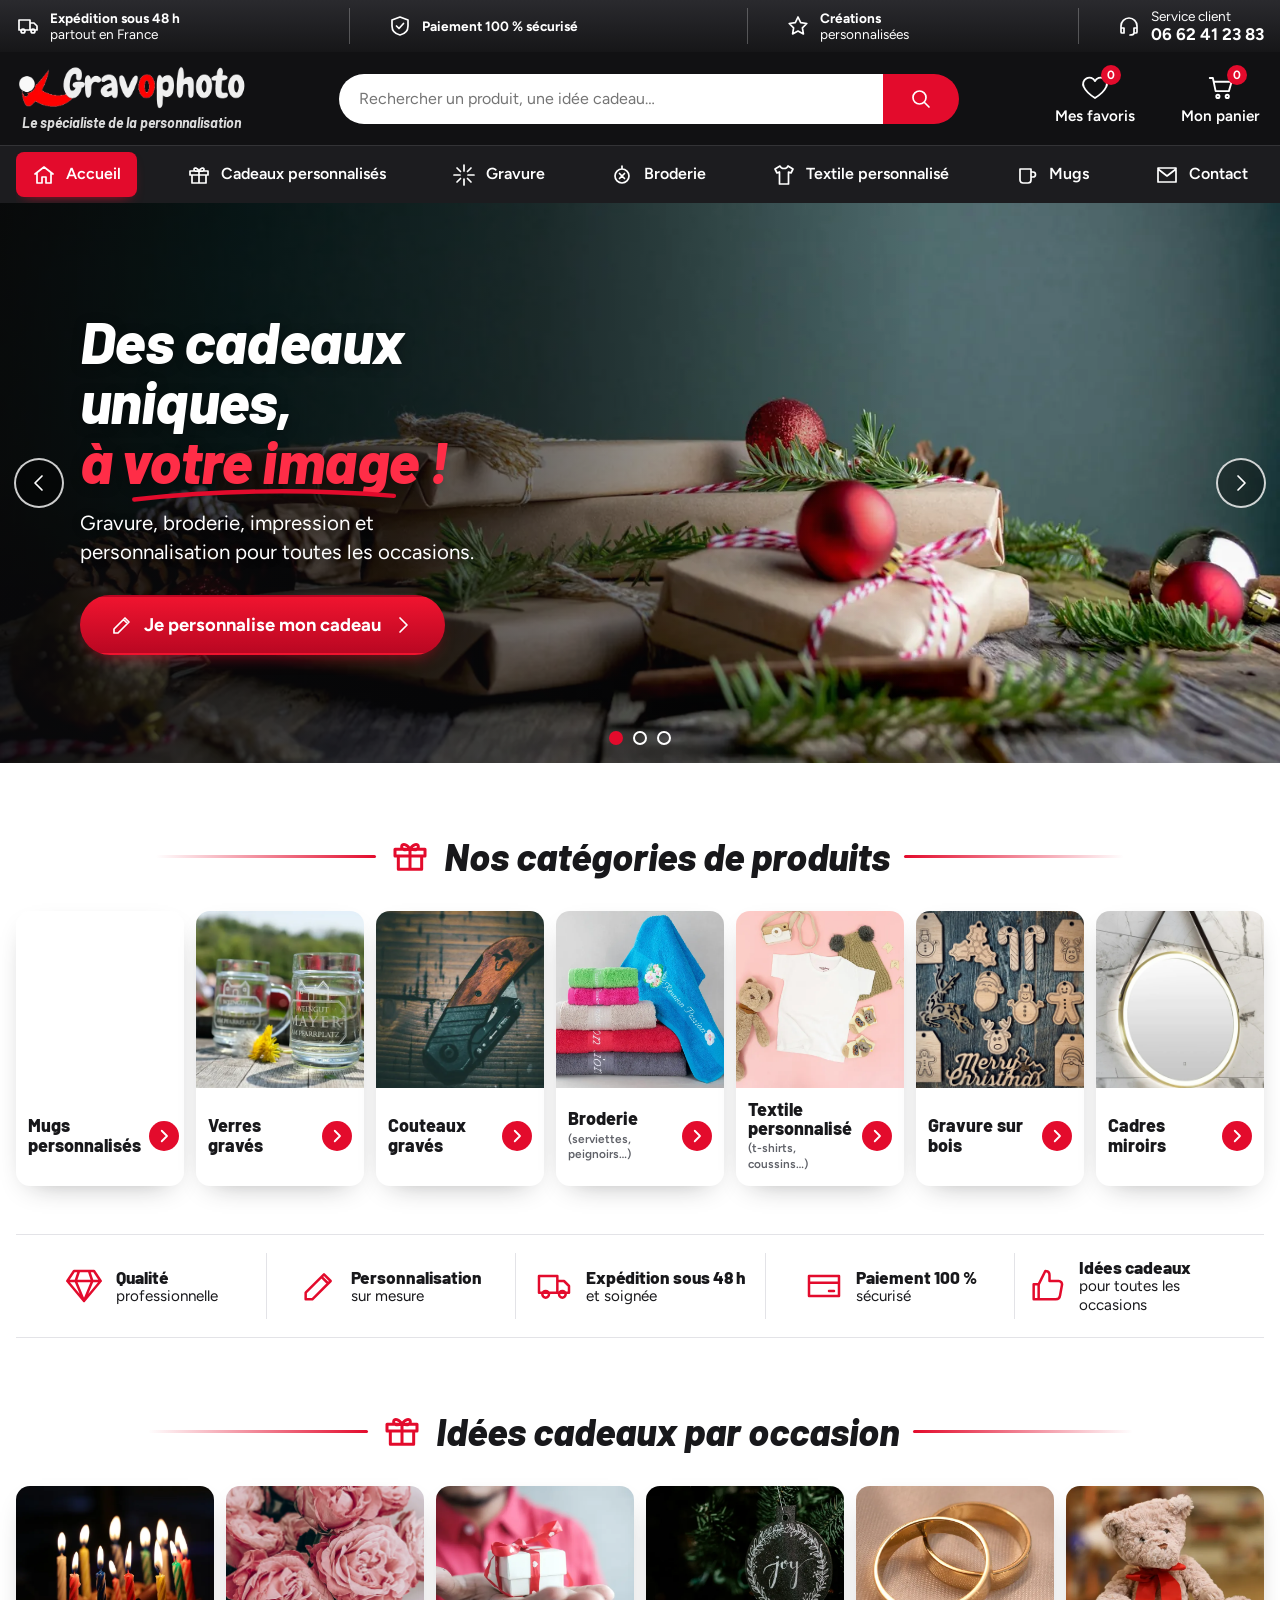
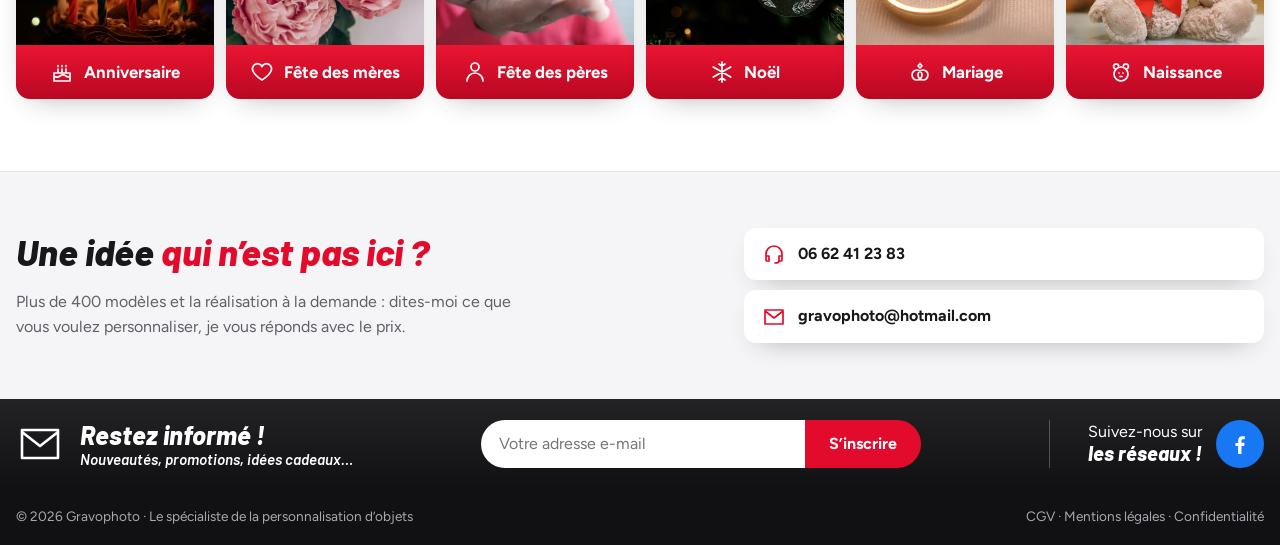
<file: index.html>
<!doctype html>
<html lang="fr">
<head>
<meta charset="utf-8">
<meta name="viewport" content="width=device-width,initial-scale=1">
<title>Gravophoto — Cadeaux personnalisés : gravure, broderie, mugs et t-shirts</title>
<meta name="description" content="Mugs, t-shirts, serviettes brodées, gravure sur verre, bois, couteaux et miroirs : vos cadeaux personnalisés avec votre photo ou votre prénom. Expédition sous 48 h.">
<meta name="robots" content="noindex,nofollow">
<link rel="canonical" href="https://shigyn.github.io/gravophoto/">
<meta property="og:type" content="website">
<meta property="og:locale" content="fr_FR">
<meta property="og:site_name" content="Gravophoto">
<meta property="og:title" content="Gravophoto — Cadeaux personnalisés : gravure, broderie, mugs et t-shirts">
<meta property="og:description" content="Mugs, t-shirts, serviettes brodées, gravure sur verre, bois, couteaux et miroirs : vos cadeaux personnalisés avec votre photo ou votre prénom. Expédition sous 48 h.">
<meta property="og:image" content="https://shigyn.github.io/gravophoto/photos/partage.jpg">
<meta name="theme-color" content="#111113">
<link rel="icon" href="data:image/svg+xml,%3Csvg xmlns='http://www.w3.org/2000/svg' viewBox='0 0 32 32'%3E%3Crect width='32' height='32' rx='8' fill='%23e30b2c'/%3E%3Ctext x='16' y='23' font-size='20' font-weight='700' text-anchor='middle' fill='%23fff' font-family='Arial'%3EG%3C/text%3E%3C/svg%3E">
<link rel="preconnect" href="https://fonts.googleapis.com">
<link rel="preconnect" href="https://fonts.gstatic.com" crossorigin>
<link href="https://fonts.googleapis.com/css2?family=Barlow:ital,wght@0,600;0,700;0,800;1,700;1,800&family=Figtree:wght@400;600;700&family=Pacifico&family=Baloo+2:wght@700&display=swap" rel="stylesheet">
<link rel="stylesheet" href="assets/style.css?v=4">
<script type="application/ld+json">{"@context":"https://schema.org","@graph":[{"@type":"LocalBusiness","@id":"https://shigyn.github.io/gravophoto/#entreprise","name":"Gravophoto","description":"Cadeaux personnalisés avec votre photo ou votre prénom : mugs, t-shirts, broderie, gravure sur verre, bois, couteaux et miroirs. Expédition sous 48 h partout en France.","slogan":"Le spécialiste de la personnalisation d’objets","url":"https://shigyn.github.io/gravophoto/","logo":"https://shigyn.github.io/gravophoto/photos/logo.webp","image":"https://shigyn.github.io/gravophoto/photos/partage.jpg","telephone":"+33662412383","email":"gravophoto@hotmail.com","address":{"@type":"PostalAddress","addressLocality":"Ambon","postalCode":"56190","addressRegion":"Bretagne","addressCountry":"FR"},"areaServed":{"@type":"Country","name":"France"},"sameAs":["https://www.facebook.com/gravophoto72"]},{"@type":"WebSite","url":"https://shigyn.github.io/gravophoto/","name":"Gravophoto","inLanguage":"fr-FR"}]}</script>
</head>
<body class="accueil" data-racine="./">
<a class="evitement" href="#contenu">Aller au contenu</a>

<div class="infos">
  <div class="cadre infos-in">
    <p class="info"><svg viewBox="0 0 24 24" aria-hidden="true" class="ico"><path d="M3 6h11v10H3zM14 9h4l3 3v4h-7M7 19a2 2 0 1 0 0-4 2 2 0 0 0 0 4zM17 19a2 2 0 1 0 0-4 2 2 0 0 0 0 4z"/></svg><span><b>Expédition sous 48 h</b>partout en France</span></p>
    <p class="info"><svg viewBox="0 0 24 24" aria-hidden="true" class="ico"><path d="M12 3l8 3v6c0 5-3.5 8-8 9-4.5-1-8-4-8-9V6zM8.5 12l2.5 2.5 4.5-5"/></svg><span><b>Paiement 100 % sécurisé</b></span></p>
    <p class="info"><svg viewBox="0 0 24 24" aria-hidden="true" class="ico"><path d="M12 3l2.7 5.6 6.1.9-4.4 4.3 1 6.1L12 17l-5.4 2.9 1-6.1L3.2 9.5l6.1-.9z"/></svg><span><b>Créations</b>personnalisées</span></p>
    <a class="info info-tel" href="tel:+33662412383"><svg viewBox="0 0 24 24" aria-hidden="true" class="ico"><path d="M4 15v-3a8 8 0 0 1 16 0v3M4 14h3v5H5a1 1 0 0 1-1-1zM20 14h-3v5h2a1 1 0 0 0 1-1zM17 19c0 1.5-2 2-4 2"/></svg><span>Service client<b>06 62 41 23 83</b></span></a>
  </div>
</div>
<header class="entete">
  <div class="cadre entete-in">
    <a class="marque" href="./" aria-label="Gravophoto, accueil"><img src="photos/logo-blanc.webp" alt="Gravophoto" width="640" height="127"><span>Le spécialiste de la personnalisation</span></a>
    <form class="recherche" role="search" data-recherche>
      <input type="search" name="q" placeholder="Rechercher un produit, une idée cadeau…" aria-label="Rechercher un produit ou une idée cadeau" autocomplete="off">
      <button type="submit" aria-label="Rechercher"><svg viewBox="0 0 24 24" aria-hidden="true" class="ico"><path d="M10.5 17a6.5 6.5 0 1 0 0-13 6.5 6.5 0 0 0 0 13zM15.5 15.5L20 20"/></svg></button>
      <ul class="resultats" data-resultats hidden></ul>
    </form>
    <div class="actions">
      <button type="button" class="action" data-ouvrir="favoris"><svg viewBox="0 0 24 24" aria-hidden="true" class="ico"><path d="M12 20s-7-4.4-9-9A4.8 4.8 0 0 1 12 6.5 4.8 4.8 0 0 1 21 11c-2 4.6-9 9-9 9z"/></svg><span class="action-nom">Mes favoris</span><span class="compte" data-compte-favoris>0</span></button>
      <button type="button" class="action" data-ouvrir="panier"><svg viewBox="0 0 24 24" aria-hidden="true" class="ico"><path d="M3 4h2.5l2.2 10.5h10.6L20.5 7H6.3M9.5 20a1.3 1.3 0 1 0 0-2.6 1.3 1.3 0 0 0 0 2.6zM17 20a1.3 1.3 0 1 0 0-2.6 1.3 1.3 0 0 0 0 2.6z"/></svg><span class="action-nom">Mon panier</span><span class="compte" data-compte-panier>0</span></button>
    </div>
  </div>
</header>
<nav class="nav" aria-label="Navigation principale">
  <div class="cadre nav-in">
    <a href="./" class="actif" aria-current="page"><svg viewBox="0 0 24 24" aria-hidden="true" class="ico"><path d="M3 11l9-7 9 7M5 9.5V20h5v-6h4v6h5V9.5"/></svg>Accueil</a>
    <a href="#categories"><svg viewBox="0 0 24 24" aria-hidden="true" class="ico"><path d="M3 8h18v4H3zM5 12v8h14v-8M12 8v12M12 8c-1.5-3-5-4-5-1.5S10 8 12 8zm0 0c1.5-3 5-4 5-1.5S14 8 12 8z"/></svg>Cadeaux personnalisés</a>
    <a href="./gravure-et-objets/"><svg viewBox="0 0 24 24" aria-hidden="true" class="ico"><path d="M12 2v6M12 16v6M2 12h6M16 12h6M5 5l3.5 3.5M15.5 15.5L19 19M19 5l-3.5 3.5M8.5 15.5L5 19"/></svg>Gravure</a>
    <a href="./serviette-brodee/"><svg viewBox="0 0 24 24" aria-hidden="true" class="ico"><path d="M12 20a7 7 0 1 0 0-14 7 7 0 0 0 0 14zM12 3v3M9.5 10.5l5 5M14.5 10.5l-5 5"/></svg>Broderie</a>
    <a href="./t-shirt-enfant-personnalise/"><svg viewBox="0 0 24 24" aria-hidden="true" class="ico"><path d="M8 3L3 6l2 4 2.5-1V21h9V9l2.5 1 2-4-5-3c-.5 1.5-2 2.5-4 2.5S8.5 4.5 8 3z"/></svg>Textile personnalisé</a>
    <a href="./mug-personnalise/"><svg viewBox="0 0 24 24" aria-hidden="true" class="ico"><path d="M5 6h11v11a3 3 0 0 1-3 3H8a3 3 0 0 1-3-3zM16 9h2a2.5 2.5 0 0 1 0 5h-2"/></svg>Mugs</a>
    <a href="#contact"><svg viewBox="0 0 24 24" aria-hidden="true" class="ico"><path d="M3 5h18v14H3zM3 6l9 7 9-7"/></svg>Contact</a>
  </div>
</nav>

<main id="contenu">

<section class="carrousel" data-carrousel aria-roledescription="carrousel" aria-label="À la une">
  <div class="diapo active" aria-roledescription="diapositive" aria-label="1 sur 3">
    <img class="diapo-fond" src="photos/fond-cadeaux-800.webp" srcset="photos/fond-cadeaux-800.webp 800w, photos/fond-cadeaux-1600.webp 1600w" sizes="100vw" alt="" width="1600" height="1064" fetchpriority="high" decoding="async">
    <div class="cadre diapo-texte">
      <h1 class="diapo-titre">Des cadeaux uniques,<em>à votre image !<svg viewBox="0 0 300 18" aria-hidden="true"><path d="M4 14 Q 150 -2 296 10"/></svg></em></h1>
      <p class="diapo-chapo">Gravure, broderie, impression et personnalisation pour toutes les occasions.</p>
      <a class="bouton bouton-rouge bouton-grand" href="./mug-personnalise/"><svg viewBox="0 0 24 24" aria-hidden="true" class="ico"><path d="M4 20h4L19 9l-4-4L4 16zM13.5 6.5l4 4"/></svg> Je personnalise mon cadeau <svg viewBox="0 0 24 24" aria-hidden="true" class="ico"><path d="M9 5l7 7-7 7"/></svg></a>
    </div>
  </div>
  <div class="diapo" aria-roledescription="diapositive" aria-label="2 sur 3" inert>
    <img class="diapo-fond" src="photos/mug-fenetre-800.webp" srcset="photos/mug-fenetre-800.webp 800w, photos/mug-fenetre-1600.webp 1328w" sizes="100vw" alt="" width="1328" height="1332" loading="lazy" decoding="async">
    <div class="cadre diapo-texte">
      <p class="diapo-titre">Votre photo sur un mug,<em>dès 12 € !<svg viewBox="0 0 300 18" aria-hidden="true"><path d="M4 14 Q 150 -2 296 10"/></svg></em></p>
      <p class="diapo-chapo">Votre photo et votre texte, vous voyez le résultat en direct avant de commander.</p>
      <a class="bouton bouton-rouge bouton-grand" href="./mug-personnalise/"><svg viewBox="0 0 24 24" aria-hidden="true" class="ico"><path d="M4 20h4L19 9l-4-4L4 16zM13.5 6.5l4 4"/></svg> Je crée mon mug <svg viewBox="0 0 24 24" aria-hidden="true" class="ico"><path d="M9 5l7 7-7 7"/></svg></a>
    </div>
  </div>
  <div class="diapo" aria-roledescription="diapositive" aria-label="3 sur 3" inert>
    <img class="diapo-fond" src="photos/fond-noel-800.webp" srcset="photos/fond-noel-800.webp 800w, photos/fond-noel-1600.webp 1600w" sizes="100vw" alt="" width="1600" height="1881" loading="lazy" decoding="async">
    <div class="cadre diapo-texte">
      <p class="diapo-titre">Noël approche :<em>pensez personnalisé !<svg viewBox="0 0 300 18" aria-hidden="true"><path d="M4 14 Q 150 -2 296 10"/></svg></em></p>
      <p class="diapo-chapo">Un prénom, une photo, un message : le cadeau qu’on ne trouve nulle part ailleurs.</p>
      <a class="bouton bouton-rouge bouton-grand" href="#occasions"><svg viewBox="0 0 24 24" aria-hidden="true" class="ico"><path d="M4 20h4L19 9l-4-4L4 16zM13.5 6.5l4 4"/></svg> Voir les idées cadeaux <svg viewBox="0 0 24 24" aria-hidden="true" class="ico"><path d="M9 5l7 7-7 7"/></svg></a>
    </div>
  </div>
  <button type="button" class="fleche fleche-g" data-prec aria-label="Diapositive précédente"><svg viewBox="0 0 24 24" aria-hidden="true" class="ico"><path d="M15 5l-7 7 7 7"/></svg></button>
  <button type="button" class="fleche fleche-d" data-suiv aria-label="Diapositive suivante"><svg viewBox="0 0 24 24" aria-hidden="true" class="ico"><path d="M9 5l7 7-7 7"/></svg></button>
  <div class="points-diapo"><button type="button" data-aller="0" aria-label="Diapositive 1" aria-current="true"></button><button type="button" data-aller="1" aria-label="Diapositive 2"></button><button type="button" data-aller="2" aria-label="Diapositive 3"></button></div>
</section>

<section class="section">
  <div class="cadre">
    <h2 class="titre-section" id="categories"><span class="trait" aria-hidden="true"></span><svg viewBox="0 0 24 24" aria-hidden="true" class="ico"><path d="M3 8h18v4H3zM5 12v8h14v-8M12 8v12M12 8c-1.5-3-5-4-5-1.5S10 8 12 8zm0 0c1.5-3 5-4 5-1.5S14 8 12 8z"/></svg><span>Nos catégories de produits</span><span class="trait" aria-hidden="true"></span></h2>
    <div class="categories">
      <a class="categorie" href="./mug-personnalise/"><figure><img src="photos/mug-fenetre-800.webp" srcset="photos/mug-fenetre-800.webp 800w, photos/mug-fenetre-1600.webp 1328w" sizes="(min-width: 1100px) 15vw, 45vw" alt="" width="1328" height="1332" loading="lazy" decoding="async"></figure><span class="categorie-nom"><span>Mugs personnalisés</span><i><svg viewBox="0 0 24 24" aria-hidden="true" class="ico"><path d="M9 5l7 7-7 7"/></svg></i></span></a>
      <a class="categorie" href="./gravure-et-objets/#verres"><figure><img src="photos/gravure-verres-800.webp" srcset="photos/gravure-verres-800.webp 800w, photos/gravure-verres-1600.webp 1600w" sizes="(min-width: 1100px) 15vw, 45vw" alt="" width="1600" height="900" loading="lazy" decoding="async"></figure><span class="categorie-nom"><span>Verres gravés</span><i><svg viewBox="0 0 24 24" aria-hidden="true" class="ico"><path d="M9 5l7 7-7 7"/></svg></i></span></a>
      <a class="categorie" href="./gravure-et-objets/#couteaux"><figure><img src="photos/couteau-800.webp" srcset="photos/couteau-800.webp 800w, photos/couteau-1600.webp 1600w" sizes="(min-width: 1100px) 15vw, 45vw" alt="" width="1600" height="1067" loading="lazy" decoding="async"></figure><span class="categorie-nom"><span>Couteaux gravés</span><i><svg viewBox="0 0 24 24" aria-hidden="true" class="ico"><path d="M9 5l7 7-7 7"/></svg></i></span></a>
      <a class="categorie" href="./serviette-brodee/"><figure><img src="photos/serviettes-brodees-800.webp" srcset="photos/serviettes-brodees-800.webp 800w, photos/serviettes-brodees-1600.webp 1600w" sizes="(min-width: 1100px) 15vw, 45vw" alt="" width="1600" height="1333" loading="lazy" decoding="async"></figure><span class="categorie-nom"><span>Broderie<small>(serviettes, peignoirs…)</small></span><i><svg viewBox="0 0 24 24" aria-hidden="true" class="ico"><path d="M9 5l7 7-7 7"/></svg></i></span></a>
      <a class="categorie" href="./t-shirt-enfant-personnalise/"><figure><img src="photos/tshirt-enfant-800.webp" srcset="photos/tshirt-enfant-800.webp 800w, photos/tshirt-enfant-1600.webp 1600w" sizes="(min-width: 1100px) 15vw, 45vw" alt="" width="1600" height="1202" loading="lazy" decoding="async"></figure><span class="categorie-nom"><span>Textile personnalisé<small>(t-shirts, coussins…)</small></span><i><svg viewBox="0 0 24 24" aria-hidden="true" class="ico"><path d="M9 5l7 7-7 7"/></svg></i></span></a>
      <a class="categorie" href="./gravure-et-objets/#bois"><figure><img src="photos/gravure-bois-800.webp" srcset="photos/gravure-bois-800.webp 800w, photos/gravure-bois-1600.webp 1600w" sizes="(min-width: 1100px) 15vw, 45vw" alt="" width="1600" height="1480" loading="lazy" decoding="async"></figure><span class="categorie-nom"><span>Gravure sur bois</span><i><svg viewBox="0 0 24 24" aria-hidden="true" class="ico"><path d="M9 5l7 7-7 7"/></svg></i></span></a>
      <a class="categorie" href="./gravure-et-objets/#miroirs"><figure><img src="photos/miroir-led-800.webp" srcset="photos/miroir-led-800.webp 800w, photos/miroir-led-1600.webp 1600w" sizes="(min-width: 1100px) 15vw, 45vw" alt="" width="1600" height="2400" loading="lazy" decoding="async"></figure><span class="categorie-nom"><span>Cadres miroirs</span><i><svg viewBox="0 0 24 24" aria-hidden="true" class="ico"><path d="M9 5l7 7-7 7"/></svg></i></span></a>
    </div>
    <ul class="atouts"><li><svg viewBox="0 0 24 24" aria-hidden="true" class="ico"><path d="M6 3h12l4 6-10 12L2 9zM2 9h20M9 3l-2 6 5 12 5-12-2-6"/></svg><span><b>Qualité</b>professionnelle</span></li><li><svg viewBox="0 0 24 24" aria-hidden="true" class="ico"><path d="M4 20h4L19 9l-4-4L4 16zM13.5 6.5l4 4"/></svg><span><b>Personnalisation</b>sur mesure</span></li><li><svg viewBox="0 0 24 24" aria-hidden="true" class="ico"><path d="M3 6h11v10H3zM14 9h4l3 3v4h-7M7 19a2 2 0 1 0 0-4 2 2 0 0 0 0 4zM17 19a2 2 0 1 0 0-4 2 2 0 0 0 0 4z"/></svg><span><b>Expédition sous 48 h</b>et soignée</span></li><li><svg viewBox="0 0 24 24" aria-hidden="true" class="ico"><path d="M3 6h18v12H3zM3 10h18M15 15h3"/></svg><span><b>Paiement 100 %</b>sécurisé</span></li><li><svg viewBox="0 0 24 24" aria-hidden="true" class="ico"><path d="M7 11v9H4v-9zM7 11l4-8c1.5 0 2.5 1 2.5 2.5V9h5.5a2 2 0 0 1 2 2.3l-1.2 6.5A2.5 2.5 0 0 1 17.3 20H7"/></svg><span><b>Idées cadeaux</b>pour toutes les occasions</span></li></ul>
  </div>
</section>

<section class="section section-occasions">
  <div class="cadre">
    <h2 class="titre-section" id="occasions"><span class="trait" aria-hidden="true"></span><svg viewBox="0 0 24 24" aria-hidden="true" class="ico"><path d="M3 8h18v4H3zM5 12v8h14v-8M12 8v12M12 8c-1.5-3-5-4-5-1.5S10 8 12 8zm0 0c1.5-3 5-4 5-1.5S14 8 12 8z"/></svg><span>Idées cadeaux par occasion</span><span class="trait" aria-hidden="true"></span></h2>
    <div class="occasions">
      <a class="occasion" href="./mug-personnalise/?texte=Joyeux+anniversaire"><figure><img src="photos/anniversaire-800.webp" srcset="photos/anniversaire-800.webp 800w, photos/anniversaire-1600.webp 1600w" sizes="(min-width: 1100px) 16vw, 45vw" alt="" width="1600" height="1067" loading="lazy" decoding="async"></figure><span class="occasion-nom"><svg viewBox="0 0 24 24" aria-hidden="true" class="ico"><path d="M4 21h16v-8H4zM4 16c2 1.5 4 1.5 6 0s4-1.5 6 0 3 1 4 0M8 13V9M12 13V9M16 13V9M8 5.5v1M12 5.5v1M16 5.5v1"/></svg>Anniversaire</span></a>
      <a class="occasion" href="./mug-personnalise/?texte=Super+Maman"><figure><img src="photos/fleurs-800.webp" srcset="photos/fleurs-800.webp 800w, photos/fleurs-1600.webp 1600w" sizes="(min-width: 1100px) 16vw, 45vw" alt="" width="1600" height="2844" loading="lazy" decoding="async"></figure><span class="occasion-nom"><svg viewBox="0 0 24 24" aria-hidden="true" class="ico"><path d="M12 20s-7-4.4-9-9A4.8 4.8 0 0 1 12 6.5 4.8 4.8 0 0 1 21 11c-2 4.6-9 9-9 9z"/></svg>Fête des mères</span></a>
      <a class="occasion" href="./mug-personnalise/?texte=Super+Papa"><figure><img src="photos/cadeau-papa-800.webp" srcset="photos/cadeau-papa-800.webp 800w, photos/cadeau-papa-1600.webp 1600w" sizes="(min-width: 1100px) 16vw, 45vw" alt="" width="1600" height="1067" loading="lazy" decoding="async"></figure><span class="occasion-nom"><svg viewBox="0 0 24 24" aria-hidden="true" class="ico"><path d="M12 11a4 4 0 1 0 0-8 4 4 0 0 0 0 8zM4 21a8 8 0 0 1 16 0"/></svg>Fête des pères</span></a>
      <a class="occasion" href="./t-shirt-enfant-personnalise/?texte=Joyeux+No%C3%ABl"><figure><img src="photos/boule-noel-800.webp" srcset="photos/boule-noel-800.webp 800w, photos/boule-noel-1600.webp 1600w" sizes="(min-width: 1100px) 16vw, 45vw" alt="" width="1600" height="1067" loading="lazy" decoding="async"></figure><span class="occasion-nom"><svg viewBox="0 0 24 24" aria-hidden="true" class="ico"><path d="M12 2v20M3.3 7l17.4 10M20.7 7L3.3 17M9 4l3 2 3-2M9 20l3-2 3 2"/></svg>Noël</span></a>
      <a class="occasion" href="./serviette-brodee/?texte=Mr+%26+Mme"><figure><img src="photos/alliances-800.webp" srcset="photos/alliances-800.webp 800w, photos/alliances-1600.webp 1600w" sizes="(min-width: 1100px) 16vw, 45vw" alt="" width="1600" height="1063" loading="lazy" decoding="async"></figure><span class="occasion-nom"><svg viewBox="0 0 24 24" aria-hidden="true" class="ico"><path d="M9 20a5 5 0 1 0 0-10 5 5 0 0 0 0 10zM15 20a5 5 0 1 0 0-10 5 5 0 0 0 0 10zM10 6l2-2.5L14 6l-2 2z"/></svg>Mariage</span></a>
      <a class="occasion" href="./serviette-brodee/?texte=Bienvenue+L%C3%A9o"><figure><img src="photos/ourson-800.webp" srcset="photos/ourson-800.webp 800w, photos/ourson-1600.webp 1600w" sizes="(min-width: 1100px) 16vw, 45vw" alt="" width="1600" height="1067" loading="lazy" decoding="async"></figure><span class="occasion-nom"><svg viewBox="0 0 24 24" aria-hidden="true" class="ico"><path d="M12 21a7 7 0 1 0 0-14 7 7 0 0 0 0 14zM6.6 9a2.6 2.6 0 1 1 3-3.4M17.4 9a2.6 2.6 0 1 0-3-3.4M10 13h.01M14 13h.01M11 16.5h2"/></svg>Naissance</span></a>
    </div>
  </div>
</section>
</main>

<section class="contact" id="contact">
  <div class="cadre contact-in">
    <div>
      <h2>Une idée <em>qui n’est pas ici ?</em></h2>
      <p>Plus de 400 modèles et la réalisation à la demande : dites-moi ce que vous voulez personnaliser, je vous réponds avec le prix.</p>
    </div>
    <div class="contact-liens">
      <a href="tel:+33662412383"><svg viewBox="0 0 24 24" aria-hidden="true" class="ico"><path d="M4 15v-3a8 8 0 0 1 16 0v3M4 14h3v5H5a1 1 0 0 1-1-1zM20 14h-3v5h2a1 1 0 0 0 1-1zM17 19c0 1.5-2 2-4 2"/></svg> 06 62 41 23 83</a>
      <a href="mailto:gravophoto@hotmail.com"><svg viewBox="0 0 24 24" aria-hidden="true" class="ico"><path d="M3 5h18v14H3zM3 6l9 7 9-7"/></svg> gravophoto@hotmail.com</a>
    </div>
  </div>
</section>

<section class="lettre">
  <div class="cadre lettre-in">
    <div class="lettre-titre"><svg viewBox="0 0 24 24" aria-hidden="true" class="ico"><path d="M3 5h18v14H3zM3 6l9 7 9-7"/></svg><p><b>Restez informé !</b>Nouveautés, promotions, idées cadeaux…</p></div>
    <form class="lettre-form" data-lettre>
      <input type="email" name="email" placeholder="Votre adresse e-mail" aria-label="Votre adresse e-mail" required autocomplete="email">
      <button type="submit">S’inscrire</button>
      <p class="lettre-note" data-lettre-note hidden>Merci ! Ceci est un aperçu : l’inscription sera branchée à la mise en ligne.</p>
    </form>
    <div class="reseaux"><p>Suivez-nous sur<b>les réseaux !</b></p><a href="https://www.facebook.com/gravophoto72" target="_blank" rel="noopener" aria-label="Gravophoto sur Facebook"><svg viewBox="0 0 24 24" aria-hidden="true" class="ico-plein"><path d="M13.5 22v-8h2.7l.4-3.2h-3.1V8.8c0-.9.3-1.6 1.6-1.6h1.7V4.4c-.3 0-1.3-.1-2.5-.1-2.5 0-4.2 1.5-4.2 4.3v2.3H7.4V14h2.7v8z"/></svg></a></div>
  </div>
</section>

<footer class="pied">
  <div class="cadre pied-in">
    <span>© 2026 Gravophoto · Le spécialiste de la personnalisation d’objets</span>
    <span><a href="cgv/">CGV</a> · <a href="mentions-legales/">Mentions légales</a> · <a href="confidentialite/">Confidentialité</a></span>
  </div>
</footer>

<div class="voile" data-voile hidden></div>
<aside class="tiroir" data-tiroir="panier" aria-label="Votre panier" aria-hidden="true" inert>
  <div class="tiroir-tete"><h2>Votre panier</h2><button type="button" class="fermer" data-fermer aria-label="Fermer le panier">×</button></div>
  <div class="tiroir-corps" data-lignes></div>
  <div class="tiroir-pied">
    <div class="seuil"><p data-seuil-texte></p><div class="seuil-barre"><span data-seuil-barre></span></div></div>
    <p class="total"><span>Total</span><b data-total>0 €</b></p>
    <button class="bouton bouton-rouge" type="button" data-payer>Payer par carte</button>
    <p class="note" data-note-paiement hidden>Ceci est un aperçu : le paiement par carte sera branché à la mise en ligne, rien n’est débité ni envoyé.</p>
  </div>
</aside>
<aside class="tiroir" data-tiroir="favoris" aria-label="Vos favoris" aria-hidden="true" inert>
  <div class="tiroir-tete"><h2>Mes favoris</h2><button type="button" class="fermer" data-fermer aria-label="Fermer les favoris">×</button></div>
  <div class="tiroir-corps" data-favoris></div>
</aside>

<script type="application/json" id="index-recherche">[{"t":"Mug personnalisé","u":"mug-personnalise/","k":"Mug céramique 325 ml personnalisé avec votre photo et votre texte, à partir de 12 €. Résiste au lave-vaisselle et au micro-ondes. Expédition sous 48 h."},{"t":"T-shirt enfant personnalisé","u":"t-shirt-enfant-personnalise/","k":"T-shirt enfant personnalisé à 15 € : un motif et son prénom au choix, ou votre propre image. Aspect et toucher coton, 140 g. Expédition sous 48 h."},{"t":"Serviette brodée","u":"serviette-brodee/","k":"Serviette brodée avec votre prénom ou votre texte : 2 tailles (50 × 90 cm à 25 €, 70 × 135 cm à 35 €) et 10 coloris au choix. Expédition sous 48 h."},{"t":"Verres gravés","u":"gravure-et-objets/#verres","k":"Verres et chopes, un prénom ou un message. gravure"},{"t":"Couteaux gravés","u":"gravure-et-objets/#couteaux","k":"Un prénom, une date ou un motif sur la lame. gravure"},{"t":"Gravure sur bois","u":"gravure-et-objets/#bois","k":"Plaques, étiquettes et décorations. gravure"},{"t":"Cadres et miroirs","u":"gravure-et-objets/#miroirs","k":"Dont le miroir à cadre LED gravé. gravure"},{"t":"Pendentifs gravés","u":"gravure-et-objets/#pendentifs","k":"Un prénom ou une date, à garder sur soi. gravure"},{"t":"Housses de coussin","u":"gravure-et-objets/#coussins","k":"Motif et prénom au choix, ou votre photo. gravure"},{"t":"Boules de Noël","u":"gravure-et-objets/#noel","k":"Personnalisées avec un prénom ou un motif. gravure"},{"t":"Plaque métal 15 × 20 cm","u":"gravure-et-objets/#aussi","k":"broderie"},{"t":"Doudou enfant brodé","u":"gravure-et-objets/#aussi","k":"broderie"},{"t":"Peignoir adulte brodé","u":"gravure-et-objets/#aussi","k":"broderie"},{"t":"Peignoir enfant brodé","u":"gravure-et-objets/#aussi","k":"broderie"},{"t":"T-shirt adulte personnalisé","u":"gravure-et-objets/#aussi","k":"broderie"},{"t":"Idée cadeau : Anniversaire","u":"mug-personnalise/?texte=Joyeux+anniversaire","k":"cadeau occasion"},{"t":"Idée cadeau : Fête des mères","u":"mug-personnalise/?texte=Super+Maman","k":"cadeau occasion"},{"t":"Idée cadeau : Fête des pères","u":"mug-personnalise/?texte=Super+Papa","k":"cadeau occasion"},{"t":"Idée cadeau : Noël","u":"t-shirt-enfant-personnalise/?texte=Joyeux+No%C3%ABl","k":"cadeau occasion"},{"t":"Idée cadeau : Mariage","u":"serviette-brodee/?texte=Mr+%26+Mme","k":"cadeau occasion"},{"t":"Idée cadeau : Naissance","u":"serviette-brodee/?texte=Bienvenue+L%C3%A9o","k":"cadeau occasion"}]</script>
<script>
  window.LOCWEB_CONFIG = {
    supabaseUrl: 'https://ibqawtgnucakzdldnitj.supabase.co',
    supabaseAnonKey: 'sb_publishable_rpLrUo4Cqnfl8zSohDqO0A_Q5Vkj2Hk',
    clientId: '',
    ga4Id: ''
  };
</script>
<script src="mesure.js" defer></script>
<script src="assets/site.js?v=4" defer></script>
</body>
</html>
</file>
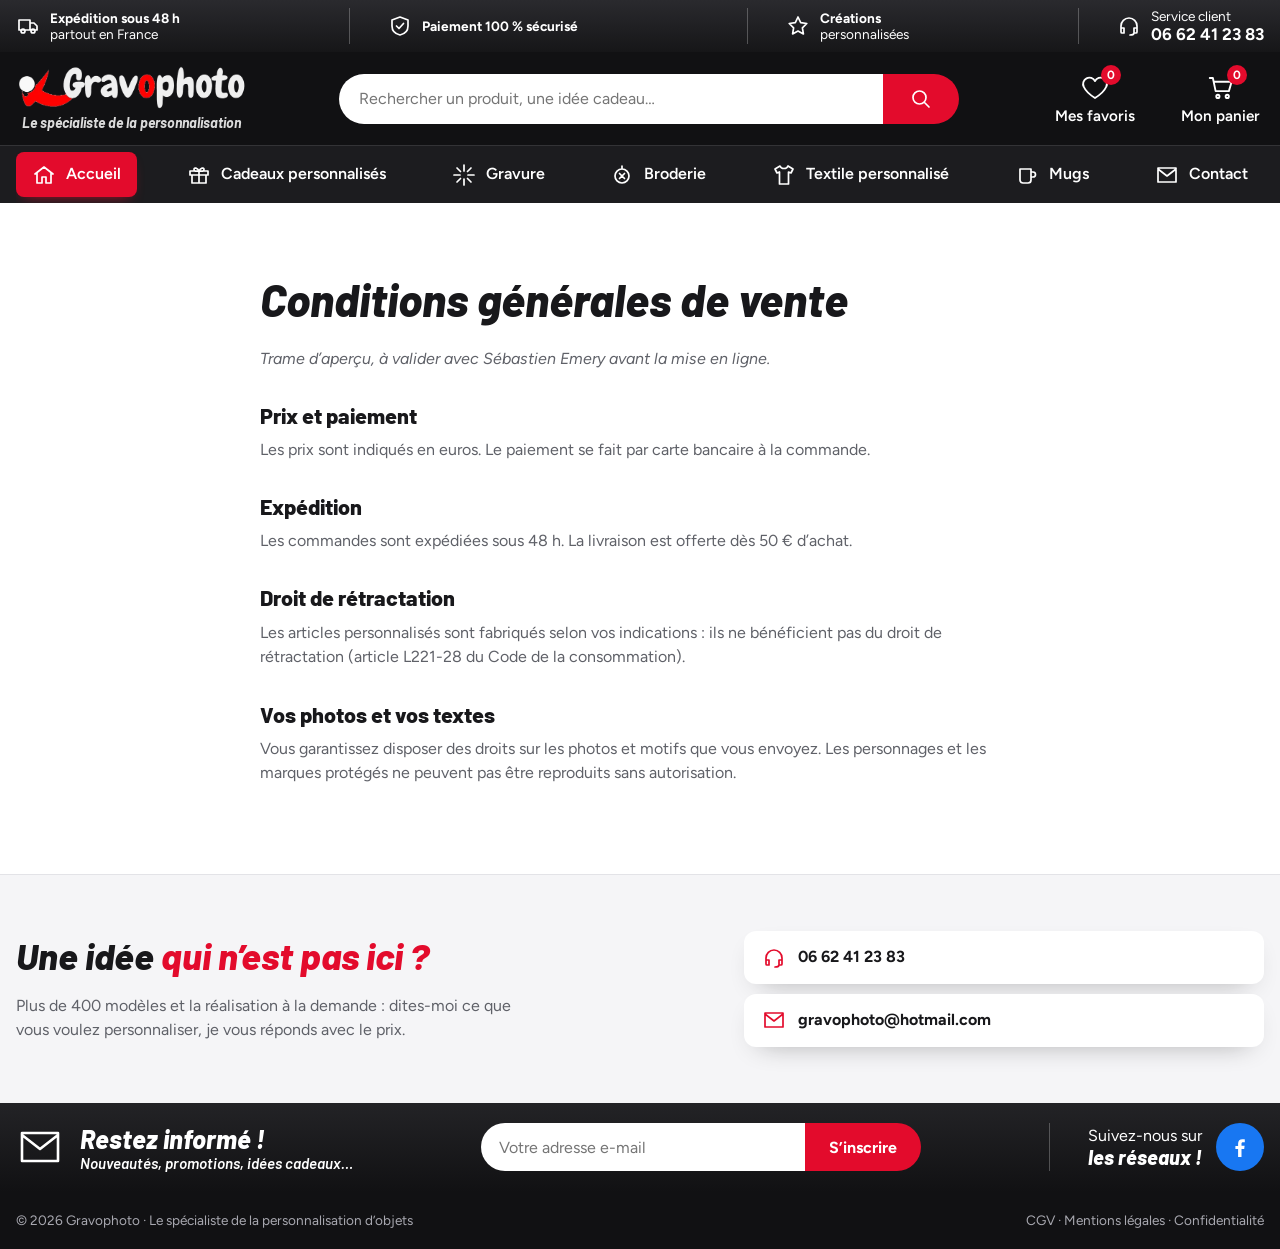
<file: cgv/index.html>
<!doctype html>
<html lang="fr">
<head>
<meta charset="utf-8">
<meta name="viewport" content="width=device-width,initial-scale=1">
<title>Conditions générales de vente — Gravophoto</title>
<meta name="description" content="Conditions générales de vente de Gravophoto.">
<meta name="robots" content="noindex,nofollow">
<link rel="canonical" href="https://shigyn.github.io/gravophoto/cgv/">
<meta property="og:type" content="website">
<meta property="og:locale" content="fr_FR">
<meta property="og:site_name" content="Gravophoto">
<meta property="og:title" content="Conditions générales de vente — Gravophoto">
<meta property="og:description" content="Conditions générales de vente de Gravophoto.">
<meta property="og:image" content="https://shigyn.github.io/gravophoto/photos/partage.jpg">
<meta name="theme-color" content="#111113">
<link rel="icon" href="data:image/svg+xml,%3Csvg xmlns='http://www.w3.org/2000/svg' viewBox='0 0 32 32'%3E%3Crect width='32' height='32' rx='8' fill='%23e30b2c'/%3E%3Ctext x='16' y='23' font-size='20' font-weight='700' text-anchor='middle' fill='%23fff' font-family='Arial'%3EG%3C/text%3E%3C/svg%3E">
<link rel="preconnect" href="https://fonts.googleapis.com">
<link rel="preconnect" href="https://fonts.gstatic.com" crossorigin>
<link href="https://fonts.googleapis.com/css2?family=Barlow:ital,wght@0,600;0,700;0,800;1,700;1,800&family=Figtree:wght@400;600;700&family=Pacifico&family=Baloo+2:wght@700&display=swap" rel="stylesheet">
<link rel="stylesheet" href="../assets/style.css?v=4">
<script type="application/ld+json">{"@context":"https://schema.org","@graph":[{"@type":"LocalBusiness","@id":"https://shigyn.github.io/gravophoto/#entreprise","name":"Gravophoto","description":"Cadeaux personnalisés avec votre photo ou votre prénom : mugs, t-shirts, broderie, gravure sur verre, bois, couteaux et miroirs. Expédition sous 48 h partout en France.","slogan":"Le spécialiste de la personnalisation d’objets","url":"https://shigyn.github.io/gravophoto/","logo":"https://shigyn.github.io/gravophoto/photos/logo.webp","image":"https://shigyn.github.io/gravophoto/photos/partage.jpg","telephone":"+33662412383","email":"gravophoto@hotmail.com","address":{"@type":"PostalAddress","addressLocality":"Ambon","postalCode":"56190","addressRegion":"Bretagne","addressCountry":"FR"},"areaServed":{"@type":"Country","name":"France"},"sameAs":["https://www.facebook.com/gravophoto72"]}]}</script>
</head>
<body class="" data-racine="../">
<a class="evitement" href="#contenu">Aller au contenu</a>

<div class="infos">
  <div class="cadre infos-in">
    <p class="info"><svg viewBox="0 0 24 24" aria-hidden="true" class="ico"><path d="M3 6h11v10H3zM14 9h4l3 3v4h-7M7 19a2 2 0 1 0 0-4 2 2 0 0 0 0 4zM17 19a2 2 0 1 0 0-4 2 2 0 0 0 0 4z"/></svg><span><b>Expédition sous 48 h</b>partout en France</span></p>
    <p class="info"><svg viewBox="0 0 24 24" aria-hidden="true" class="ico"><path d="M12 3l8 3v6c0 5-3.5 8-8 9-4.5-1-8-4-8-9V6zM8.5 12l2.5 2.5 4.5-5"/></svg><span><b>Paiement 100 % sécurisé</b></span></p>
    <p class="info"><svg viewBox="0 0 24 24" aria-hidden="true" class="ico"><path d="M12 3l2.7 5.6 6.1.9-4.4 4.3 1 6.1L12 17l-5.4 2.9 1-6.1L3.2 9.5l6.1-.9z"/></svg><span><b>Créations</b>personnalisées</span></p>
    <a class="info info-tel" href="tel:+33662412383"><svg viewBox="0 0 24 24" aria-hidden="true" class="ico"><path d="M4 15v-3a8 8 0 0 1 16 0v3M4 14h3v5H5a1 1 0 0 1-1-1zM20 14h-3v5h2a1 1 0 0 0 1-1zM17 19c0 1.5-2 2-4 2"/></svg><span>Service client<b>06 62 41 23 83</b></span></a>
  </div>
</div>
<header class="entete">
  <div class="cadre entete-in">
    <a class="marque" href="../" aria-label="Gravophoto, accueil"><img src="../photos/logo-blanc.webp" alt="Gravophoto" width="640" height="127"><span>Le spécialiste de la personnalisation</span></a>
    <form class="recherche" role="search" data-recherche>
      <input type="search" name="q" placeholder="Rechercher un produit, une idée cadeau…" aria-label="Rechercher un produit ou une idée cadeau" autocomplete="off">
      <button type="submit" aria-label="Rechercher"><svg viewBox="0 0 24 24" aria-hidden="true" class="ico"><path d="M10.5 17a6.5 6.5 0 1 0 0-13 6.5 6.5 0 0 0 0 13zM15.5 15.5L20 20"/></svg></button>
      <ul class="resultats" data-resultats hidden></ul>
    </form>
    <div class="actions">
      <button type="button" class="action" data-ouvrir="favoris"><svg viewBox="0 0 24 24" aria-hidden="true" class="ico"><path d="M12 20s-7-4.4-9-9A4.8 4.8 0 0 1 12 6.5 4.8 4.8 0 0 1 21 11c-2 4.6-9 9-9 9z"/></svg><span class="action-nom">Mes favoris</span><span class="compte" data-compte-favoris>0</span></button>
      <button type="button" class="action" data-ouvrir="panier"><svg viewBox="0 0 24 24" aria-hidden="true" class="ico"><path d="M3 4h2.5l2.2 10.5h10.6L20.5 7H6.3M9.5 20a1.3 1.3 0 1 0 0-2.6 1.3 1.3 0 0 0 0 2.6zM17 20a1.3 1.3 0 1 0 0-2.6 1.3 1.3 0 0 0 0 2.6z"/></svg><span class="action-nom">Mon panier</span><span class="compte" data-compte-panier>0</span></button>
    </div>
  </div>
</header>
<nav class="nav" aria-label="Navigation principale">
  <div class="cadre nav-in">
    <a href="../" class="actif" aria-current="page"><svg viewBox="0 0 24 24" aria-hidden="true" class="ico"><path d="M3 11l9-7 9 7M5 9.5V20h5v-6h4v6h5V9.5"/></svg>Accueil</a>
    <a href="../#categories"><svg viewBox="0 0 24 24" aria-hidden="true" class="ico"><path d="M3 8h18v4H3zM5 12v8h14v-8M12 8v12M12 8c-1.5-3-5-4-5-1.5S10 8 12 8zm0 0c1.5-3 5-4 5-1.5S14 8 12 8z"/></svg>Cadeaux personnalisés</a>
    <a href="../gravure-et-objets/"><svg viewBox="0 0 24 24" aria-hidden="true" class="ico"><path d="M12 2v6M12 16v6M2 12h6M16 12h6M5 5l3.5 3.5M15.5 15.5L19 19M19 5l-3.5 3.5M8.5 15.5L5 19"/></svg>Gravure</a>
    <a href="../serviette-brodee/"><svg viewBox="0 0 24 24" aria-hidden="true" class="ico"><path d="M12 20a7 7 0 1 0 0-14 7 7 0 0 0 0 14zM12 3v3M9.5 10.5l5 5M14.5 10.5l-5 5"/></svg>Broderie</a>
    <a href="../t-shirt-enfant-personnalise/"><svg viewBox="0 0 24 24" aria-hidden="true" class="ico"><path d="M8 3L3 6l2 4 2.5-1V21h9V9l2.5 1 2-4-5-3c-.5 1.5-2 2.5-4 2.5S8.5 4.5 8 3z"/></svg>Textile personnalisé</a>
    <a href="../mug-personnalise/"><svg viewBox="0 0 24 24" aria-hidden="true" class="ico"><path d="M5 6h11v11a3 3 0 0 1-3 3H8a3 3 0 0 1-3-3zM16 9h2a2.5 2.5 0 0 1 0 5h-2"/></svg>Mugs</a>
    <a href="../#contact"><svg viewBox="0 0 24 24" aria-hidden="true" class="ico"><path d="M3 5h18v14H3zM3 6l9 7 9-7"/></svg>Contact</a>
  </div>
</nav>

<main id="contenu">
<section class="section"><div class="cadre etroit texte-riche"><h1>Conditions générales de vente</h1>
  <p><em>Trame d’aperçu, à valider avec Sébastien Emery avant la mise en ligne.</em></p>
  <h2>Prix et paiement</h2><p>Les prix sont indiqués en euros. Le paiement se fait par carte bancaire à la commande.</p>
  <h2>Expédition</h2><p>Les commandes sont expédiées sous 48 h. La livraison est offerte dès 50 € d’achat.</p>
  <h2>Droit de rétractation</h2><p>Les articles personnalisés sont fabriqués selon vos indications : ils ne bénéficient pas du droit de rétractation (article L221-28 du Code de la consommation).</p>
  <h2>Vos photos et vos textes</h2><p>Vous garantissez disposer des droits sur les photos et motifs que vous envoyez. Les personnages et les marques protégés ne peuvent pas être reproduits sans autorisation.</p></div></section>
</main>

<section class="contact" id="contact">
  <div class="cadre contact-in">
    <div>
      <h2>Une idée <em>qui n’est pas ici ?</em></h2>
      <p>Plus de 400 modèles et la réalisation à la demande : dites-moi ce que vous voulez personnaliser, je vous réponds avec le prix.</p>
    </div>
    <div class="contact-liens">
      <a href="tel:+33662412383"><svg viewBox="0 0 24 24" aria-hidden="true" class="ico"><path d="M4 15v-3a8 8 0 0 1 16 0v3M4 14h3v5H5a1 1 0 0 1-1-1zM20 14h-3v5h2a1 1 0 0 0 1-1zM17 19c0 1.5-2 2-4 2"/></svg> 06 62 41 23 83</a>
      <a href="mailto:gravophoto@hotmail.com"><svg viewBox="0 0 24 24" aria-hidden="true" class="ico"><path d="M3 5h18v14H3zM3 6l9 7 9-7"/></svg> gravophoto@hotmail.com</a>
    </div>
  </div>
</section>

<section class="lettre">
  <div class="cadre lettre-in">
    <div class="lettre-titre"><svg viewBox="0 0 24 24" aria-hidden="true" class="ico"><path d="M3 5h18v14H3zM3 6l9 7 9-7"/></svg><p><b>Restez informé !</b>Nouveautés, promotions, idées cadeaux…</p></div>
    <form class="lettre-form" data-lettre>
      <input type="email" name="email" placeholder="Votre adresse e-mail" aria-label="Votre adresse e-mail" required autocomplete="email">
      <button type="submit">S’inscrire</button>
      <p class="lettre-note" data-lettre-note hidden>Merci ! Ceci est un aperçu : l’inscription sera branchée à la mise en ligne.</p>
    </form>
    <div class="reseaux"><p>Suivez-nous sur<b>les réseaux !</b></p><a href="https://www.facebook.com/gravophoto72" target="_blank" rel="noopener" aria-label="Gravophoto sur Facebook"><svg viewBox="0 0 24 24" aria-hidden="true" class="ico-plein"><path d="M13.5 22v-8h2.7l.4-3.2h-3.1V8.8c0-.9.3-1.6 1.6-1.6h1.7V4.4c-.3 0-1.3-.1-2.5-.1-2.5 0-4.2 1.5-4.2 4.3v2.3H7.4V14h2.7v8z"/></svg></a></div>
  </div>
</section>

<footer class="pied">
  <div class="cadre pied-in">
    <span>© 2026 Gravophoto · Le spécialiste de la personnalisation d’objets</span>
    <span><a href="../cgv/">CGV</a> · <a href="../mentions-legales/">Mentions légales</a> · <a href="../confidentialite/">Confidentialité</a></span>
  </div>
</footer>

<div class="voile" data-voile hidden></div>
<aside class="tiroir" data-tiroir="panier" aria-label="Votre panier" aria-hidden="true" inert>
  <div class="tiroir-tete"><h2>Votre panier</h2><button type="button" class="fermer" data-fermer aria-label="Fermer le panier">×</button></div>
  <div class="tiroir-corps" data-lignes></div>
  <div class="tiroir-pied">
    <div class="seuil"><p data-seuil-texte></p><div class="seuil-barre"><span data-seuil-barre></span></div></div>
    <p class="total"><span>Total</span><b data-total>0 €</b></p>
    <button class="bouton bouton-rouge" type="button" data-payer>Payer par carte</button>
    <p class="note" data-note-paiement hidden>Ceci est un aperçu : le paiement par carte sera branché à la mise en ligne, rien n’est débité ni envoyé.</p>
  </div>
</aside>
<aside class="tiroir" data-tiroir="favoris" aria-label="Vos favoris" aria-hidden="true" inert>
  <div class="tiroir-tete"><h2>Mes favoris</h2><button type="button" class="fermer" data-fermer aria-label="Fermer les favoris">×</button></div>
  <div class="tiroir-corps" data-favoris></div>
</aside>

<script type="application/json" id="index-recherche">[{"t":"Mug personnalisé","u":"mug-personnalise/","k":"Mug céramique 325 ml personnalisé avec votre photo et votre texte, à partir de 12 €. Résiste au lave-vaisselle et au micro-ondes. Expédition sous 48 h."},{"t":"T-shirt enfant personnalisé","u":"t-shirt-enfant-personnalise/","k":"T-shirt enfant personnalisé à 15 € : un motif et son prénom au choix, ou votre propre image. Aspect et toucher coton, 140 g. Expédition sous 48 h."},{"t":"Serviette brodée","u":"serviette-brodee/","k":"Serviette brodée avec votre prénom ou votre texte : 2 tailles (50 × 90 cm à 25 €, 70 × 135 cm à 35 €) et 10 coloris au choix. Expédition sous 48 h."},{"t":"Verres gravés","u":"gravure-et-objets/#verres","k":"Verres et chopes, un prénom ou un message. gravure"},{"t":"Couteaux gravés","u":"gravure-et-objets/#couteaux","k":"Un prénom, une date ou un motif sur la lame. gravure"},{"t":"Gravure sur bois","u":"gravure-et-objets/#bois","k":"Plaques, étiquettes et décorations. gravure"},{"t":"Cadres et miroirs","u":"gravure-et-objets/#miroirs","k":"Dont le miroir à cadre LED gravé. gravure"},{"t":"Pendentifs gravés","u":"gravure-et-objets/#pendentifs","k":"Un prénom ou une date, à garder sur soi. gravure"},{"t":"Housses de coussin","u":"gravure-et-objets/#coussins","k":"Motif et prénom au choix, ou votre photo. gravure"},{"t":"Boules de Noël","u":"gravure-et-objets/#noel","k":"Personnalisées avec un prénom ou un motif. gravure"},{"t":"Plaque métal 15 × 20 cm","u":"gravure-et-objets/#aussi","k":"broderie"},{"t":"Doudou enfant brodé","u":"gravure-et-objets/#aussi","k":"broderie"},{"t":"Peignoir adulte brodé","u":"gravure-et-objets/#aussi","k":"broderie"},{"t":"Peignoir enfant brodé","u":"gravure-et-objets/#aussi","k":"broderie"},{"t":"T-shirt adulte personnalisé","u":"gravure-et-objets/#aussi","k":"broderie"},{"t":"Idée cadeau : Anniversaire","u":"mug-personnalise/?texte=Joyeux+anniversaire","k":"cadeau occasion"},{"t":"Idée cadeau : Fête des mères","u":"mug-personnalise/?texte=Super+Maman","k":"cadeau occasion"},{"t":"Idée cadeau : Fête des pères","u":"mug-personnalise/?texte=Super+Papa","k":"cadeau occasion"},{"t":"Idée cadeau : Noël","u":"t-shirt-enfant-personnalise/?texte=Joyeux+No%C3%ABl","k":"cadeau occasion"},{"t":"Idée cadeau : Mariage","u":"serviette-brodee/?texte=Mr+%26+Mme","k":"cadeau occasion"},{"t":"Idée cadeau : Naissance","u":"serviette-brodee/?texte=Bienvenue+L%C3%A9o","k":"cadeau occasion"}]</script>
<script>
  window.LOCWEB_CONFIG = {
    supabaseUrl: 'https://ibqawtgnucakzdldnitj.supabase.co',
    supabaseAnonKey: 'sb_publishable_rpLrUo4Cqnfl8zSohDqO0A_Q5Vkj2Hk',
    clientId: '',
    ga4Id: ''
  };
</script>
<script src="../mesure.js" defer></script>
<script src="../assets/site.js?v=4" defer></script>
</body>
</html>
</file>
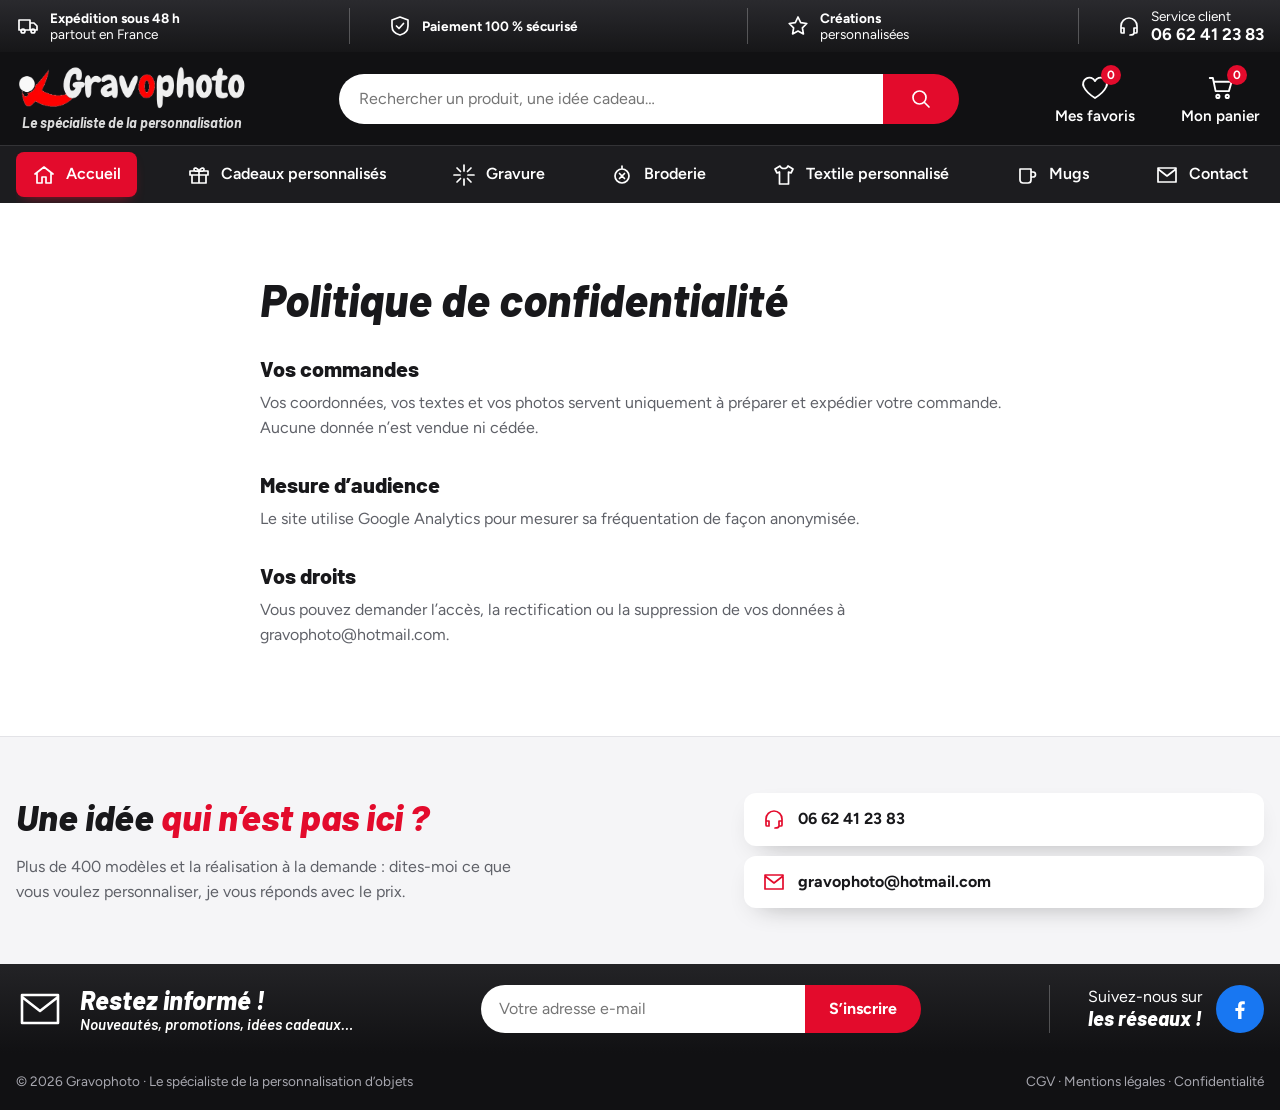
<file: confidentialite/index.html>
<!doctype html>
<html lang="fr">
<head>
<meta charset="utf-8">
<meta name="viewport" content="width=device-width,initial-scale=1">
<title>Politique de confidentialité — Gravophoto</title>
<meta name="description" content="Comment Gravophoto traite vos données.">
<meta name="robots" content="noindex,nofollow">
<link rel="canonical" href="https://shigyn.github.io/gravophoto/confidentialite/">
<meta property="og:type" content="website">
<meta property="og:locale" content="fr_FR">
<meta property="og:site_name" content="Gravophoto">
<meta property="og:title" content="Politique de confidentialité — Gravophoto">
<meta property="og:description" content="Comment Gravophoto traite vos données.">
<meta property="og:image" content="https://shigyn.github.io/gravophoto/photos/partage.jpg">
<meta name="theme-color" content="#111113">
<link rel="icon" href="data:image/svg+xml,%3Csvg xmlns='http://www.w3.org/2000/svg' viewBox='0 0 32 32'%3E%3Crect width='32' height='32' rx='8' fill='%23e30b2c'/%3E%3Ctext x='16' y='23' font-size='20' font-weight='700' text-anchor='middle' fill='%23fff' font-family='Arial'%3EG%3C/text%3E%3C/svg%3E">
<link rel="preconnect" href="https://fonts.googleapis.com">
<link rel="preconnect" href="https://fonts.gstatic.com" crossorigin>
<link href="https://fonts.googleapis.com/css2?family=Barlow:ital,wght@0,600;0,700;0,800;1,700;1,800&family=Figtree:wght@400;600;700&family=Pacifico&family=Baloo+2:wght@700&display=swap" rel="stylesheet">
<link rel="stylesheet" href="../assets/style.css?v=4">
<script type="application/ld+json">{"@context":"https://schema.org","@graph":[{"@type":"LocalBusiness","@id":"https://shigyn.github.io/gravophoto/#entreprise","name":"Gravophoto","description":"Cadeaux personnalisés avec votre photo ou votre prénom : mugs, t-shirts, broderie, gravure sur verre, bois, couteaux et miroirs. Expédition sous 48 h partout en France.","slogan":"Le spécialiste de la personnalisation d’objets","url":"https://shigyn.github.io/gravophoto/","logo":"https://shigyn.github.io/gravophoto/photos/logo.webp","image":"https://shigyn.github.io/gravophoto/photos/partage.jpg","telephone":"+33662412383","email":"gravophoto@hotmail.com","address":{"@type":"PostalAddress","addressLocality":"Ambon","postalCode":"56190","addressRegion":"Bretagne","addressCountry":"FR"},"areaServed":{"@type":"Country","name":"France"},"sameAs":["https://www.facebook.com/gravophoto72"]}]}</script>
</head>
<body class="" data-racine="../">
<a class="evitement" href="#contenu">Aller au contenu</a>

<div class="infos">
  <div class="cadre infos-in">
    <p class="info"><svg viewBox="0 0 24 24" aria-hidden="true" class="ico"><path d="M3 6h11v10H3zM14 9h4l3 3v4h-7M7 19a2 2 0 1 0 0-4 2 2 0 0 0 0 4zM17 19a2 2 0 1 0 0-4 2 2 0 0 0 0 4z"/></svg><span><b>Expédition sous 48 h</b>partout en France</span></p>
    <p class="info"><svg viewBox="0 0 24 24" aria-hidden="true" class="ico"><path d="M12 3l8 3v6c0 5-3.5 8-8 9-4.5-1-8-4-8-9V6zM8.5 12l2.5 2.5 4.5-5"/></svg><span><b>Paiement 100 % sécurisé</b></span></p>
    <p class="info"><svg viewBox="0 0 24 24" aria-hidden="true" class="ico"><path d="M12 3l2.7 5.6 6.1.9-4.4 4.3 1 6.1L12 17l-5.4 2.9 1-6.1L3.2 9.5l6.1-.9z"/></svg><span><b>Créations</b>personnalisées</span></p>
    <a class="info info-tel" href="tel:+33662412383"><svg viewBox="0 0 24 24" aria-hidden="true" class="ico"><path d="M4 15v-3a8 8 0 0 1 16 0v3M4 14h3v5H5a1 1 0 0 1-1-1zM20 14h-3v5h2a1 1 0 0 0 1-1zM17 19c0 1.5-2 2-4 2"/></svg><span>Service client<b>06 62 41 23 83</b></span></a>
  </div>
</div>
<header class="entete">
  <div class="cadre entete-in">
    <a class="marque" href="../" aria-label="Gravophoto, accueil"><img src="../photos/logo-blanc.webp" alt="Gravophoto" width="640" height="127"><span>Le spécialiste de la personnalisation</span></a>
    <form class="recherche" role="search" data-recherche>
      <input type="search" name="q" placeholder="Rechercher un produit, une idée cadeau…" aria-label="Rechercher un produit ou une idée cadeau" autocomplete="off">
      <button type="submit" aria-label="Rechercher"><svg viewBox="0 0 24 24" aria-hidden="true" class="ico"><path d="M10.5 17a6.5 6.5 0 1 0 0-13 6.5 6.5 0 0 0 0 13zM15.5 15.5L20 20"/></svg></button>
      <ul class="resultats" data-resultats hidden></ul>
    </form>
    <div class="actions">
      <button type="button" class="action" data-ouvrir="favoris"><svg viewBox="0 0 24 24" aria-hidden="true" class="ico"><path d="M12 20s-7-4.4-9-9A4.8 4.8 0 0 1 12 6.5 4.8 4.8 0 0 1 21 11c-2 4.6-9 9-9 9z"/></svg><span class="action-nom">Mes favoris</span><span class="compte" data-compte-favoris>0</span></button>
      <button type="button" class="action" data-ouvrir="panier"><svg viewBox="0 0 24 24" aria-hidden="true" class="ico"><path d="M3 4h2.5l2.2 10.5h10.6L20.5 7H6.3M9.5 20a1.3 1.3 0 1 0 0-2.6 1.3 1.3 0 0 0 0 2.6zM17 20a1.3 1.3 0 1 0 0-2.6 1.3 1.3 0 0 0 0 2.6z"/></svg><span class="action-nom">Mon panier</span><span class="compte" data-compte-panier>0</span></button>
    </div>
  </div>
</header>
<nav class="nav" aria-label="Navigation principale">
  <div class="cadre nav-in">
    <a href="../" class="actif" aria-current="page"><svg viewBox="0 0 24 24" aria-hidden="true" class="ico"><path d="M3 11l9-7 9 7M5 9.5V20h5v-6h4v6h5V9.5"/></svg>Accueil</a>
    <a href="../#categories"><svg viewBox="0 0 24 24" aria-hidden="true" class="ico"><path d="M3 8h18v4H3zM5 12v8h14v-8M12 8v12M12 8c-1.5-3-5-4-5-1.5S10 8 12 8zm0 0c1.5-3 5-4 5-1.5S14 8 12 8z"/></svg>Cadeaux personnalisés</a>
    <a href="../gravure-et-objets/"><svg viewBox="0 0 24 24" aria-hidden="true" class="ico"><path d="M12 2v6M12 16v6M2 12h6M16 12h6M5 5l3.5 3.5M15.5 15.5L19 19M19 5l-3.5 3.5M8.5 15.5L5 19"/></svg>Gravure</a>
    <a href="../serviette-brodee/"><svg viewBox="0 0 24 24" aria-hidden="true" class="ico"><path d="M12 20a7 7 0 1 0 0-14 7 7 0 0 0 0 14zM12 3v3M9.5 10.5l5 5M14.5 10.5l-5 5"/></svg>Broderie</a>
    <a href="../t-shirt-enfant-personnalise/"><svg viewBox="0 0 24 24" aria-hidden="true" class="ico"><path d="M8 3L3 6l2 4 2.5-1V21h9V9l2.5 1 2-4-5-3c-.5 1.5-2 2.5-4 2.5S8.5 4.5 8 3z"/></svg>Textile personnalisé</a>
    <a href="../mug-personnalise/"><svg viewBox="0 0 24 24" aria-hidden="true" class="ico"><path d="M5 6h11v11a3 3 0 0 1-3 3H8a3 3 0 0 1-3-3zM16 9h2a2.5 2.5 0 0 1 0 5h-2"/></svg>Mugs</a>
    <a href="../#contact"><svg viewBox="0 0 24 24" aria-hidden="true" class="ico"><path d="M3 5h18v14H3zM3 6l9 7 9-7"/></svg>Contact</a>
  </div>
</nav>

<main id="contenu">
<section class="section"><div class="cadre etroit texte-riche"><h1>Politique de confidentialité</h1>
  <h2>Vos commandes</h2><p>Vos coordonnées, vos textes et vos photos servent uniquement à préparer et expédier votre commande. Aucune donnée n’est vendue ni cédée.</p>
  <h2>Mesure d’audience</h2><p>Le site utilise Google Analytics pour mesurer sa fréquentation de façon anonymisée.</p>
  <h2>Vos droits</h2><p>Vous pouvez demander l’accès, la rectification ou la suppression de vos données à gravophoto@hotmail.com.</p></div></section>
</main>

<section class="contact" id="contact">
  <div class="cadre contact-in">
    <div>
      <h2>Une idée <em>qui n’est pas ici ?</em></h2>
      <p>Plus de 400 modèles et la réalisation à la demande : dites-moi ce que vous voulez personnaliser, je vous réponds avec le prix.</p>
    </div>
    <div class="contact-liens">
      <a href="tel:+33662412383"><svg viewBox="0 0 24 24" aria-hidden="true" class="ico"><path d="M4 15v-3a8 8 0 0 1 16 0v3M4 14h3v5H5a1 1 0 0 1-1-1zM20 14h-3v5h2a1 1 0 0 0 1-1zM17 19c0 1.5-2 2-4 2"/></svg> 06 62 41 23 83</a>
      <a href="mailto:gravophoto@hotmail.com"><svg viewBox="0 0 24 24" aria-hidden="true" class="ico"><path d="M3 5h18v14H3zM3 6l9 7 9-7"/></svg> gravophoto@hotmail.com</a>
    </div>
  </div>
</section>

<section class="lettre">
  <div class="cadre lettre-in">
    <div class="lettre-titre"><svg viewBox="0 0 24 24" aria-hidden="true" class="ico"><path d="M3 5h18v14H3zM3 6l9 7 9-7"/></svg><p><b>Restez informé !</b>Nouveautés, promotions, idées cadeaux…</p></div>
    <form class="lettre-form" data-lettre>
      <input type="email" name="email" placeholder="Votre adresse e-mail" aria-label="Votre adresse e-mail" required autocomplete="email">
      <button type="submit">S’inscrire</button>
      <p class="lettre-note" data-lettre-note hidden>Merci ! Ceci est un aperçu : l’inscription sera branchée à la mise en ligne.</p>
    </form>
    <div class="reseaux"><p>Suivez-nous sur<b>les réseaux !</b></p><a href="https://www.facebook.com/gravophoto72" target="_blank" rel="noopener" aria-label="Gravophoto sur Facebook"><svg viewBox="0 0 24 24" aria-hidden="true" class="ico-plein"><path d="M13.5 22v-8h2.7l.4-3.2h-3.1V8.8c0-.9.3-1.6 1.6-1.6h1.7V4.4c-.3 0-1.3-.1-2.5-.1-2.5 0-4.2 1.5-4.2 4.3v2.3H7.4V14h2.7v8z"/></svg></a></div>
  </div>
</section>

<footer class="pied">
  <div class="cadre pied-in">
    <span>© 2026 Gravophoto · Le spécialiste de la personnalisation d’objets</span>
    <span><a href="../cgv/">CGV</a> · <a href="../mentions-legales/">Mentions légales</a> · <a href="../confidentialite/">Confidentialité</a></span>
  </div>
</footer>

<div class="voile" data-voile hidden></div>
<aside class="tiroir" data-tiroir="panier" aria-label="Votre panier" aria-hidden="true" inert>
  <div class="tiroir-tete"><h2>Votre panier</h2><button type="button" class="fermer" data-fermer aria-label="Fermer le panier">×</button></div>
  <div class="tiroir-corps" data-lignes></div>
  <div class="tiroir-pied">
    <div class="seuil"><p data-seuil-texte></p><div class="seuil-barre"><span data-seuil-barre></span></div></div>
    <p class="total"><span>Total</span><b data-total>0 €</b></p>
    <button class="bouton bouton-rouge" type="button" data-payer>Payer par carte</button>
    <p class="note" data-note-paiement hidden>Ceci est un aperçu : le paiement par carte sera branché à la mise en ligne, rien n’est débité ni envoyé.</p>
  </div>
</aside>
<aside class="tiroir" data-tiroir="favoris" aria-label="Vos favoris" aria-hidden="true" inert>
  <div class="tiroir-tete"><h2>Mes favoris</h2><button type="button" class="fermer" data-fermer aria-label="Fermer les favoris">×</button></div>
  <div class="tiroir-corps" data-favoris></div>
</aside>

<script type="application/json" id="index-recherche">[{"t":"Mug personnalisé","u":"mug-personnalise/","k":"Mug céramique 325 ml personnalisé avec votre photo et votre texte, à partir de 12 €. Résiste au lave-vaisselle et au micro-ondes. Expédition sous 48 h."},{"t":"T-shirt enfant personnalisé","u":"t-shirt-enfant-personnalise/","k":"T-shirt enfant personnalisé à 15 € : un motif et son prénom au choix, ou votre propre image. Aspect et toucher coton, 140 g. Expédition sous 48 h."},{"t":"Serviette brodée","u":"serviette-brodee/","k":"Serviette brodée avec votre prénom ou votre texte : 2 tailles (50 × 90 cm à 25 €, 70 × 135 cm à 35 €) et 10 coloris au choix. Expédition sous 48 h."},{"t":"Verres gravés","u":"gravure-et-objets/#verres","k":"Verres et chopes, un prénom ou un message. gravure"},{"t":"Couteaux gravés","u":"gravure-et-objets/#couteaux","k":"Un prénom, une date ou un motif sur la lame. gravure"},{"t":"Gravure sur bois","u":"gravure-et-objets/#bois","k":"Plaques, étiquettes et décorations. gravure"},{"t":"Cadres et miroirs","u":"gravure-et-objets/#miroirs","k":"Dont le miroir à cadre LED gravé. gravure"},{"t":"Pendentifs gravés","u":"gravure-et-objets/#pendentifs","k":"Un prénom ou une date, à garder sur soi. gravure"},{"t":"Housses de coussin","u":"gravure-et-objets/#coussins","k":"Motif et prénom au choix, ou votre photo. gravure"},{"t":"Boules de Noël","u":"gravure-et-objets/#noel","k":"Personnalisées avec un prénom ou un motif. gravure"},{"t":"Plaque métal 15 × 20 cm","u":"gravure-et-objets/#aussi","k":"broderie"},{"t":"Doudou enfant brodé","u":"gravure-et-objets/#aussi","k":"broderie"},{"t":"Peignoir adulte brodé","u":"gravure-et-objets/#aussi","k":"broderie"},{"t":"Peignoir enfant brodé","u":"gravure-et-objets/#aussi","k":"broderie"},{"t":"T-shirt adulte personnalisé","u":"gravure-et-objets/#aussi","k":"broderie"},{"t":"Idée cadeau : Anniversaire","u":"mug-personnalise/?texte=Joyeux+anniversaire","k":"cadeau occasion"},{"t":"Idée cadeau : Fête des mères","u":"mug-personnalise/?texte=Super+Maman","k":"cadeau occasion"},{"t":"Idée cadeau : Fête des pères","u":"mug-personnalise/?texte=Super+Papa","k":"cadeau occasion"},{"t":"Idée cadeau : Noël","u":"t-shirt-enfant-personnalise/?texte=Joyeux+No%C3%ABl","k":"cadeau occasion"},{"t":"Idée cadeau : Mariage","u":"serviette-brodee/?texte=Mr+%26+Mme","k":"cadeau occasion"},{"t":"Idée cadeau : Naissance","u":"serviette-brodee/?texte=Bienvenue+L%C3%A9o","k":"cadeau occasion"}]</script>
<script>
  window.LOCWEB_CONFIG = {
    supabaseUrl: 'https://ibqawtgnucakzdldnitj.supabase.co',
    supabaseAnonKey: 'sb_publishable_rpLrUo4Cqnfl8zSohDqO0A_Q5Vkj2Hk',
    clientId: '',
    ga4Id: ''
  };
</script>
<script src="../mesure.js" defer></script>
<script src="../assets/site.js?v=4" defer></script>
</body>
</html>
</file>
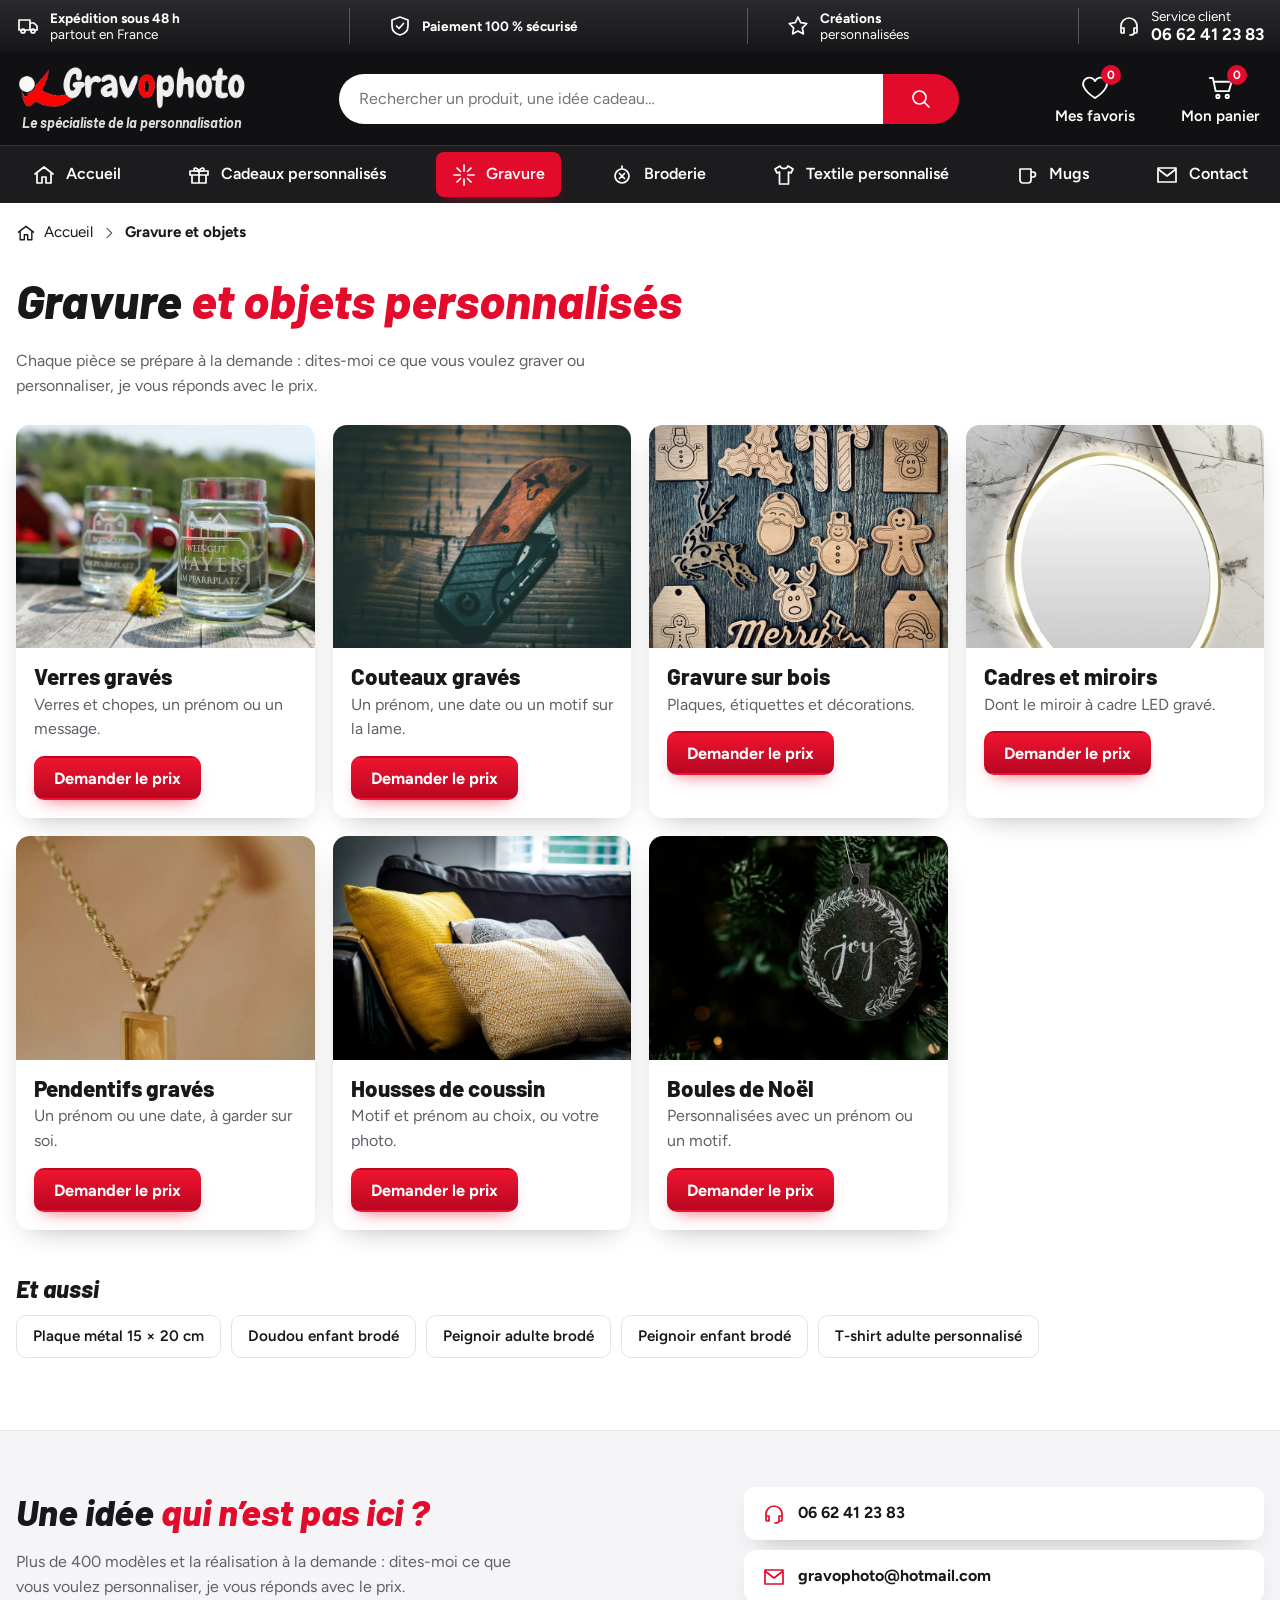
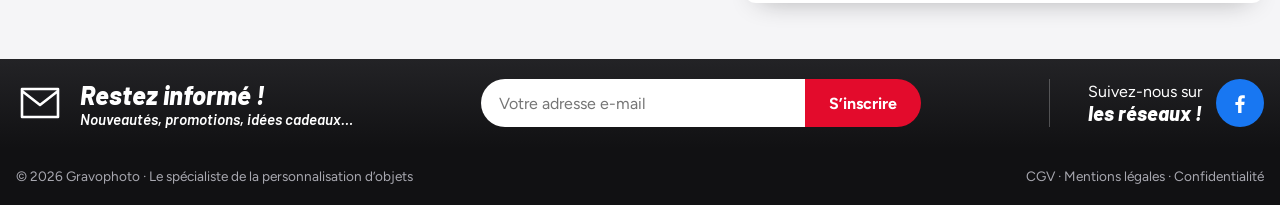
<file: gravure-et-objets/index.html>
<!doctype html>
<html lang="fr">
<head>
<meta charset="utf-8">
<meta name="viewport" content="width=device-width,initial-scale=1">
<title>Gravure sur verre, bois, couteaux et miroirs, objets personnalisés — Gravophoto</title>
<meta name="description" content="Gravure sur verre, couteaux, bois, miroirs et pendentifs, housses de coussin, boules de Noël personnalisées : demandez votre prix à Gravophoto.">
<meta name="robots" content="noindex,nofollow">
<link rel="canonical" href="https://shigyn.github.io/gravophoto/gravure-et-objets/">
<meta property="og:type" content="website">
<meta property="og:locale" content="fr_FR">
<meta property="og:site_name" content="Gravophoto">
<meta property="og:title" content="Gravure sur verre, bois, couteaux et miroirs, objets personnalisés — Gravophoto">
<meta property="og:description" content="Gravure sur verre, couteaux, bois, miroirs et pendentifs, housses de coussin, boules de Noël personnalisées : demandez votre prix à Gravophoto.">
<meta property="og:image" content="https://shigyn.github.io/gravophoto/photos/partage.jpg">
<meta name="theme-color" content="#111113">
<link rel="icon" href="data:image/svg+xml,%3Csvg xmlns='http://www.w3.org/2000/svg' viewBox='0 0 32 32'%3E%3Crect width='32' height='32' rx='8' fill='%23e30b2c'/%3E%3Ctext x='16' y='23' font-size='20' font-weight='700' text-anchor='middle' fill='%23fff' font-family='Arial'%3EG%3C/text%3E%3C/svg%3E">
<link rel="preconnect" href="https://fonts.googleapis.com">
<link rel="preconnect" href="https://fonts.gstatic.com" crossorigin>
<link href="https://fonts.googleapis.com/css2?family=Barlow:ital,wght@0,600;0,700;0,800;1,700;1,800&family=Figtree:wght@400;600;700&family=Pacifico&family=Baloo+2:wght@700&display=swap" rel="stylesheet">
<link rel="stylesheet" href="../assets/style.css?v=4">
<script type="application/ld+json">{"@context":"https://schema.org","@graph":[{"@type":"LocalBusiness","@id":"https://shigyn.github.io/gravophoto/#entreprise","name":"Gravophoto","description":"Cadeaux personnalisés avec votre photo ou votre prénom : mugs, t-shirts, broderie, gravure sur verre, bois, couteaux et miroirs. Expédition sous 48 h partout en France.","slogan":"Le spécialiste de la personnalisation d’objets","url":"https://shigyn.github.io/gravophoto/","logo":"https://shigyn.github.io/gravophoto/photos/logo.webp","image":"https://shigyn.github.io/gravophoto/photos/partage.jpg","telephone":"+33662412383","email":"gravophoto@hotmail.com","address":{"@type":"PostalAddress","addressLocality":"Ambon","postalCode":"56190","addressRegion":"Bretagne","addressCountry":"FR"},"areaServed":{"@type":"Country","name":"France"},"sameAs":["https://www.facebook.com/gravophoto72"]}]}</script>
</head>
<body class="" data-racine="../">
<a class="evitement" href="#contenu">Aller au contenu</a>

<div class="infos">
  <div class="cadre infos-in">
    <p class="info"><svg viewBox="0 0 24 24" aria-hidden="true" class="ico"><path d="M3 6h11v10H3zM14 9h4l3 3v4h-7M7 19a2 2 0 1 0 0-4 2 2 0 0 0 0 4zM17 19a2 2 0 1 0 0-4 2 2 0 0 0 0 4z"/></svg><span><b>Expédition sous 48 h</b>partout en France</span></p>
    <p class="info"><svg viewBox="0 0 24 24" aria-hidden="true" class="ico"><path d="M12 3l8 3v6c0 5-3.5 8-8 9-4.5-1-8-4-8-9V6zM8.5 12l2.5 2.5 4.5-5"/></svg><span><b>Paiement 100 % sécurisé</b></span></p>
    <p class="info"><svg viewBox="0 0 24 24" aria-hidden="true" class="ico"><path d="M12 3l2.7 5.6 6.1.9-4.4 4.3 1 6.1L12 17l-5.4 2.9 1-6.1L3.2 9.5l6.1-.9z"/></svg><span><b>Créations</b>personnalisées</span></p>
    <a class="info info-tel" href="tel:+33662412383"><svg viewBox="0 0 24 24" aria-hidden="true" class="ico"><path d="M4 15v-3a8 8 0 0 1 16 0v3M4 14h3v5H5a1 1 0 0 1-1-1zM20 14h-3v5h2a1 1 0 0 0 1-1zM17 19c0 1.5-2 2-4 2"/></svg><span>Service client<b>06 62 41 23 83</b></span></a>
  </div>
</div>
<header class="entete">
  <div class="cadre entete-in">
    <a class="marque" href="../" aria-label="Gravophoto, accueil"><img src="../photos/logo-blanc.webp" alt="Gravophoto" width="640" height="127"><span>Le spécialiste de la personnalisation</span></a>
    <form class="recherche" role="search" data-recherche>
      <input type="search" name="q" placeholder="Rechercher un produit, une idée cadeau…" aria-label="Rechercher un produit ou une idée cadeau" autocomplete="off">
      <button type="submit" aria-label="Rechercher"><svg viewBox="0 0 24 24" aria-hidden="true" class="ico"><path d="M10.5 17a6.5 6.5 0 1 0 0-13 6.5 6.5 0 0 0 0 13zM15.5 15.5L20 20"/></svg></button>
      <ul class="resultats" data-resultats hidden></ul>
    </form>
    <div class="actions">
      <button type="button" class="action" data-ouvrir="favoris"><svg viewBox="0 0 24 24" aria-hidden="true" class="ico"><path d="M12 20s-7-4.4-9-9A4.8 4.8 0 0 1 12 6.5 4.8 4.8 0 0 1 21 11c-2 4.6-9 9-9 9z"/></svg><span class="action-nom">Mes favoris</span><span class="compte" data-compte-favoris>0</span></button>
      <button type="button" class="action" data-ouvrir="panier"><svg viewBox="0 0 24 24" aria-hidden="true" class="ico"><path d="M3 4h2.5l2.2 10.5h10.6L20.5 7H6.3M9.5 20a1.3 1.3 0 1 0 0-2.6 1.3 1.3 0 0 0 0 2.6zM17 20a1.3 1.3 0 1 0 0-2.6 1.3 1.3 0 0 0 0 2.6z"/></svg><span class="action-nom">Mon panier</span><span class="compte" data-compte-panier>0</span></button>
    </div>
  </div>
</header>
<nav class="nav" aria-label="Navigation principale">
  <div class="cadre nav-in">
    <a href="../"><svg viewBox="0 0 24 24" aria-hidden="true" class="ico"><path d="M3 11l9-7 9 7M5 9.5V20h5v-6h4v6h5V9.5"/></svg>Accueil</a>
    <a href="../#categories"><svg viewBox="0 0 24 24" aria-hidden="true" class="ico"><path d="M3 8h18v4H3zM5 12v8h14v-8M12 8v12M12 8c-1.5-3-5-4-5-1.5S10 8 12 8zm0 0c1.5-3 5-4 5-1.5S14 8 12 8z"/></svg>Cadeaux personnalisés</a>
    <a href="../gravure-et-objets/" class="actif" aria-current="page"><svg viewBox="0 0 24 24" aria-hidden="true" class="ico"><path d="M12 2v6M12 16v6M2 12h6M16 12h6M5 5l3.5 3.5M15.5 15.5L19 19M19 5l-3.5 3.5M8.5 15.5L5 19"/></svg>Gravure</a>
    <a href="../serviette-brodee/"><svg viewBox="0 0 24 24" aria-hidden="true" class="ico"><path d="M12 20a7 7 0 1 0 0-14 7 7 0 0 0 0 14zM12 3v3M9.5 10.5l5 5M14.5 10.5l-5 5"/></svg>Broderie</a>
    <a href="../t-shirt-enfant-personnalise/"><svg viewBox="0 0 24 24" aria-hidden="true" class="ico"><path d="M8 3L3 6l2 4 2.5-1V21h9V9l2.5 1 2-4-5-3c-.5 1.5-2 2.5-4 2.5S8.5 4.5 8 3z"/></svg>Textile personnalisé</a>
    <a href="../mug-personnalise/"><svg viewBox="0 0 24 24" aria-hidden="true" class="ico"><path d="M5 6h11v11a3 3 0 0 1-3 3H8a3 3 0 0 1-3-3zM16 9h2a2.5 2.5 0 0 1 0 5h-2"/></svg>Mugs</a>
    <a href="../#contact"><svg viewBox="0 0 24 24" aria-hidden="true" class="ico"><path d="M3 5h18v14H3zM3 6l9 7 9-7"/></svg>Contact</a>
  </div>
</nav>

<main id="contenu">

<div class="cadre">
  <nav class="fil" aria-label="Fil d’Ariane"><a href="../"><svg viewBox="0 0 24 24" aria-hidden="true" class="ico"><path d="M3 11l9-7 9 7M5 9.5V20h5v-6h4v6h5V9.5"/></svg>Accueil</a><svg viewBox="0 0 24 24" aria-hidden="true" class="ico"><path d="M9 5l7 7-7 7"/></svg><span aria-current="page">Gravure et objets</span></nav>
</div>
<section class="section section-serree">
  <div class="cadre">
    <h1 class="titre-page">Gravure <em>et objets personnalisés</em></h1>
    <p class="chapo">Chaque pièce se prépare à la demande : dites-moi ce que vous voulez graver ou personnaliser, je vous réponds avec le prix.</p>
    <div class="objets">
      <article class="objet" id="verres"><figure><img src="../photos/gravure-verres-800.webp" srcset="../photos/gravure-verres-800.webp 800w, ../photos/gravure-verres-1600.webp 1600w" sizes="(min-width: 900px) 33vw, 100vw" alt="Chopes en verre gravées" width="1600" height="900" loading="lazy" decoding="async"></figure><div class="objet-texte"><h2>Verres gravés</h2><p>Verres et chopes, un prénom ou un message.</p><a class="bouton bouton-rouge" href="mailto:gravophoto@hotmail.com?subject=Demande%20de%20prix%20%3A%20Verres%20grav%C3%A9s">Demander le prix</a></div></article>
      <article class="objet" id="couteaux"><figure><img src="../photos/couteau-800.webp" srcset="../photos/couteau-800.webp 800w, ../photos/couteau-1600.webp 1600w" sizes="(min-width: 900px) 33vw, 100vw" alt="Couteau pliant à manche en bois" width="1600" height="1067" loading="lazy" decoding="async"></figure><div class="objet-texte"><h2>Couteaux gravés</h2><p>Un prénom, une date ou un motif sur la lame.</p><a class="bouton bouton-rouge" href="mailto:gravophoto@hotmail.com?subject=Demande%20de%20prix%20%3A%20Couteaux%20grav%C3%A9s">Demander le prix</a></div></article>
      <article class="objet" id="bois"><figure><img src="../photos/gravure-bois-800.webp" srcset="../photos/gravure-bois-800.webp 800w, ../photos/gravure-bois-1600.webp 1600w" sizes="(min-width: 900px) 33vw, 100vw" alt="Décorations en bois gravées" width="1600" height="1480" loading="lazy" decoding="async"></figure><div class="objet-texte"><h2>Gravure sur bois</h2><p>Plaques, étiquettes et décorations.</p><a class="bouton bouton-rouge" href="mailto:gravophoto@hotmail.com?subject=Demande%20de%20prix%20%3A%20Gravure%20sur%20bois">Demander le prix</a></div></article>
      <article class="objet" id="miroirs"><figure><img src="../photos/miroir-led-800.webp" srcset="../photos/miroir-led-800.webp 800w, ../photos/miroir-led-1600.webp 1600w" sizes="(min-width: 900px) 33vw, 100vw" alt="Miroir rond à cadre lumineux" width="1600" height="2400" loading="lazy" decoding="async"></figure><div class="objet-texte"><h2>Cadres et miroirs</h2><p>Dont le miroir à cadre LED gravé.</p><a class="bouton bouton-rouge" href="mailto:gravophoto@hotmail.com?subject=Demande%20de%20prix%20%3A%20Cadres%20et%20miroirs">Demander le prix</a></div></article>
      <article class="objet" id="pendentifs"><figure><img src="../photos/pendentif-800.webp" srcset="../photos/pendentif-800.webp 800w, ../photos/pendentif-1600.webp 1600w" sizes="(min-width: 900px) 33vw, 100vw" alt="Pendentif rectangulaire doré" width="1600" height="2000" loading="lazy" decoding="async"></figure><div class="objet-texte"><h2>Pendentifs gravés</h2><p>Un prénom ou une date, à garder sur soi.</p><a class="bouton bouton-rouge" href="mailto:gravophoto@hotmail.com?subject=Demande%20de%20prix%20%3A%20Pendentifs%20grav%C3%A9s">Demander le prix</a></div></article>
      <article class="objet" id="coussins"><figure><img src="../photos/coussins-800.webp" srcset="../photos/coussins-800.webp 800w, ../photos/coussins-1600.webp 1600w" sizes="(min-width: 900px) 33vw, 100vw" alt="Coussins sur un canapé" width="1600" height="1067" loading="lazy" decoding="async"></figure><div class="objet-texte"><h2>Housses de coussin</h2><p>Motif et prénom au choix, ou votre photo.</p><a class="bouton bouton-rouge" href="mailto:gravophoto@hotmail.com?subject=Demande%20de%20prix%20%3A%20Housses%20de%20coussin">Demander le prix</a></div></article>
      <article class="objet" id="noel"><figure><img src="../photos/boule-noel-800.webp" srcset="../photos/boule-noel-800.webp 800w, ../photos/boule-noel-1600.webp 1600w" sizes="(min-width: 900px) 33vw, 100vw" alt="Boule de Noël gravée dans un sapin" width="1600" height="1067" loading="lazy" decoding="async"></figure><div class="objet-texte"><h2>Boules de Noël</h2><p>Personnalisées avec un prénom ou un motif.</p><a class="bouton bouton-rouge" href="mailto:gravophoto@hotmail.com?subject=Demande%20de%20prix%20%3A%20Boules%20de%20No%C3%ABl">Demander le prix</a></div></article>
    </div>
    <div class="aussi" id="aussi">
      <h2>Et aussi</h2>
      <div class="aussi-liste"><a href="mailto:gravophoto@hotmail.com?subject=Demande%20de%20prix%20%3A%20Plaque%20m%C3%A9tal%2015%20%C3%97%2020%20cm">Plaque métal 15 × 20 cm</a><a href="mailto:gravophoto@hotmail.com?subject=Demande%20de%20prix%20%3A%20Doudou%20enfant%20brod%C3%A9">Doudou enfant brodé</a><a href="mailto:gravophoto@hotmail.com?subject=Demande%20de%20prix%20%3A%20Peignoir%20adulte%20brod%C3%A9">Peignoir adulte brodé</a><a href="mailto:gravophoto@hotmail.com?subject=Demande%20de%20prix%20%3A%20Peignoir%20enfant%20brod%C3%A9">Peignoir enfant brodé</a><a href="mailto:gravophoto@hotmail.com?subject=Demande%20de%20prix%20%3A%20T-shirt%20adulte%20personnalis%C3%A9">T-shirt adulte personnalisé</a></div>
    </div>
  </div>
</section>
</main>

<section class="contact" id="contact">
  <div class="cadre contact-in">
    <div>
      <h2>Une idée <em>qui n’est pas ici ?</em></h2>
      <p>Plus de 400 modèles et la réalisation à la demande : dites-moi ce que vous voulez personnaliser, je vous réponds avec le prix.</p>
    </div>
    <div class="contact-liens">
      <a href="tel:+33662412383"><svg viewBox="0 0 24 24" aria-hidden="true" class="ico"><path d="M4 15v-3a8 8 0 0 1 16 0v3M4 14h3v5H5a1 1 0 0 1-1-1zM20 14h-3v5h2a1 1 0 0 0 1-1zM17 19c0 1.5-2 2-4 2"/></svg> 06 62 41 23 83</a>
      <a href="mailto:gravophoto@hotmail.com"><svg viewBox="0 0 24 24" aria-hidden="true" class="ico"><path d="M3 5h18v14H3zM3 6l9 7 9-7"/></svg> gravophoto@hotmail.com</a>
    </div>
  </div>
</section>

<section class="lettre">
  <div class="cadre lettre-in">
    <div class="lettre-titre"><svg viewBox="0 0 24 24" aria-hidden="true" class="ico"><path d="M3 5h18v14H3zM3 6l9 7 9-7"/></svg><p><b>Restez informé !</b>Nouveautés, promotions, idées cadeaux…</p></div>
    <form class="lettre-form" data-lettre>
      <input type="email" name="email" placeholder="Votre adresse e-mail" aria-label="Votre adresse e-mail" required autocomplete="email">
      <button type="submit">S’inscrire</button>
      <p class="lettre-note" data-lettre-note hidden>Merci ! Ceci est un aperçu : l’inscription sera branchée à la mise en ligne.</p>
    </form>
    <div class="reseaux"><p>Suivez-nous sur<b>les réseaux !</b></p><a href="https://www.facebook.com/gravophoto72" target="_blank" rel="noopener" aria-label="Gravophoto sur Facebook"><svg viewBox="0 0 24 24" aria-hidden="true" class="ico-plein"><path d="M13.5 22v-8h2.7l.4-3.2h-3.1V8.8c0-.9.3-1.6 1.6-1.6h1.7V4.4c-.3 0-1.3-.1-2.5-.1-2.5 0-4.2 1.5-4.2 4.3v2.3H7.4V14h2.7v8z"/></svg></a></div>
  </div>
</section>

<footer class="pied">
  <div class="cadre pied-in">
    <span>© 2026 Gravophoto · Le spécialiste de la personnalisation d’objets</span>
    <span><a href="../cgv/">CGV</a> · <a href="../mentions-legales/">Mentions légales</a> · <a href="../confidentialite/">Confidentialité</a></span>
  </div>
</footer>

<div class="voile" data-voile hidden></div>
<aside class="tiroir" data-tiroir="panier" aria-label="Votre panier" aria-hidden="true" inert>
  <div class="tiroir-tete"><h2>Votre panier</h2><button type="button" class="fermer" data-fermer aria-label="Fermer le panier">×</button></div>
  <div class="tiroir-corps" data-lignes></div>
  <div class="tiroir-pied">
    <div class="seuil"><p data-seuil-texte></p><div class="seuil-barre"><span data-seuil-barre></span></div></div>
    <p class="total"><span>Total</span><b data-total>0 €</b></p>
    <button class="bouton bouton-rouge" type="button" data-payer>Payer par carte</button>
    <p class="note" data-note-paiement hidden>Ceci est un aperçu : le paiement par carte sera branché à la mise en ligne, rien n’est débité ni envoyé.</p>
  </div>
</aside>
<aside class="tiroir" data-tiroir="favoris" aria-label="Vos favoris" aria-hidden="true" inert>
  <div class="tiroir-tete"><h2>Mes favoris</h2><button type="button" class="fermer" data-fermer aria-label="Fermer les favoris">×</button></div>
  <div class="tiroir-corps" data-favoris></div>
</aside>

<script type="application/json" id="index-recherche">[{"t":"Mug personnalisé","u":"mug-personnalise/","k":"Mug céramique 325 ml personnalisé avec votre photo et votre texte, à partir de 12 €. Résiste au lave-vaisselle et au micro-ondes. Expédition sous 48 h."},{"t":"T-shirt enfant personnalisé","u":"t-shirt-enfant-personnalise/","k":"T-shirt enfant personnalisé à 15 € : un motif et son prénom au choix, ou votre propre image. Aspect et toucher coton, 140 g. Expédition sous 48 h."},{"t":"Serviette brodée","u":"serviette-brodee/","k":"Serviette brodée avec votre prénom ou votre texte : 2 tailles (50 × 90 cm à 25 €, 70 × 135 cm à 35 €) et 10 coloris au choix. Expédition sous 48 h."},{"t":"Verres gravés","u":"gravure-et-objets/#verres","k":"Verres et chopes, un prénom ou un message. gravure"},{"t":"Couteaux gravés","u":"gravure-et-objets/#couteaux","k":"Un prénom, une date ou un motif sur la lame. gravure"},{"t":"Gravure sur bois","u":"gravure-et-objets/#bois","k":"Plaques, étiquettes et décorations. gravure"},{"t":"Cadres et miroirs","u":"gravure-et-objets/#miroirs","k":"Dont le miroir à cadre LED gravé. gravure"},{"t":"Pendentifs gravés","u":"gravure-et-objets/#pendentifs","k":"Un prénom ou une date, à garder sur soi. gravure"},{"t":"Housses de coussin","u":"gravure-et-objets/#coussins","k":"Motif et prénom au choix, ou votre photo. gravure"},{"t":"Boules de Noël","u":"gravure-et-objets/#noel","k":"Personnalisées avec un prénom ou un motif. gravure"},{"t":"Plaque métal 15 × 20 cm","u":"gravure-et-objets/#aussi","k":"broderie"},{"t":"Doudou enfant brodé","u":"gravure-et-objets/#aussi","k":"broderie"},{"t":"Peignoir adulte brodé","u":"gravure-et-objets/#aussi","k":"broderie"},{"t":"Peignoir enfant brodé","u":"gravure-et-objets/#aussi","k":"broderie"},{"t":"T-shirt adulte personnalisé","u":"gravure-et-objets/#aussi","k":"broderie"},{"t":"Idée cadeau : Anniversaire","u":"mug-personnalise/?texte=Joyeux+anniversaire","k":"cadeau occasion"},{"t":"Idée cadeau : Fête des mères","u":"mug-personnalise/?texte=Super+Maman","k":"cadeau occasion"},{"t":"Idée cadeau : Fête des pères","u":"mug-personnalise/?texte=Super+Papa","k":"cadeau occasion"},{"t":"Idée cadeau : Noël","u":"t-shirt-enfant-personnalise/?texte=Joyeux+No%C3%ABl","k":"cadeau occasion"},{"t":"Idée cadeau : Mariage","u":"serviette-brodee/?texte=Mr+%26+Mme","k":"cadeau occasion"},{"t":"Idée cadeau : Naissance","u":"serviette-brodee/?texte=Bienvenue+L%C3%A9o","k":"cadeau occasion"}]</script>
<script>
  window.LOCWEB_CONFIG = {
    supabaseUrl: 'https://ibqawtgnucakzdldnitj.supabase.co',
    supabaseAnonKey: 'sb_publishable_rpLrUo4Cqnfl8zSohDqO0A_Q5Vkj2Hk',
    clientId: '',
    ga4Id: ''
  };
</script>
<script src="../mesure.js" defer></script>
<script src="../assets/site.js?v=4" defer></script>
</body>
</html>
</file>
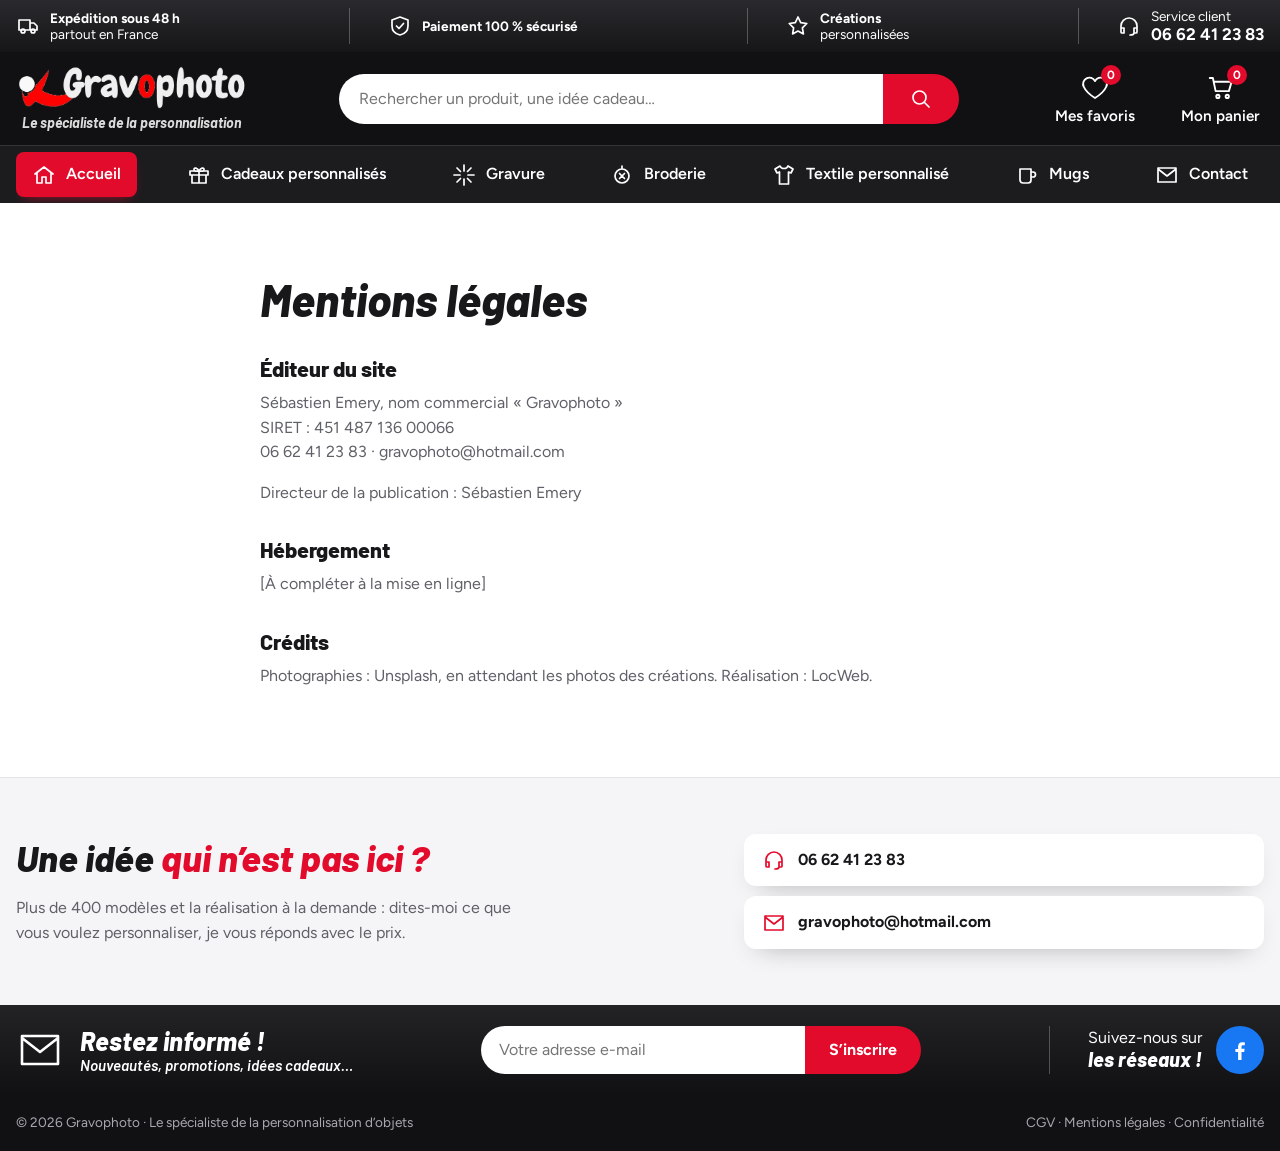
<file: mentions-legales/index.html>
<!doctype html>
<html lang="fr">
<head>
<meta charset="utf-8">
<meta name="viewport" content="width=device-width,initial-scale=1">
<title>Mentions légales — Gravophoto</title>
<meta name="description" content="Mentions légales du site Gravophoto.">
<meta name="robots" content="noindex,nofollow">
<link rel="canonical" href="https://shigyn.github.io/gravophoto/mentions-legales/">
<meta property="og:type" content="website">
<meta property="og:locale" content="fr_FR">
<meta property="og:site_name" content="Gravophoto">
<meta property="og:title" content="Mentions légales — Gravophoto">
<meta property="og:description" content="Mentions légales du site Gravophoto.">
<meta property="og:image" content="https://shigyn.github.io/gravophoto/photos/partage.jpg">
<meta name="theme-color" content="#111113">
<link rel="icon" href="data:image/svg+xml,%3Csvg xmlns='http://www.w3.org/2000/svg' viewBox='0 0 32 32'%3E%3Crect width='32' height='32' rx='8' fill='%23e30b2c'/%3E%3Ctext x='16' y='23' font-size='20' font-weight='700' text-anchor='middle' fill='%23fff' font-family='Arial'%3EG%3C/text%3E%3C/svg%3E">
<link rel="preconnect" href="https://fonts.googleapis.com">
<link rel="preconnect" href="https://fonts.gstatic.com" crossorigin>
<link href="https://fonts.googleapis.com/css2?family=Barlow:ital,wght@0,600;0,700;0,800;1,700;1,800&family=Figtree:wght@400;600;700&family=Pacifico&family=Baloo+2:wght@700&display=swap" rel="stylesheet">
<link rel="stylesheet" href="../assets/style.css?v=4">
<script type="application/ld+json">{"@context":"https://schema.org","@graph":[{"@type":"LocalBusiness","@id":"https://shigyn.github.io/gravophoto/#entreprise","name":"Gravophoto","description":"Cadeaux personnalisés avec votre photo ou votre prénom : mugs, t-shirts, broderie, gravure sur verre, bois, couteaux et miroirs. Expédition sous 48 h partout en France.","slogan":"Le spécialiste de la personnalisation d’objets","url":"https://shigyn.github.io/gravophoto/","logo":"https://shigyn.github.io/gravophoto/photos/logo.webp","image":"https://shigyn.github.io/gravophoto/photos/partage.jpg","telephone":"+33662412383","email":"gravophoto@hotmail.com","address":{"@type":"PostalAddress","addressLocality":"Ambon","postalCode":"56190","addressRegion":"Bretagne","addressCountry":"FR"},"areaServed":{"@type":"Country","name":"France"},"sameAs":["https://www.facebook.com/gravophoto72"]}]}</script>
</head>
<body class="" data-racine="../">
<a class="evitement" href="#contenu">Aller au contenu</a>

<div class="infos">
  <div class="cadre infos-in">
    <p class="info"><svg viewBox="0 0 24 24" aria-hidden="true" class="ico"><path d="M3 6h11v10H3zM14 9h4l3 3v4h-7M7 19a2 2 0 1 0 0-4 2 2 0 0 0 0 4zM17 19a2 2 0 1 0 0-4 2 2 0 0 0 0 4z"/></svg><span><b>Expédition sous 48 h</b>partout en France</span></p>
    <p class="info"><svg viewBox="0 0 24 24" aria-hidden="true" class="ico"><path d="M12 3l8 3v6c0 5-3.5 8-8 9-4.5-1-8-4-8-9V6zM8.5 12l2.5 2.5 4.5-5"/></svg><span><b>Paiement 100 % sécurisé</b></span></p>
    <p class="info"><svg viewBox="0 0 24 24" aria-hidden="true" class="ico"><path d="M12 3l2.7 5.6 6.1.9-4.4 4.3 1 6.1L12 17l-5.4 2.9 1-6.1L3.2 9.5l6.1-.9z"/></svg><span><b>Créations</b>personnalisées</span></p>
    <a class="info info-tel" href="tel:+33662412383"><svg viewBox="0 0 24 24" aria-hidden="true" class="ico"><path d="M4 15v-3a8 8 0 0 1 16 0v3M4 14h3v5H5a1 1 0 0 1-1-1zM20 14h-3v5h2a1 1 0 0 0 1-1zM17 19c0 1.5-2 2-4 2"/></svg><span>Service client<b>06 62 41 23 83</b></span></a>
  </div>
</div>
<header class="entete">
  <div class="cadre entete-in">
    <a class="marque" href="../" aria-label="Gravophoto, accueil"><img src="../photos/logo-blanc.webp" alt="Gravophoto" width="640" height="127"><span>Le spécialiste de la personnalisation</span></a>
    <form class="recherche" role="search" data-recherche>
      <input type="search" name="q" placeholder="Rechercher un produit, une idée cadeau…" aria-label="Rechercher un produit ou une idée cadeau" autocomplete="off">
      <button type="submit" aria-label="Rechercher"><svg viewBox="0 0 24 24" aria-hidden="true" class="ico"><path d="M10.5 17a6.5 6.5 0 1 0 0-13 6.5 6.5 0 0 0 0 13zM15.5 15.5L20 20"/></svg></button>
      <ul class="resultats" data-resultats hidden></ul>
    </form>
    <div class="actions">
      <button type="button" class="action" data-ouvrir="favoris"><svg viewBox="0 0 24 24" aria-hidden="true" class="ico"><path d="M12 20s-7-4.4-9-9A4.8 4.8 0 0 1 12 6.5 4.8 4.8 0 0 1 21 11c-2 4.6-9 9-9 9z"/></svg><span class="action-nom">Mes favoris</span><span class="compte" data-compte-favoris>0</span></button>
      <button type="button" class="action" data-ouvrir="panier"><svg viewBox="0 0 24 24" aria-hidden="true" class="ico"><path d="M3 4h2.5l2.2 10.5h10.6L20.5 7H6.3M9.5 20a1.3 1.3 0 1 0 0-2.6 1.3 1.3 0 0 0 0 2.6zM17 20a1.3 1.3 0 1 0 0-2.6 1.3 1.3 0 0 0 0 2.6z"/></svg><span class="action-nom">Mon panier</span><span class="compte" data-compte-panier>0</span></button>
    </div>
  </div>
</header>
<nav class="nav" aria-label="Navigation principale">
  <div class="cadre nav-in">
    <a href="../" class="actif" aria-current="page"><svg viewBox="0 0 24 24" aria-hidden="true" class="ico"><path d="M3 11l9-7 9 7M5 9.5V20h5v-6h4v6h5V9.5"/></svg>Accueil</a>
    <a href="../#categories"><svg viewBox="0 0 24 24" aria-hidden="true" class="ico"><path d="M3 8h18v4H3zM5 12v8h14v-8M12 8v12M12 8c-1.5-3-5-4-5-1.5S10 8 12 8zm0 0c1.5-3 5-4 5-1.5S14 8 12 8z"/></svg>Cadeaux personnalisés</a>
    <a href="../gravure-et-objets/"><svg viewBox="0 0 24 24" aria-hidden="true" class="ico"><path d="M12 2v6M12 16v6M2 12h6M16 12h6M5 5l3.5 3.5M15.5 15.5L19 19M19 5l-3.5 3.5M8.5 15.5L5 19"/></svg>Gravure</a>
    <a href="../serviette-brodee/"><svg viewBox="0 0 24 24" aria-hidden="true" class="ico"><path d="M12 20a7 7 0 1 0 0-14 7 7 0 0 0 0 14zM12 3v3M9.5 10.5l5 5M14.5 10.5l-5 5"/></svg>Broderie</a>
    <a href="../t-shirt-enfant-personnalise/"><svg viewBox="0 0 24 24" aria-hidden="true" class="ico"><path d="M8 3L3 6l2 4 2.5-1V21h9V9l2.5 1 2-4-5-3c-.5 1.5-2 2.5-4 2.5S8.5 4.5 8 3z"/></svg>Textile personnalisé</a>
    <a href="../mug-personnalise/"><svg viewBox="0 0 24 24" aria-hidden="true" class="ico"><path d="M5 6h11v11a3 3 0 0 1-3 3H8a3 3 0 0 1-3-3zM16 9h2a2.5 2.5 0 0 1 0 5h-2"/></svg>Mugs</a>
    <a href="../#contact"><svg viewBox="0 0 24 24" aria-hidden="true" class="ico"><path d="M3 5h18v14H3zM3 6l9 7 9-7"/></svg>Contact</a>
  </div>
</nav>

<main id="contenu">
<section class="section"><div class="cadre etroit texte-riche"><h1>Mentions légales</h1>
  <h2>Éditeur du site</h2><p>Sébastien Emery, nom commercial « Gravophoto »<br>SIRET : 451 487 136 00066<br>06 62 41 23 83 · gravophoto@hotmail.com</p>
  <p>Directeur de la publication : Sébastien Emery</p>
  <h2>Hébergement</h2><p>[À compléter à la mise en ligne]</p>
  <h2>Crédits</h2><p>Photographies : Unsplash, en attendant les photos des créations. Réalisation : LocWeb.</p></div></section>
</main>

<section class="contact" id="contact">
  <div class="cadre contact-in">
    <div>
      <h2>Une idée <em>qui n’est pas ici ?</em></h2>
      <p>Plus de 400 modèles et la réalisation à la demande : dites-moi ce que vous voulez personnaliser, je vous réponds avec le prix.</p>
    </div>
    <div class="contact-liens">
      <a href="tel:+33662412383"><svg viewBox="0 0 24 24" aria-hidden="true" class="ico"><path d="M4 15v-3a8 8 0 0 1 16 0v3M4 14h3v5H5a1 1 0 0 1-1-1zM20 14h-3v5h2a1 1 0 0 0 1-1zM17 19c0 1.5-2 2-4 2"/></svg> 06 62 41 23 83</a>
      <a href="mailto:gravophoto@hotmail.com"><svg viewBox="0 0 24 24" aria-hidden="true" class="ico"><path d="M3 5h18v14H3zM3 6l9 7 9-7"/></svg> gravophoto@hotmail.com</a>
    </div>
  </div>
</section>

<section class="lettre">
  <div class="cadre lettre-in">
    <div class="lettre-titre"><svg viewBox="0 0 24 24" aria-hidden="true" class="ico"><path d="M3 5h18v14H3zM3 6l9 7 9-7"/></svg><p><b>Restez informé !</b>Nouveautés, promotions, idées cadeaux…</p></div>
    <form class="lettre-form" data-lettre>
      <input type="email" name="email" placeholder="Votre adresse e-mail" aria-label="Votre adresse e-mail" required autocomplete="email">
      <button type="submit">S’inscrire</button>
      <p class="lettre-note" data-lettre-note hidden>Merci ! Ceci est un aperçu : l’inscription sera branchée à la mise en ligne.</p>
    </form>
    <div class="reseaux"><p>Suivez-nous sur<b>les réseaux !</b></p><a href="https://www.facebook.com/gravophoto72" target="_blank" rel="noopener" aria-label="Gravophoto sur Facebook"><svg viewBox="0 0 24 24" aria-hidden="true" class="ico-plein"><path d="M13.5 22v-8h2.7l.4-3.2h-3.1V8.8c0-.9.3-1.6 1.6-1.6h1.7V4.4c-.3 0-1.3-.1-2.5-.1-2.5 0-4.2 1.5-4.2 4.3v2.3H7.4V14h2.7v8z"/></svg></a></div>
  </div>
</section>

<footer class="pied">
  <div class="cadre pied-in">
    <span>© 2026 Gravophoto · Le spécialiste de la personnalisation d’objets</span>
    <span><a href="../cgv/">CGV</a> · <a href="../mentions-legales/">Mentions légales</a> · <a href="../confidentialite/">Confidentialité</a></span>
  </div>
</footer>

<div class="voile" data-voile hidden></div>
<aside class="tiroir" data-tiroir="panier" aria-label="Votre panier" aria-hidden="true" inert>
  <div class="tiroir-tete"><h2>Votre panier</h2><button type="button" class="fermer" data-fermer aria-label="Fermer le panier">×</button></div>
  <div class="tiroir-corps" data-lignes></div>
  <div class="tiroir-pied">
    <div class="seuil"><p data-seuil-texte></p><div class="seuil-barre"><span data-seuil-barre></span></div></div>
    <p class="total"><span>Total</span><b data-total>0 €</b></p>
    <button class="bouton bouton-rouge" type="button" data-payer>Payer par carte</button>
    <p class="note" data-note-paiement hidden>Ceci est un aperçu : le paiement par carte sera branché à la mise en ligne, rien n’est débité ni envoyé.</p>
  </div>
</aside>
<aside class="tiroir" data-tiroir="favoris" aria-label="Vos favoris" aria-hidden="true" inert>
  <div class="tiroir-tete"><h2>Mes favoris</h2><button type="button" class="fermer" data-fermer aria-label="Fermer les favoris">×</button></div>
  <div class="tiroir-corps" data-favoris></div>
</aside>

<script type="application/json" id="index-recherche">[{"t":"Mug personnalisé","u":"mug-personnalise/","k":"Mug céramique 325 ml personnalisé avec votre photo et votre texte, à partir de 12 €. Résiste au lave-vaisselle et au micro-ondes. Expédition sous 48 h."},{"t":"T-shirt enfant personnalisé","u":"t-shirt-enfant-personnalise/","k":"T-shirt enfant personnalisé à 15 € : un motif et son prénom au choix, ou votre propre image. Aspect et toucher coton, 140 g. Expédition sous 48 h."},{"t":"Serviette brodée","u":"serviette-brodee/","k":"Serviette brodée avec votre prénom ou votre texte : 2 tailles (50 × 90 cm à 25 €, 70 × 135 cm à 35 €) et 10 coloris au choix. Expédition sous 48 h."},{"t":"Verres gravés","u":"gravure-et-objets/#verres","k":"Verres et chopes, un prénom ou un message. gravure"},{"t":"Couteaux gravés","u":"gravure-et-objets/#couteaux","k":"Un prénom, une date ou un motif sur la lame. gravure"},{"t":"Gravure sur bois","u":"gravure-et-objets/#bois","k":"Plaques, étiquettes et décorations. gravure"},{"t":"Cadres et miroirs","u":"gravure-et-objets/#miroirs","k":"Dont le miroir à cadre LED gravé. gravure"},{"t":"Pendentifs gravés","u":"gravure-et-objets/#pendentifs","k":"Un prénom ou une date, à garder sur soi. gravure"},{"t":"Housses de coussin","u":"gravure-et-objets/#coussins","k":"Motif et prénom au choix, ou votre photo. gravure"},{"t":"Boules de Noël","u":"gravure-et-objets/#noel","k":"Personnalisées avec un prénom ou un motif. gravure"},{"t":"Plaque métal 15 × 20 cm","u":"gravure-et-objets/#aussi","k":"broderie"},{"t":"Doudou enfant brodé","u":"gravure-et-objets/#aussi","k":"broderie"},{"t":"Peignoir adulte brodé","u":"gravure-et-objets/#aussi","k":"broderie"},{"t":"Peignoir enfant brodé","u":"gravure-et-objets/#aussi","k":"broderie"},{"t":"T-shirt adulte personnalisé","u":"gravure-et-objets/#aussi","k":"broderie"},{"t":"Idée cadeau : Anniversaire","u":"mug-personnalise/?texte=Joyeux+anniversaire","k":"cadeau occasion"},{"t":"Idée cadeau : Fête des mères","u":"mug-personnalise/?texte=Super+Maman","k":"cadeau occasion"},{"t":"Idée cadeau : Fête des pères","u":"mug-personnalise/?texte=Super+Papa","k":"cadeau occasion"},{"t":"Idée cadeau : Noël","u":"t-shirt-enfant-personnalise/?texte=Joyeux+No%C3%ABl","k":"cadeau occasion"},{"t":"Idée cadeau : Mariage","u":"serviette-brodee/?texte=Mr+%26+Mme","k":"cadeau occasion"},{"t":"Idée cadeau : Naissance","u":"serviette-brodee/?texte=Bienvenue+L%C3%A9o","k":"cadeau occasion"}]</script>
<script>
  window.LOCWEB_CONFIG = {
    supabaseUrl: 'https://ibqawtgnucakzdldnitj.supabase.co',
    supabaseAnonKey: 'sb_publishable_rpLrUo4Cqnfl8zSohDqO0A_Q5Vkj2Hk',
    clientId: '',
    ga4Id: ''
  };
</script>
<script src="../mesure.js" defer></script>
<script src="../assets/site.js?v=4" defer></script>
</body>
</html>
</file>
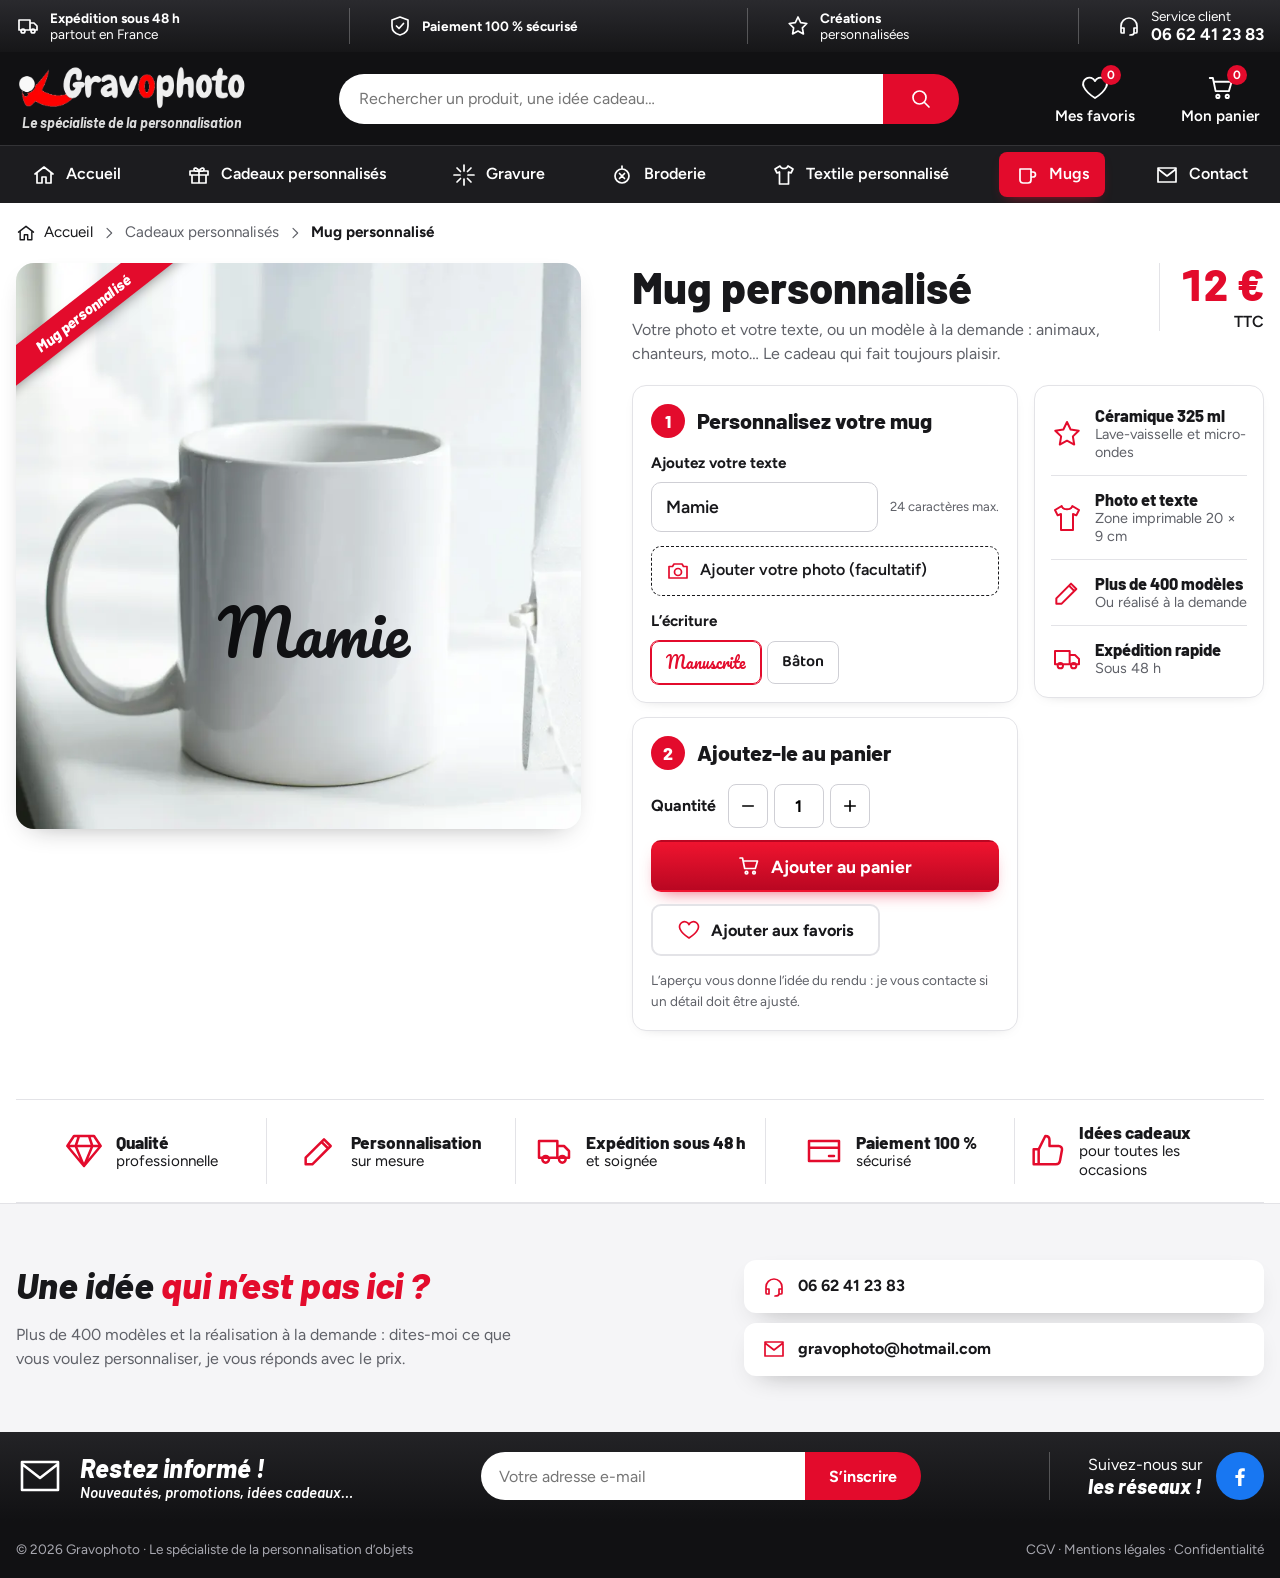
<file: mug-personnalise/index.html>
<!doctype html>
<html lang="fr">
<head>
<meta charset="utf-8">
<meta name="viewport" content="width=device-width,initial-scale=1">
<title>Mug personnalisé avec votre photo et votre texte — Gravophoto</title>
<meta name="description" content="Mug céramique 325 ml personnalisé avec votre photo et votre texte, à partir de 12 €. Résiste au lave-vaisselle et au micro-ondes. Expédition sous 48 h.">
<meta name="robots" content="noindex,nofollow">
<link rel="canonical" href="https://shigyn.github.io/gravophoto/mug-personnalise/">
<meta property="og:type" content="website">
<meta property="og:locale" content="fr_FR">
<meta property="og:site_name" content="Gravophoto">
<meta property="og:title" content="Mug personnalisé avec votre photo et votre texte — Gravophoto">
<meta property="og:description" content="Mug céramique 325 ml personnalisé avec votre photo et votre texte, à partir de 12 €. Résiste au lave-vaisselle et au micro-ondes. Expédition sous 48 h.">
<meta property="og:image" content="https://shigyn.github.io/gravophoto/photos/partage.jpg">
<meta name="theme-color" content="#111113">
<link rel="icon" href="data:image/svg+xml,%3Csvg xmlns='http://www.w3.org/2000/svg' viewBox='0 0 32 32'%3E%3Crect width='32' height='32' rx='8' fill='%23e30b2c'/%3E%3Ctext x='16' y='23' font-size='20' font-weight='700' text-anchor='middle' fill='%23fff' font-family='Arial'%3EG%3C/text%3E%3C/svg%3E">
<link rel="preconnect" href="https://fonts.googleapis.com">
<link rel="preconnect" href="https://fonts.gstatic.com" crossorigin>
<link href="https://fonts.googleapis.com/css2?family=Barlow:ital,wght@0,600;0,700;0,800;1,700;1,800&family=Figtree:wght@400;600;700&family=Pacifico&family=Baloo+2:wght@700&display=swap" rel="stylesheet">
<link rel="stylesheet" href="../assets/style.css?v=4">
<script type="application/ld+json">{"@context":"https://schema.org","@graph":[{"@type":"LocalBusiness","@id":"https://shigyn.github.io/gravophoto/#entreprise","name":"Gravophoto","description":"Cadeaux personnalisés avec votre photo ou votre prénom : mugs, t-shirts, broderie, gravure sur verre, bois, couteaux et miroirs. Expédition sous 48 h partout en France.","slogan":"Le spécialiste de la personnalisation d’objets","url":"https://shigyn.github.io/gravophoto/","logo":"https://shigyn.github.io/gravophoto/photos/logo.webp","image":"https://shigyn.github.io/gravophoto/photos/partage.jpg","telephone":"+33662412383","email":"gravophoto@hotmail.com","address":{"@type":"PostalAddress","addressLocality":"Ambon","postalCode":"56190","addressRegion":"Bretagne","addressCountry":"FR"},"areaServed":{"@type":"Country","name":"France"},"sameAs":["https://www.facebook.com/gravophoto72"]},{"@type":"Product","name":"Mug personnalisé","description":"Mug céramique 325 ml personnalisé avec votre photo et votre texte, à partir de 12 €. Résiste au lave-vaisselle et au micro-ondes. Expédition sous 48 h.","image":"https://shigyn.github.io/gravophoto/photos/mug-fenetre-800.webp","brand":{"@type":"Brand","name":"Gravophoto"},"offers":{"@type":"Offer","price":12,"priceCurrency":"EUR","availability":"https://schema.org/InStock","url":"https://shigyn.github.io/gravophoto/mug-personnalise/"}},{"@type":"BreadcrumbList","itemListElement":[{"@type":"ListItem","position":1,"name":"Accueil","item":"https://shigyn.github.io/gravophoto/"},{"@type":"ListItem","position":2,"name":"Mug personnalisé","item":"https://shigyn.github.io/gravophoto/mug-personnalise/"}]}]}</script>
</head>
<body class="fiche" data-racine="../">
<a class="evitement" href="#contenu">Aller au contenu</a>

<div class="infos">
  <div class="cadre infos-in">
    <p class="info"><svg viewBox="0 0 24 24" aria-hidden="true" class="ico"><path d="M3 6h11v10H3zM14 9h4l3 3v4h-7M7 19a2 2 0 1 0 0-4 2 2 0 0 0 0 4zM17 19a2 2 0 1 0 0-4 2 2 0 0 0 0 4z"/></svg><span><b>Expédition sous 48 h</b>partout en France</span></p>
    <p class="info"><svg viewBox="0 0 24 24" aria-hidden="true" class="ico"><path d="M12 3l8 3v6c0 5-3.5 8-8 9-4.5-1-8-4-8-9V6zM8.5 12l2.5 2.5 4.5-5"/></svg><span><b>Paiement 100 % sécurisé</b></span></p>
    <p class="info"><svg viewBox="0 0 24 24" aria-hidden="true" class="ico"><path d="M12 3l2.7 5.6 6.1.9-4.4 4.3 1 6.1L12 17l-5.4 2.9 1-6.1L3.2 9.5l6.1-.9z"/></svg><span><b>Créations</b>personnalisées</span></p>
    <a class="info info-tel" href="tel:+33662412383"><svg viewBox="0 0 24 24" aria-hidden="true" class="ico"><path d="M4 15v-3a8 8 0 0 1 16 0v3M4 14h3v5H5a1 1 0 0 1-1-1zM20 14h-3v5h2a1 1 0 0 0 1-1zM17 19c0 1.5-2 2-4 2"/></svg><span>Service client<b>06 62 41 23 83</b></span></a>
  </div>
</div>
<header class="entete">
  <div class="cadre entete-in">
    <a class="marque" href="../" aria-label="Gravophoto, accueil"><img src="../photos/logo-blanc.webp" alt="Gravophoto" width="640" height="127"><span>Le spécialiste de la personnalisation</span></a>
    <form class="recherche" role="search" data-recherche>
      <input type="search" name="q" placeholder="Rechercher un produit, une idée cadeau…" aria-label="Rechercher un produit ou une idée cadeau" autocomplete="off">
      <button type="submit" aria-label="Rechercher"><svg viewBox="0 0 24 24" aria-hidden="true" class="ico"><path d="M10.5 17a6.5 6.5 0 1 0 0-13 6.5 6.5 0 0 0 0 13zM15.5 15.5L20 20"/></svg></button>
      <ul class="resultats" data-resultats hidden></ul>
    </form>
    <div class="actions">
      <button type="button" class="action" data-ouvrir="favoris"><svg viewBox="0 0 24 24" aria-hidden="true" class="ico"><path d="M12 20s-7-4.4-9-9A4.8 4.8 0 0 1 12 6.5 4.8 4.8 0 0 1 21 11c-2 4.6-9 9-9 9z"/></svg><span class="action-nom">Mes favoris</span><span class="compte" data-compte-favoris>0</span></button>
      <button type="button" class="action" data-ouvrir="panier"><svg viewBox="0 0 24 24" aria-hidden="true" class="ico"><path d="M3 4h2.5l2.2 10.5h10.6L20.5 7H6.3M9.5 20a1.3 1.3 0 1 0 0-2.6 1.3 1.3 0 0 0 0 2.6zM17 20a1.3 1.3 0 1 0 0-2.6 1.3 1.3 0 0 0 0 2.6z"/></svg><span class="action-nom">Mon panier</span><span class="compte" data-compte-panier>0</span></button>
    </div>
  </div>
</header>
<nav class="nav" aria-label="Navigation principale">
  <div class="cadre nav-in">
    <a href="../"><svg viewBox="0 0 24 24" aria-hidden="true" class="ico"><path d="M3 11l9-7 9 7M5 9.5V20h5v-6h4v6h5V9.5"/></svg>Accueil</a>
    <a href="../#categories"><svg viewBox="0 0 24 24" aria-hidden="true" class="ico"><path d="M3 8h18v4H3zM5 12v8h14v-8M12 8v12M12 8c-1.5-3-5-4-5-1.5S10 8 12 8zm0 0c1.5-3 5-4 5-1.5S14 8 12 8z"/></svg>Cadeaux personnalisés</a>
    <a href="../gravure-et-objets/"><svg viewBox="0 0 24 24" aria-hidden="true" class="ico"><path d="M12 2v6M12 16v6M2 12h6M16 12h6M5 5l3.5 3.5M15.5 15.5L19 19M19 5l-3.5 3.5M8.5 15.5L5 19"/></svg>Gravure</a>
    <a href="../serviette-brodee/"><svg viewBox="0 0 24 24" aria-hidden="true" class="ico"><path d="M12 20a7 7 0 1 0 0-14 7 7 0 0 0 0 14zM12 3v3M9.5 10.5l5 5M14.5 10.5l-5 5"/></svg>Broderie</a>
    <a href="../t-shirt-enfant-personnalise/"><svg viewBox="0 0 24 24" aria-hidden="true" class="ico"><path d="M8 3L3 6l2 4 2.5-1V21h9V9l2.5 1 2-4-5-3c-.5 1.5-2 2.5-4 2.5S8.5 4.5 8 3z"/></svg>Textile personnalisé</a>
    <a href="../mug-personnalise/" class="actif" aria-current="page"><svg viewBox="0 0 24 24" aria-hidden="true" class="ico"><path d="M5 6h11v11a3 3 0 0 1-3 3H8a3 3 0 0 1-3-3zM16 9h2a2.5 2.5 0 0 1 0 5h-2"/></svg>Mugs</a>
    <a href="../#contact"><svg viewBox="0 0 24 24" aria-hidden="true" class="ico"><path d="M3 5h18v14H3zM3 6l9 7 9-7"/></svg>Contact</a>
  </div>
</nav>

<main id="contenu">

<div class="cadre">
  <nav class="fil" aria-label="Fil d’Ariane"><a href="../"><svg viewBox="0 0 24 24" aria-hidden="true" class="ico"><path d="M3 11l9-7 9 7M5 9.5V20h5v-6h4v6h5V9.5"/></svg>Accueil</a><svg viewBox="0 0 24 24" aria-hidden="true" class="ico"><path d="M9 5l7 7-7 7"/></svg><span>Cadeaux personnalisés</span><svg viewBox="0 0 24 24" aria-hidden="true" class="ico"><path d="M9 5l7 7-7 7"/></svg><span aria-current="page">Mug personnalisé</span></nav>
</div>
<section class="cadre fiche-in">
  <div class="fiche-visuel"><figure class="apercu apercu-mug" data-apercu="mug"><span class="ruban" aria-hidden="true">Mug personnalisé</span>
    <img src="../photos/mug-fenetre-800.webp" srcset="../photos/mug-fenetre-800.webp 800w, ../photos/mug-fenetre-1600.webp 1328w" sizes="(min-width: 900px) 46vw, 100vw" alt="Mug blanc posé près d’une fenêtre, avec votre personnalisation" width="1328" height="1332" fetchpriority="high" decoding="async">
    <div class="zone"><img class="zone-photo" data-zone-photo alt="" hidden><span class="zone-texte" data-zone-texte>Mamie</span></div>
  </figure></div>
  <div class="fiche-texte">
    <div class="fiche-tete">
      <div><h1>Mug personnalisé</h1><p class="chapo">Votre photo et votre texte, ou un modèle à la demande : animaux, chanteurs, moto… Le cadeau qui fait toujours plaisir.</p></div>
      <p class="fiche-prix"><span data-prix-affiche>12 €</span><small>TTC</small></p>
    </div>
    <div class="fiche-corps">
      <form class="reglages" data-produit data-id="mug" data-nom="Mug personnalisé" data-prix="12" data-url="mug-personnalise/">
      <section class="etape">
        <h2><span class="num">1</span> Personnalisez votre mug</h2>
        <label class="champ"><span>Ajoutez votre texte</span><span class="champ-ligne"><input type="text" name="texte" maxlength="24" value="Mamie" autocomplete="off" spellcheck="false" data-champ-texte><small>24 caractères max.</small></span></label>
      <label class="depot"><input type="file" name="photo" accept="image/*" data-champ-photo><svg viewBox="0 0 24 24" aria-hidden="true" class="ico"><path d="M8 5h8l1.5 2.5H21V19H3V7.5h3.5zM12 16.5a3.5 3.5 0 1 0 0-7 3.5 3.5 0 0 0 0 7z"/></svg><span data-depot-nom>Ajouter votre photo (facultatif)</span></label>
      <fieldset class="groupe"><legend>L’écriture</legend><div class="boutons-choix">
        <label class="choix-bouton"><input type="radio" name="ecriture" value="Manuscrite" checked><span class="e-main">Manuscrite</span></label>
        <label class="choix-bouton"><input type="radio" name="ecriture" value="Bâton"><span class="e-baton">Bâton</span></label>
      </div></fieldset>
      </section>
      <section class="etape etape-achat">
        <h2><span class="num">2</span> Ajoutez-le au panier</h2>
        <div class="achat">
          <div class="quantite"><span>Quantité</span><button type="button" data-qte="-1" aria-label="Un de moins"><svg viewBox="0 0 24 24" aria-hidden="true" class="ico"><path d="M5 12h14"/></svg></button><input type="number" name="qte" value="1" min="1" max="50" inputmode="numeric" aria-label="Quantité"><button type="button" data-qte="1" aria-label="Un de plus"><svg viewBox="0 0 24 24" aria-hidden="true" class="ico"><path d="M12 5v14M5 12h14"/></svg></button></div>
          <button class="bouton bouton-rouge" type="submit"><svg viewBox="0 0 24 24" aria-hidden="true" class="ico"><path d="M3 4h2.5l2.2 10.5h10.6L20.5 7H6.3M9.5 20a1.3 1.3 0 1 0 0-2.6 1.3 1.3 0 0 0 0 2.6zM17 20a1.3 1.3 0 1 0 0-2.6 1.3 1.3 0 0 0 0 2.6z"/></svg> Ajouter au panier</button>
          <button class="bouton bouton-ligne" type="button" data-favori aria-pressed="false"><svg viewBox="0 0 24 24" aria-hidden="true" class="ico"><path d="M12 20s-7-4.4-9-9A4.8 4.8 0 0 1 12 6.5 4.8 4.8 0 0 1 21 11c-2 4.6-9 9-9 9z"/></svg> <span data-favori-texte>Ajouter aux favoris</span></button>
        </div>
        <p class="note">L’aperçu vous donne l’idée du rendu : je vous contacte si un détail doit être ajusté.</p>
      </section>
    </form>
      <ul class="garanties"><li><svg viewBox="0 0 24 24" aria-hidden="true" class="ico"><path d="M12 3l2.7 5.6 6.1.9-4.4 4.3 1 6.1L12 17l-5.4 2.9 1-6.1L3.2 9.5l6.1-.9z"/></svg><span><b>Céramique 325 ml</b>Lave-vaisselle et micro-ondes</span></li><li><svg viewBox="0 0 24 24" aria-hidden="true" class="ico"><path d="M8 3L3 6l2 4 2.5-1V21h9V9l2.5 1 2-4-5-3c-.5 1.5-2 2.5-4 2.5S8.5 4.5 8 3z"/></svg><span><b>Photo et texte</b>Zone imprimable 20 × 9 cm</span></li><li><svg viewBox="0 0 24 24" aria-hidden="true" class="ico"><path d="M4 20h4L19 9l-4-4L4 16zM13.5 6.5l4 4"/></svg><span><b>Plus de 400 modèles</b>Ou réalisé à la demande</span></li><li><svg viewBox="0 0 24 24" aria-hidden="true" class="ico"><path d="M3 6h11v10H3zM14 9h4l3 3v4h-7M7 19a2 2 0 1 0 0-4 2 2 0 0 0 0 4zM17 19a2 2 0 1 0 0-4 2 2 0 0 0 0 4z"/></svg><span><b>Expédition rapide</b>Sous 48 h</span></li></ul>
    </div>
  </div>
</section>
<div class="cadre"><ul class="atouts"><li><svg viewBox="0 0 24 24" aria-hidden="true" class="ico"><path d="M6 3h12l4 6-10 12L2 9zM2 9h20M9 3l-2 6 5 12 5-12-2-6"/></svg><span><b>Qualité</b>professionnelle</span></li><li><svg viewBox="0 0 24 24" aria-hidden="true" class="ico"><path d="M4 20h4L19 9l-4-4L4 16zM13.5 6.5l4 4"/></svg><span><b>Personnalisation</b>sur mesure</span></li><li><svg viewBox="0 0 24 24" aria-hidden="true" class="ico"><path d="M3 6h11v10H3zM14 9h4l3 3v4h-7M7 19a2 2 0 1 0 0-4 2 2 0 0 0 0 4zM17 19a2 2 0 1 0 0-4 2 2 0 0 0 0 4z"/></svg><span><b>Expédition sous 48 h</b>et soignée</span></li><li><svg viewBox="0 0 24 24" aria-hidden="true" class="ico"><path d="M3 6h18v12H3zM3 10h18M15 15h3"/></svg><span><b>Paiement 100 %</b>sécurisé</span></li><li><svg viewBox="0 0 24 24" aria-hidden="true" class="ico"><path d="M7 11v9H4v-9zM7 11l4-8c1.5 0 2.5 1 2.5 2.5V9h5.5a2 2 0 0 1 2 2.3l-1.2 6.5A2.5 2.5 0 0 1 17.3 20H7"/></svg><span><b>Idées cadeaux</b>pour toutes les occasions</span></li></ul></div>
</main>

<section class="contact" id="contact">
  <div class="cadre contact-in">
    <div>
      <h2>Une idée <em>qui n’est pas ici ?</em></h2>
      <p>Plus de 400 modèles et la réalisation à la demande : dites-moi ce que vous voulez personnaliser, je vous réponds avec le prix.</p>
    </div>
    <div class="contact-liens">
      <a href="tel:+33662412383"><svg viewBox="0 0 24 24" aria-hidden="true" class="ico"><path d="M4 15v-3a8 8 0 0 1 16 0v3M4 14h3v5H5a1 1 0 0 1-1-1zM20 14h-3v5h2a1 1 0 0 0 1-1zM17 19c0 1.5-2 2-4 2"/></svg> 06 62 41 23 83</a>
      <a href="mailto:gravophoto@hotmail.com"><svg viewBox="0 0 24 24" aria-hidden="true" class="ico"><path d="M3 5h18v14H3zM3 6l9 7 9-7"/></svg> gravophoto@hotmail.com</a>
    </div>
  </div>
</section>

<section class="lettre">
  <div class="cadre lettre-in">
    <div class="lettre-titre"><svg viewBox="0 0 24 24" aria-hidden="true" class="ico"><path d="M3 5h18v14H3zM3 6l9 7 9-7"/></svg><p><b>Restez informé !</b>Nouveautés, promotions, idées cadeaux…</p></div>
    <form class="lettre-form" data-lettre>
      <input type="email" name="email" placeholder="Votre adresse e-mail" aria-label="Votre adresse e-mail" required autocomplete="email">
      <button type="submit">S’inscrire</button>
      <p class="lettre-note" data-lettre-note hidden>Merci ! Ceci est un aperçu : l’inscription sera branchée à la mise en ligne.</p>
    </form>
    <div class="reseaux"><p>Suivez-nous sur<b>les réseaux !</b></p><a href="https://www.facebook.com/gravophoto72" target="_blank" rel="noopener" aria-label="Gravophoto sur Facebook"><svg viewBox="0 0 24 24" aria-hidden="true" class="ico-plein"><path d="M13.5 22v-8h2.7l.4-3.2h-3.1V8.8c0-.9.3-1.6 1.6-1.6h1.7V4.4c-.3 0-1.3-.1-2.5-.1-2.5 0-4.2 1.5-4.2 4.3v2.3H7.4V14h2.7v8z"/></svg></a></div>
  </div>
</section>

<footer class="pied">
  <div class="cadre pied-in">
    <span>© 2026 Gravophoto · Le spécialiste de la personnalisation d’objets</span>
    <span><a href="../cgv/">CGV</a> · <a href="../mentions-legales/">Mentions légales</a> · <a href="../confidentialite/">Confidentialité</a></span>
  </div>
</footer>

<div class="voile" data-voile hidden></div>
<aside class="tiroir" data-tiroir="panier" aria-label="Votre panier" aria-hidden="true" inert>
  <div class="tiroir-tete"><h2>Votre panier</h2><button type="button" class="fermer" data-fermer aria-label="Fermer le panier">×</button></div>
  <div class="tiroir-corps" data-lignes></div>
  <div class="tiroir-pied">
    <div class="seuil"><p data-seuil-texte></p><div class="seuil-barre"><span data-seuil-barre></span></div></div>
    <p class="total"><span>Total</span><b data-total>0 €</b></p>
    <button class="bouton bouton-rouge" type="button" data-payer>Payer par carte</button>
    <p class="note" data-note-paiement hidden>Ceci est un aperçu : le paiement par carte sera branché à la mise en ligne, rien n’est débité ni envoyé.</p>
  </div>
</aside>
<aside class="tiroir" data-tiroir="favoris" aria-label="Vos favoris" aria-hidden="true" inert>
  <div class="tiroir-tete"><h2>Mes favoris</h2><button type="button" class="fermer" data-fermer aria-label="Fermer les favoris">×</button></div>
  <div class="tiroir-corps" data-favoris></div>
</aside>

<script type="application/json" id="index-recherche">[{"t":"Mug personnalisé","u":"mug-personnalise/","k":"Mug céramique 325 ml personnalisé avec votre photo et votre texte, à partir de 12 €. Résiste au lave-vaisselle et au micro-ondes. Expédition sous 48 h."},{"t":"T-shirt enfant personnalisé","u":"t-shirt-enfant-personnalise/","k":"T-shirt enfant personnalisé à 15 € : un motif et son prénom au choix, ou votre propre image. Aspect et toucher coton, 140 g. Expédition sous 48 h."},{"t":"Serviette brodée","u":"serviette-brodee/","k":"Serviette brodée avec votre prénom ou votre texte : 2 tailles (50 × 90 cm à 25 €, 70 × 135 cm à 35 €) et 10 coloris au choix. Expédition sous 48 h."},{"t":"Verres gravés","u":"gravure-et-objets/#verres","k":"Verres et chopes, un prénom ou un message. gravure"},{"t":"Couteaux gravés","u":"gravure-et-objets/#couteaux","k":"Un prénom, une date ou un motif sur la lame. gravure"},{"t":"Gravure sur bois","u":"gravure-et-objets/#bois","k":"Plaques, étiquettes et décorations. gravure"},{"t":"Cadres et miroirs","u":"gravure-et-objets/#miroirs","k":"Dont le miroir à cadre LED gravé. gravure"},{"t":"Pendentifs gravés","u":"gravure-et-objets/#pendentifs","k":"Un prénom ou une date, à garder sur soi. gravure"},{"t":"Housses de coussin","u":"gravure-et-objets/#coussins","k":"Motif et prénom au choix, ou votre photo. gravure"},{"t":"Boules de Noël","u":"gravure-et-objets/#noel","k":"Personnalisées avec un prénom ou un motif. gravure"},{"t":"Plaque métal 15 × 20 cm","u":"gravure-et-objets/#aussi","k":"broderie"},{"t":"Doudou enfant brodé","u":"gravure-et-objets/#aussi","k":"broderie"},{"t":"Peignoir adulte brodé","u":"gravure-et-objets/#aussi","k":"broderie"},{"t":"Peignoir enfant brodé","u":"gravure-et-objets/#aussi","k":"broderie"},{"t":"T-shirt adulte personnalisé","u":"gravure-et-objets/#aussi","k":"broderie"},{"t":"Idée cadeau : Anniversaire","u":"mug-personnalise/?texte=Joyeux+anniversaire","k":"cadeau occasion"},{"t":"Idée cadeau : Fête des mères","u":"mug-personnalise/?texte=Super+Maman","k":"cadeau occasion"},{"t":"Idée cadeau : Fête des pères","u":"mug-personnalise/?texte=Super+Papa","k":"cadeau occasion"},{"t":"Idée cadeau : Noël","u":"t-shirt-enfant-personnalise/?texte=Joyeux+No%C3%ABl","k":"cadeau occasion"},{"t":"Idée cadeau : Mariage","u":"serviette-brodee/?texte=Mr+%26+Mme","k":"cadeau occasion"},{"t":"Idée cadeau : Naissance","u":"serviette-brodee/?texte=Bienvenue+L%C3%A9o","k":"cadeau occasion"}]</script>
<script>
  window.LOCWEB_CONFIG = {
    supabaseUrl: 'https://ibqawtgnucakzdldnitj.supabase.co',
    supabaseAnonKey: 'sb_publishable_rpLrUo4Cqnfl8zSohDqO0A_Q5Vkj2Hk',
    clientId: '',
    ga4Id: ''
  };
</script>
<script src="../mesure.js" defer></script>
<script src="../assets/site.js?v=4" defer></script>
</body>
</html>
</file>
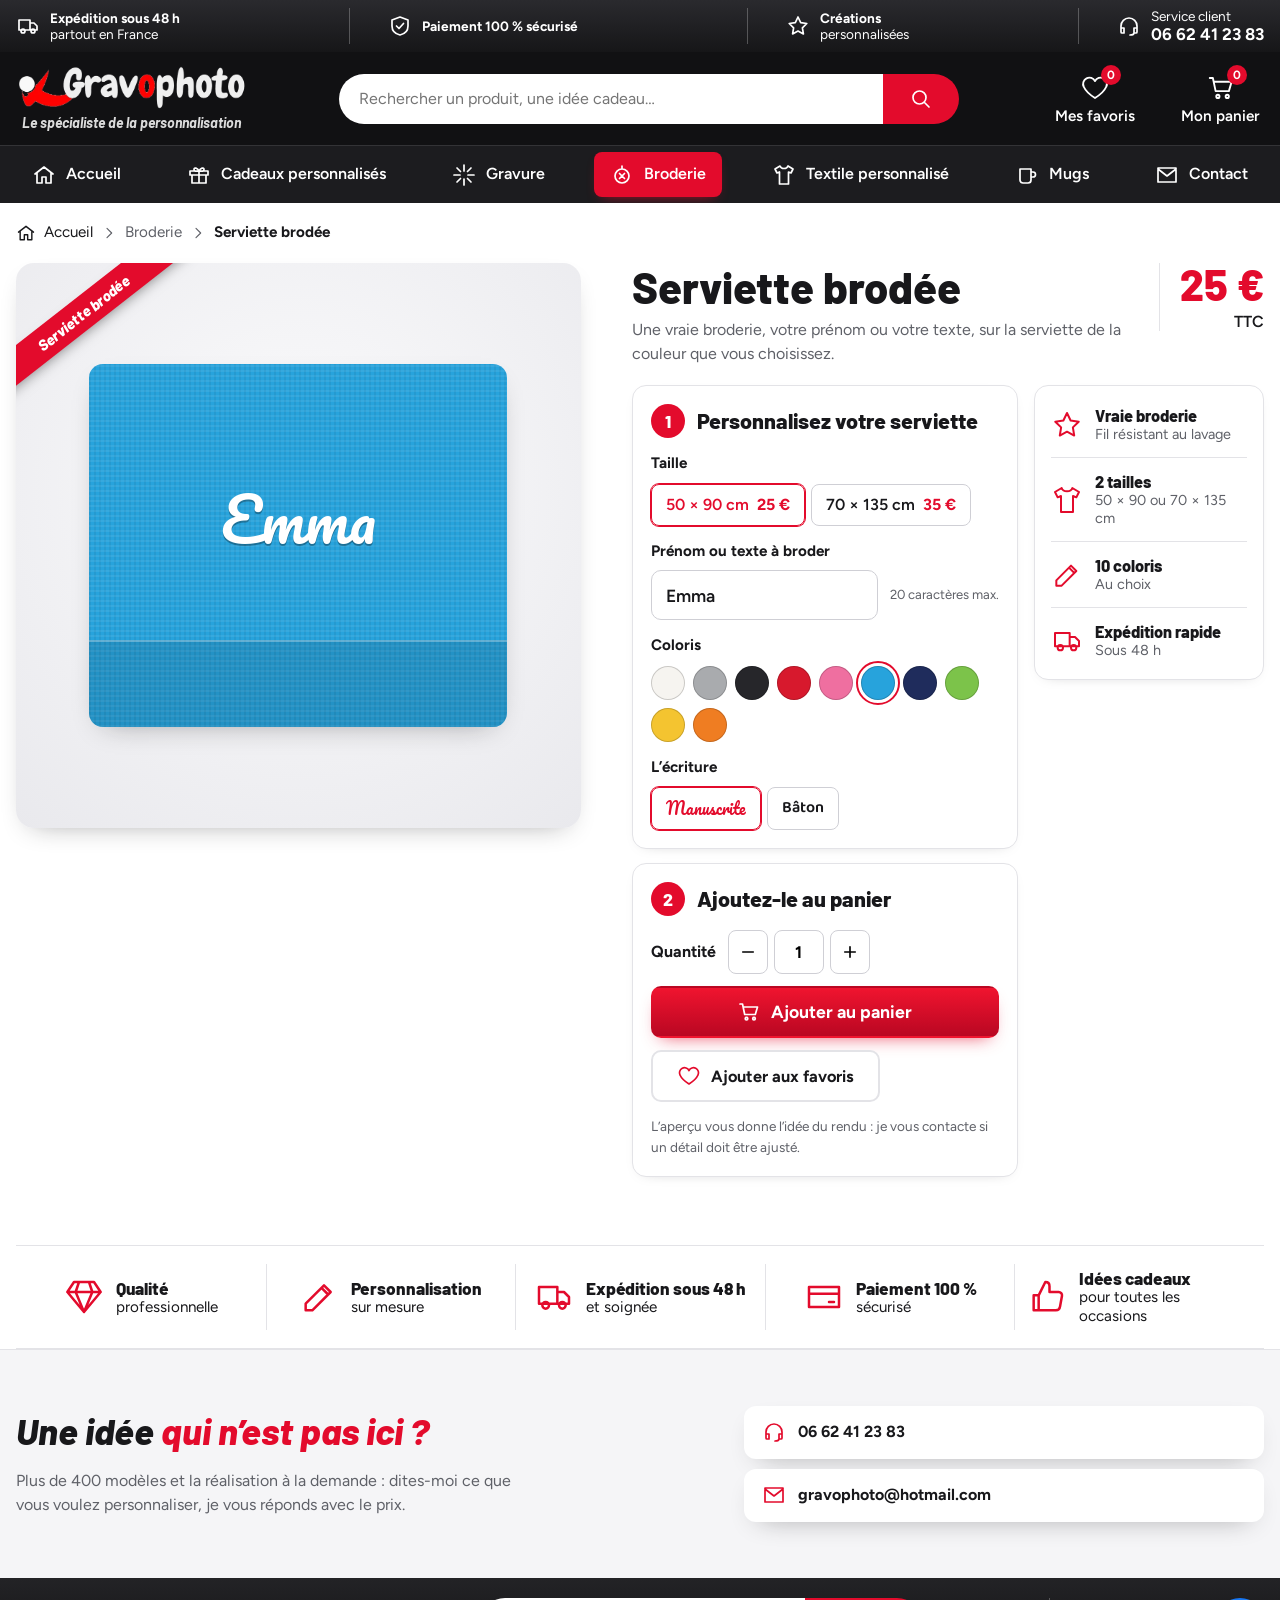
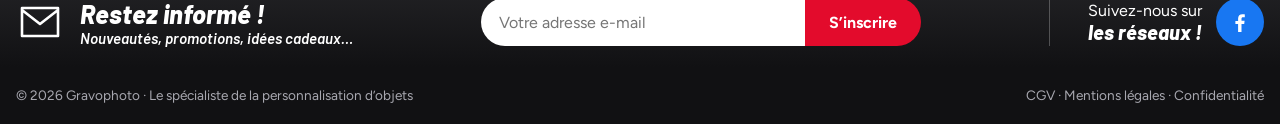
<file: serviette-brodee/index.html>
<!doctype html>
<html lang="fr">
<head>
<meta charset="utf-8">
<meta name="viewport" content="width=device-width,initial-scale=1">
<title>Serviette brodée avec votre prénom ou votre texte — Gravophoto</title>
<meta name="description" content="Serviette brodée avec votre prénom ou votre texte : 2 tailles (50 × 90 cm à 25 €, 70 × 135 cm à 35 €) et 10 coloris au choix. Expédition sous 48 h.">
<meta name="robots" content="noindex,nofollow">
<link rel="canonical" href="https://shigyn.github.io/gravophoto/serviette-brodee/">
<meta property="og:type" content="website">
<meta property="og:locale" content="fr_FR">
<meta property="og:site_name" content="Gravophoto">
<meta property="og:title" content="Serviette brodée avec votre prénom ou votre texte — Gravophoto">
<meta property="og:description" content="Serviette brodée avec votre prénom ou votre texte : 2 tailles (50 × 90 cm à 25 €, 70 × 135 cm à 35 €) et 10 coloris au choix. Expédition sous 48 h.">
<meta property="og:image" content="https://shigyn.github.io/gravophoto/photos/partage.jpg">
<meta name="theme-color" content="#111113">
<link rel="icon" href="data:image/svg+xml,%3Csvg xmlns='http://www.w3.org/2000/svg' viewBox='0 0 32 32'%3E%3Crect width='32' height='32' rx='8' fill='%23e30b2c'/%3E%3Ctext x='16' y='23' font-size='20' font-weight='700' text-anchor='middle' fill='%23fff' font-family='Arial'%3EG%3C/text%3E%3C/svg%3E">
<link rel="preconnect" href="https://fonts.googleapis.com">
<link rel="preconnect" href="https://fonts.gstatic.com" crossorigin>
<link href="https://fonts.googleapis.com/css2?family=Barlow:ital,wght@0,600;0,700;0,800;1,700;1,800&family=Figtree:wght@400;600;700&family=Pacifico&family=Baloo+2:wght@700&display=swap" rel="stylesheet">
<link rel="stylesheet" href="../assets/style.css?v=4">
<script type="application/ld+json">{"@context":"https://schema.org","@graph":[{"@type":"LocalBusiness","@id":"https://shigyn.github.io/gravophoto/#entreprise","name":"Gravophoto","description":"Cadeaux personnalisés avec votre photo ou votre prénom : mugs, t-shirts, broderie, gravure sur verre, bois, couteaux et miroirs. Expédition sous 48 h partout en France.","slogan":"Le spécialiste de la personnalisation d’objets","url":"https://shigyn.github.io/gravophoto/","logo":"https://shigyn.github.io/gravophoto/photos/logo.webp","image":"https://shigyn.github.io/gravophoto/photos/partage.jpg","telephone":"+33662412383","email":"gravophoto@hotmail.com","address":{"@type":"PostalAddress","addressLocality":"Ambon","postalCode":"56190","addressRegion":"Bretagne","addressCountry":"FR"},"areaServed":{"@type":"Country","name":"France"},"sameAs":["https://www.facebook.com/gravophoto72"]},{"@type":"Product","name":"Serviette brodée","description":"Serviette brodée avec votre prénom ou votre texte : 2 tailles (50 × 90 cm à 25 €, 70 × 135 cm à 35 €) et 10 coloris au choix. Expédition sous 48 h.","image":"https://shigyn.github.io/gravophoto/photos/serviettes-brodees-800.webp","brand":{"@type":"Brand","name":"Gravophoto"},"offers":{"@type":"Offer","price":25,"priceCurrency":"EUR","availability":"https://schema.org/InStock","url":"https://shigyn.github.io/gravophoto/serviette-brodee/"}},{"@type":"BreadcrumbList","itemListElement":[{"@type":"ListItem","position":1,"name":"Accueil","item":"https://shigyn.github.io/gravophoto/"},{"@type":"ListItem","position":2,"name":"Serviette brodée","item":"https://shigyn.github.io/gravophoto/serviette-brodee/"}]}]}</script>
</head>
<body class="fiche" data-racine="../">
<a class="evitement" href="#contenu">Aller au contenu</a>

<div class="infos">
  <div class="cadre infos-in">
    <p class="info"><svg viewBox="0 0 24 24" aria-hidden="true" class="ico"><path d="M3 6h11v10H3zM14 9h4l3 3v4h-7M7 19a2 2 0 1 0 0-4 2 2 0 0 0 0 4zM17 19a2 2 0 1 0 0-4 2 2 0 0 0 0 4z"/></svg><span><b>Expédition sous 48 h</b>partout en France</span></p>
    <p class="info"><svg viewBox="0 0 24 24" aria-hidden="true" class="ico"><path d="M12 3l8 3v6c0 5-3.5 8-8 9-4.5-1-8-4-8-9V6zM8.5 12l2.5 2.5 4.5-5"/></svg><span><b>Paiement 100 % sécurisé</b></span></p>
    <p class="info"><svg viewBox="0 0 24 24" aria-hidden="true" class="ico"><path d="M12 3l2.7 5.6 6.1.9-4.4 4.3 1 6.1L12 17l-5.4 2.9 1-6.1L3.2 9.5l6.1-.9z"/></svg><span><b>Créations</b>personnalisées</span></p>
    <a class="info info-tel" href="tel:+33662412383"><svg viewBox="0 0 24 24" aria-hidden="true" class="ico"><path d="M4 15v-3a8 8 0 0 1 16 0v3M4 14h3v5H5a1 1 0 0 1-1-1zM20 14h-3v5h2a1 1 0 0 0 1-1zM17 19c0 1.5-2 2-4 2"/></svg><span>Service client<b>06 62 41 23 83</b></span></a>
  </div>
</div>
<header class="entete">
  <div class="cadre entete-in">
    <a class="marque" href="../" aria-label="Gravophoto, accueil"><img src="../photos/logo-blanc.webp" alt="Gravophoto" width="640" height="127"><span>Le spécialiste de la personnalisation</span></a>
    <form class="recherche" role="search" data-recherche>
      <input type="search" name="q" placeholder="Rechercher un produit, une idée cadeau…" aria-label="Rechercher un produit ou une idée cadeau" autocomplete="off">
      <button type="submit" aria-label="Rechercher"><svg viewBox="0 0 24 24" aria-hidden="true" class="ico"><path d="M10.5 17a6.5 6.5 0 1 0 0-13 6.5 6.5 0 0 0 0 13zM15.5 15.5L20 20"/></svg></button>
      <ul class="resultats" data-resultats hidden></ul>
    </form>
    <div class="actions">
      <button type="button" class="action" data-ouvrir="favoris"><svg viewBox="0 0 24 24" aria-hidden="true" class="ico"><path d="M12 20s-7-4.4-9-9A4.8 4.8 0 0 1 12 6.5 4.8 4.8 0 0 1 21 11c-2 4.6-9 9-9 9z"/></svg><span class="action-nom">Mes favoris</span><span class="compte" data-compte-favoris>0</span></button>
      <button type="button" class="action" data-ouvrir="panier"><svg viewBox="0 0 24 24" aria-hidden="true" class="ico"><path d="M3 4h2.5l2.2 10.5h10.6L20.5 7H6.3M9.5 20a1.3 1.3 0 1 0 0-2.6 1.3 1.3 0 0 0 0 2.6zM17 20a1.3 1.3 0 1 0 0-2.6 1.3 1.3 0 0 0 0 2.6z"/></svg><span class="action-nom">Mon panier</span><span class="compte" data-compte-panier>0</span></button>
    </div>
  </div>
</header>
<nav class="nav" aria-label="Navigation principale">
  <div class="cadre nav-in">
    <a href="../"><svg viewBox="0 0 24 24" aria-hidden="true" class="ico"><path d="M3 11l9-7 9 7M5 9.5V20h5v-6h4v6h5V9.5"/></svg>Accueil</a>
    <a href="../#categories"><svg viewBox="0 0 24 24" aria-hidden="true" class="ico"><path d="M3 8h18v4H3zM5 12v8h14v-8M12 8v12M12 8c-1.5-3-5-4-5-1.5S10 8 12 8zm0 0c1.5-3 5-4 5-1.5S14 8 12 8z"/></svg>Cadeaux personnalisés</a>
    <a href="../gravure-et-objets/"><svg viewBox="0 0 24 24" aria-hidden="true" class="ico"><path d="M12 2v6M12 16v6M2 12h6M16 12h6M5 5l3.5 3.5M15.5 15.5L19 19M19 5l-3.5 3.5M8.5 15.5L5 19"/></svg>Gravure</a>
    <a href="../serviette-brodee/" class="actif" aria-current="page"><svg viewBox="0 0 24 24" aria-hidden="true" class="ico"><path d="M12 20a7 7 0 1 0 0-14 7 7 0 0 0 0 14zM12 3v3M9.5 10.5l5 5M14.5 10.5l-5 5"/></svg>Broderie</a>
    <a href="../t-shirt-enfant-personnalise/"><svg viewBox="0 0 24 24" aria-hidden="true" class="ico"><path d="M8 3L3 6l2 4 2.5-1V21h9V9l2.5 1 2-4-5-3c-.5 1.5-2 2.5-4 2.5S8.5 4.5 8 3z"/></svg>Textile personnalisé</a>
    <a href="../mug-personnalise/"><svg viewBox="0 0 24 24" aria-hidden="true" class="ico"><path d="M5 6h11v11a3 3 0 0 1-3 3H8a3 3 0 0 1-3-3zM16 9h2a2.5 2.5 0 0 1 0 5h-2"/></svg>Mugs</a>
    <a href="../#contact"><svg viewBox="0 0 24 24" aria-hidden="true" class="ico"><path d="M3 5h18v14H3zM3 6l9 7 9-7"/></svg>Contact</a>
  </div>
</nav>

<main id="contenu">

<div class="cadre">
  <nav class="fil" aria-label="Fil d’Ariane"><a href="../"><svg viewBox="0 0 24 24" aria-hidden="true" class="ico"><path d="M3 11l9-7 9 7M5 9.5V20h5v-6h4v6h5V9.5"/></svg>Accueil</a><svg viewBox="0 0 24 24" aria-hidden="true" class="ico"><path d="M9 5l7 7-7 7"/></svg><span>Broderie</span><svg viewBox="0 0 24 24" aria-hidden="true" class="ico"><path d="M9 5l7 7-7 7"/></svg><span aria-current="page">Serviette brodée</span></nav>
</div>
<section class="cadre fiche-in">
  <div class="fiche-visuel"><figure class="apercu apercu-serviette" data-apercu="serviette"><span class="ruban" aria-hidden="true">Serviette brodée</span>
    <div class="serviette"><div class="serviette-pli"></div><div class="serviette-face"><span class="zone-texte" data-zone-texte>Emma</span></div></div>
  </figure></div>
  <div class="fiche-texte">
    <div class="fiche-tete">
      <div><h1>Serviette brodée</h1><p class="chapo">Une vraie broderie, votre prénom ou votre texte, sur la serviette de la couleur que vous choisissez.</p></div>
      <p class="fiche-prix"><span data-prix-affiche>25 €</span><small>TTC</small></p>
    </div>
    <div class="fiche-corps">
      <form class="reglages" data-produit data-id="serviette" data-nom="Serviette brodée" data-prix="25" data-url="serviette-brodee/">
      <section class="etape">
        <h2><span class="num">1</span> Personnalisez votre serviette</h2>
        <fieldset class="groupe"><legend>Taille</legend><div class="boutons-choix"><label class="choix-bouton"><input type="radio" name="variante" value="50 × 90 cm" data-prix="25" checked><span>50 × 90 cm <b>25 €</b></span></label><label class="choix-bouton"><input type="radio" name="variante" value="70 × 135 cm" data-prix="35"><span>70 × 135 cm <b>35 €</b></span></label></div></fieldset>
      <label class="champ"><span>Prénom ou texte à broder</span><span class="champ-ligne"><input type="text" name="texte" maxlength="20" value="Emma" autocomplete="off" spellcheck="false" data-champ-texte><small>20 caractères max.</small></span></label>
      <fieldset class="groupe"><legend>Coloris</legend><div class="pastilles"><label class="pastille" title="Blanc"><input type="radio" name="coloris" value="Blanc" data-couleur="#f6f4f0"><span style="background:#f6f4f0"></span><i class="invisible">Blanc</i></label><label class="pastille" title="Gris"><input type="radio" name="coloris" value="Gris" data-couleur="#a9abae"><span style="background:#a9abae"></span><i class="invisible">Gris</i></label><label class="pastille" title="Noir"><input type="radio" name="coloris" value="Noir" data-couleur="#26262a"><span style="background:#26262a"></span><i class="invisible">Noir</i></label><label class="pastille" title="Rouge"><input type="radio" name="coloris" value="Rouge" data-couleur="#d7192d"><span style="background:#d7192d"></span><i class="invisible">Rouge</i></label><label class="pastille" title="Rose"><input type="radio" name="coloris" value="Rose" data-couleur="#ef6fa0"><span style="background:#ef6fa0"></span><i class="invisible">Rose</i></label><label class="pastille" title="Bleu ciel"><input type="radio" name="coloris" value="Bleu ciel" data-couleur="#27a3dc" checked><span style="background:#27a3dc"></span><i class="invisible">Bleu ciel</i></label><label class="pastille" title="Bleu marine"><input type="radio" name="coloris" value="Bleu marine" data-couleur="#1f2c5c"><span style="background:#1f2c5c"></span><i class="invisible">Bleu marine</i></label><label class="pastille" title="Vert"><input type="radio" name="coloris" value="Vert" data-couleur="#7cc34a"><span style="background:#7cc34a"></span><i class="invisible">Vert</i></label><label class="pastille" title="Jaune"><input type="radio" name="coloris" value="Jaune" data-couleur="#f4c430"><span style="background:#f4c430"></span><i class="invisible">Jaune</i></label><label class="pastille" title="Orange"><input type="radio" name="coloris" value="Orange" data-couleur="#ef7d22"><span style="background:#ef7d22"></span><i class="invisible">Orange</i></label></div></fieldset>
      <fieldset class="groupe"><legend>L’écriture</legend><div class="boutons-choix">
        <label class="choix-bouton"><input type="radio" name="ecriture" value="Manuscrite" checked><span class="e-main">Manuscrite</span></label>
        <label class="choix-bouton"><input type="radio" name="ecriture" value="Bâton"><span class="e-baton">Bâton</span></label>
      </div></fieldset>
      </section>
      <section class="etape etape-achat">
        <h2><span class="num">2</span> Ajoutez-le au panier</h2>
        <div class="achat">
          <div class="quantite"><span>Quantité</span><button type="button" data-qte="-1" aria-label="Un de moins"><svg viewBox="0 0 24 24" aria-hidden="true" class="ico"><path d="M5 12h14"/></svg></button><input type="number" name="qte" value="1" min="1" max="50" inputmode="numeric" aria-label="Quantité"><button type="button" data-qte="1" aria-label="Un de plus"><svg viewBox="0 0 24 24" aria-hidden="true" class="ico"><path d="M12 5v14M5 12h14"/></svg></button></div>
          <button class="bouton bouton-rouge" type="submit"><svg viewBox="0 0 24 24" aria-hidden="true" class="ico"><path d="M3 4h2.5l2.2 10.5h10.6L20.5 7H6.3M9.5 20a1.3 1.3 0 1 0 0-2.6 1.3 1.3 0 0 0 0 2.6zM17 20a1.3 1.3 0 1 0 0-2.6 1.3 1.3 0 0 0 0 2.6z"/></svg> Ajouter au panier</button>
          <button class="bouton bouton-ligne" type="button" data-favori aria-pressed="false"><svg viewBox="0 0 24 24" aria-hidden="true" class="ico"><path d="M12 20s-7-4.4-9-9A4.8 4.8 0 0 1 12 6.5 4.8 4.8 0 0 1 21 11c-2 4.6-9 9-9 9z"/></svg> <span data-favori-texte>Ajouter aux favoris</span></button>
        </div>
        <p class="note">L’aperçu vous donne l’idée du rendu : je vous contacte si un détail doit être ajusté.</p>
      </section>
    </form>
      <ul class="garanties"><li><svg viewBox="0 0 24 24" aria-hidden="true" class="ico"><path d="M12 3l2.7 5.6 6.1.9-4.4 4.3 1 6.1L12 17l-5.4 2.9 1-6.1L3.2 9.5l6.1-.9z"/></svg><span><b>Vraie broderie</b>Fil résistant au lavage</span></li><li><svg viewBox="0 0 24 24" aria-hidden="true" class="ico"><path d="M8 3L3 6l2 4 2.5-1V21h9V9l2.5 1 2-4-5-3c-.5 1.5-2 2.5-4 2.5S8.5 4.5 8 3z"/></svg><span><b>2 tailles</b>50 × 90 ou 70 × 135 cm</span></li><li><svg viewBox="0 0 24 24" aria-hidden="true" class="ico"><path d="M4 20h4L19 9l-4-4L4 16zM13.5 6.5l4 4"/></svg><span><b>10 coloris</b>Au choix</span></li><li><svg viewBox="0 0 24 24" aria-hidden="true" class="ico"><path d="M3 6h11v10H3zM14 9h4l3 3v4h-7M7 19a2 2 0 1 0 0-4 2 2 0 0 0 0 4zM17 19a2 2 0 1 0 0-4 2 2 0 0 0 0 4z"/></svg><span><b>Expédition rapide</b>Sous 48 h</span></li></ul>
    </div>
  </div>
</section>
<div class="cadre"><ul class="atouts"><li><svg viewBox="0 0 24 24" aria-hidden="true" class="ico"><path d="M6 3h12l4 6-10 12L2 9zM2 9h20M9 3l-2 6 5 12 5-12-2-6"/></svg><span><b>Qualité</b>professionnelle</span></li><li><svg viewBox="0 0 24 24" aria-hidden="true" class="ico"><path d="M4 20h4L19 9l-4-4L4 16zM13.5 6.5l4 4"/></svg><span><b>Personnalisation</b>sur mesure</span></li><li><svg viewBox="0 0 24 24" aria-hidden="true" class="ico"><path d="M3 6h11v10H3zM14 9h4l3 3v4h-7M7 19a2 2 0 1 0 0-4 2 2 0 0 0 0 4zM17 19a2 2 0 1 0 0-4 2 2 0 0 0 0 4z"/></svg><span><b>Expédition sous 48 h</b>et soignée</span></li><li><svg viewBox="0 0 24 24" aria-hidden="true" class="ico"><path d="M3 6h18v12H3zM3 10h18M15 15h3"/></svg><span><b>Paiement 100 %</b>sécurisé</span></li><li><svg viewBox="0 0 24 24" aria-hidden="true" class="ico"><path d="M7 11v9H4v-9zM7 11l4-8c1.5 0 2.5 1 2.5 2.5V9h5.5a2 2 0 0 1 2 2.3l-1.2 6.5A2.5 2.5 0 0 1 17.3 20H7"/></svg><span><b>Idées cadeaux</b>pour toutes les occasions</span></li></ul></div>
</main>

<section class="contact" id="contact">
  <div class="cadre contact-in">
    <div>
      <h2>Une idée <em>qui n’est pas ici ?</em></h2>
      <p>Plus de 400 modèles et la réalisation à la demande : dites-moi ce que vous voulez personnaliser, je vous réponds avec le prix.</p>
    </div>
    <div class="contact-liens">
      <a href="tel:+33662412383"><svg viewBox="0 0 24 24" aria-hidden="true" class="ico"><path d="M4 15v-3a8 8 0 0 1 16 0v3M4 14h3v5H5a1 1 0 0 1-1-1zM20 14h-3v5h2a1 1 0 0 0 1-1zM17 19c0 1.5-2 2-4 2"/></svg> 06 62 41 23 83</a>
      <a href="mailto:gravophoto@hotmail.com"><svg viewBox="0 0 24 24" aria-hidden="true" class="ico"><path d="M3 5h18v14H3zM3 6l9 7 9-7"/></svg> gravophoto@hotmail.com</a>
    </div>
  </div>
</section>

<section class="lettre">
  <div class="cadre lettre-in">
    <div class="lettre-titre"><svg viewBox="0 0 24 24" aria-hidden="true" class="ico"><path d="M3 5h18v14H3zM3 6l9 7 9-7"/></svg><p><b>Restez informé !</b>Nouveautés, promotions, idées cadeaux…</p></div>
    <form class="lettre-form" data-lettre>
      <input type="email" name="email" placeholder="Votre adresse e-mail" aria-label="Votre adresse e-mail" required autocomplete="email">
      <button type="submit">S’inscrire</button>
      <p class="lettre-note" data-lettre-note hidden>Merci ! Ceci est un aperçu : l’inscription sera branchée à la mise en ligne.</p>
    </form>
    <div class="reseaux"><p>Suivez-nous sur<b>les réseaux !</b></p><a href="https://www.facebook.com/gravophoto72" target="_blank" rel="noopener" aria-label="Gravophoto sur Facebook"><svg viewBox="0 0 24 24" aria-hidden="true" class="ico-plein"><path d="M13.5 22v-8h2.7l.4-3.2h-3.1V8.8c0-.9.3-1.6 1.6-1.6h1.7V4.4c-.3 0-1.3-.1-2.5-.1-2.5 0-4.2 1.5-4.2 4.3v2.3H7.4V14h2.7v8z"/></svg></a></div>
  </div>
</section>

<footer class="pied">
  <div class="cadre pied-in">
    <span>© 2026 Gravophoto · Le spécialiste de la personnalisation d’objets</span>
    <span><a href="../cgv/">CGV</a> · <a href="../mentions-legales/">Mentions légales</a> · <a href="../confidentialite/">Confidentialité</a></span>
  </div>
</footer>

<div class="voile" data-voile hidden></div>
<aside class="tiroir" data-tiroir="panier" aria-label="Votre panier" aria-hidden="true" inert>
  <div class="tiroir-tete"><h2>Votre panier</h2><button type="button" class="fermer" data-fermer aria-label="Fermer le panier">×</button></div>
  <div class="tiroir-corps" data-lignes></div>
  <div class="tiroir-pied">
    <div class="seuil"><p data-seuil-texte></p><div class="seuil-barre"><span data-seuil-barre></span></div></div>
    <p class="total"><span>Total</span><b data-total>0 €</b></p>
    <button class="bouton bouton-rouge" type="button" data-payer>Payer par carte</button>
    <p class="note" data-note-paiement hidden>Ceci est un aperçu : le paiement par carte sera branché à la mise en ligne, rien n’est débité ni envoyé.</p>
  </div>
</aside>
<aside class="tiroir" data-tiroir="favoris" aria-label="Vos favoris" aria-hidden="true" inert>
  <div class="tiroir-tete"><h2>Mes favoris</h2><button type="button" class="fermer" data-fermer aria-label="Fermer les favoris">×</button></div>
  <div class="tiroir-corps" data-favoris></div>
</aside>

<script type="application/json" id="index-recherche">[{"t":"Mug personnalisé","u":"mug-personnalise/","k":"Mug céramique 325 ml personnalisé avec votre photo et votre texte, à partir de 12 €. Résiste au lave-vaisselle et au micro-ondes. Expédition sous 48 h."},{"t":"T-shirt enfant personnalisé","u":"t-shirt-enfant-personnalise/","k":"T-shirt enfant personnalisé à 15 € : un motif et son prénom au choix, ou votre propre image. Aspect et toucher coton, 140 g. Expédition sous 48 h."},{"t":"Serviette brodée","u":"serviette-brodee/","k":"Serviette brodée avec votre prénom ou votre texte : 2 tailles (50 × 90 cm à 25 €, 70 × 135 cm à 35 €) et 10 coloris au choix. Expédition sous 48 h."},{"t":"Verres gravés","u":"gravure-et-objets/#verres","k":"Verres et chopes, un prénom ou un message. gravure"},{"t":"Couteaux gravés","u":"gravure-et-objets/#couteaux","k":"Un prénom, une date ou un motif sur la lame. gravure"},{"t":"Gravure sur bois","u":"gravure-et-objets/#bois","k":"Plaques, étiquettes et décorations. gravure"},{"t":"Cadres et miroirs","u":"gravure-et-objets/#miroirs","k":"Dont le miroir à cadre LED gravé. gravure"},{"t":"Pendentifs gravés","u":"gravure-et-objets/#pendentifs","k":"Un prénom ou une date, à garder sur soi. gravure"},{"t":"Housses de coussin","u":"gravure-et-objets/#coussins","k":"Motif et prénom au choix, ou votre photo. gravure"},{"t":"Boules de Noël","u":"gravure-et-objets/#noel","k":"Personnalisées avec un prénom ou un motif. gravure"},{"t":"Plaque métal 15 × 20 cm","u":"gravure-et-objets/#aussi","k":"broderie"},{"t":"Doudou enfant brodé","u":"gravure-et-objets/#aussi","k":"broderie"},{"t":"Peignoir adulte brodé","u":"gravure-et-objets/#aussi","k":"broderie"},{"t":"Peignoir enfant brodé","u":"gravure-et-objets/#aussi","k":"broderie"},{"t":"T-shirt adulte personnalisé","u":"gravure-et-objets/#aussi","k":"broderie"},{"t":"Idée cadeau : Anniversaire","u":"mug-personnalise/?texte=Joyeux+anniversaire","k":"cadeau occasion"},{"t":"Idée cadeau : Fête des mères","u":"mug-personnalise/?texte=Super+Maman","k":"cadeau occasion"},{"t":"Idée cadeau : Fête des pères","u":"mug-personnalise/?texte=Super+Papa","k":"cadeau occasion"},{"t":"Idée cadeau : Noël","u":"t-shirt-enfant-personnalise/?texte=Joyeux+No%C3%ABl","k":"cadeau occasion"},{"t":"Idée cadeau : Mariage","u":"serviette-brodee/?texte=Mr+%26+Mme","k":"cadeau occasion"},{"t":"Idée cadeau : Naissance","u":"serviette-brodee/?texte=Bienvenue+L%C3%A9o","k":"cadeau occasion"}]</script>
<script>
  window.LOCWEB_CONFIG = {
    supabaseUrl: 'https://ibqawtgnucakzdldnitj.supabase.co',
    supabaseAnonKey: 'sb_publishable_rpLrUo4Cqnfl8zSohDqO0A_Q5Vkj2Hk',
    clientId: '',
    ga4Id: ''
  };
</script>
<script src="../mesure.js" defer></script>
<script src="../assets/site.js?v=4" defer></script>
</body>
</html>
</file>
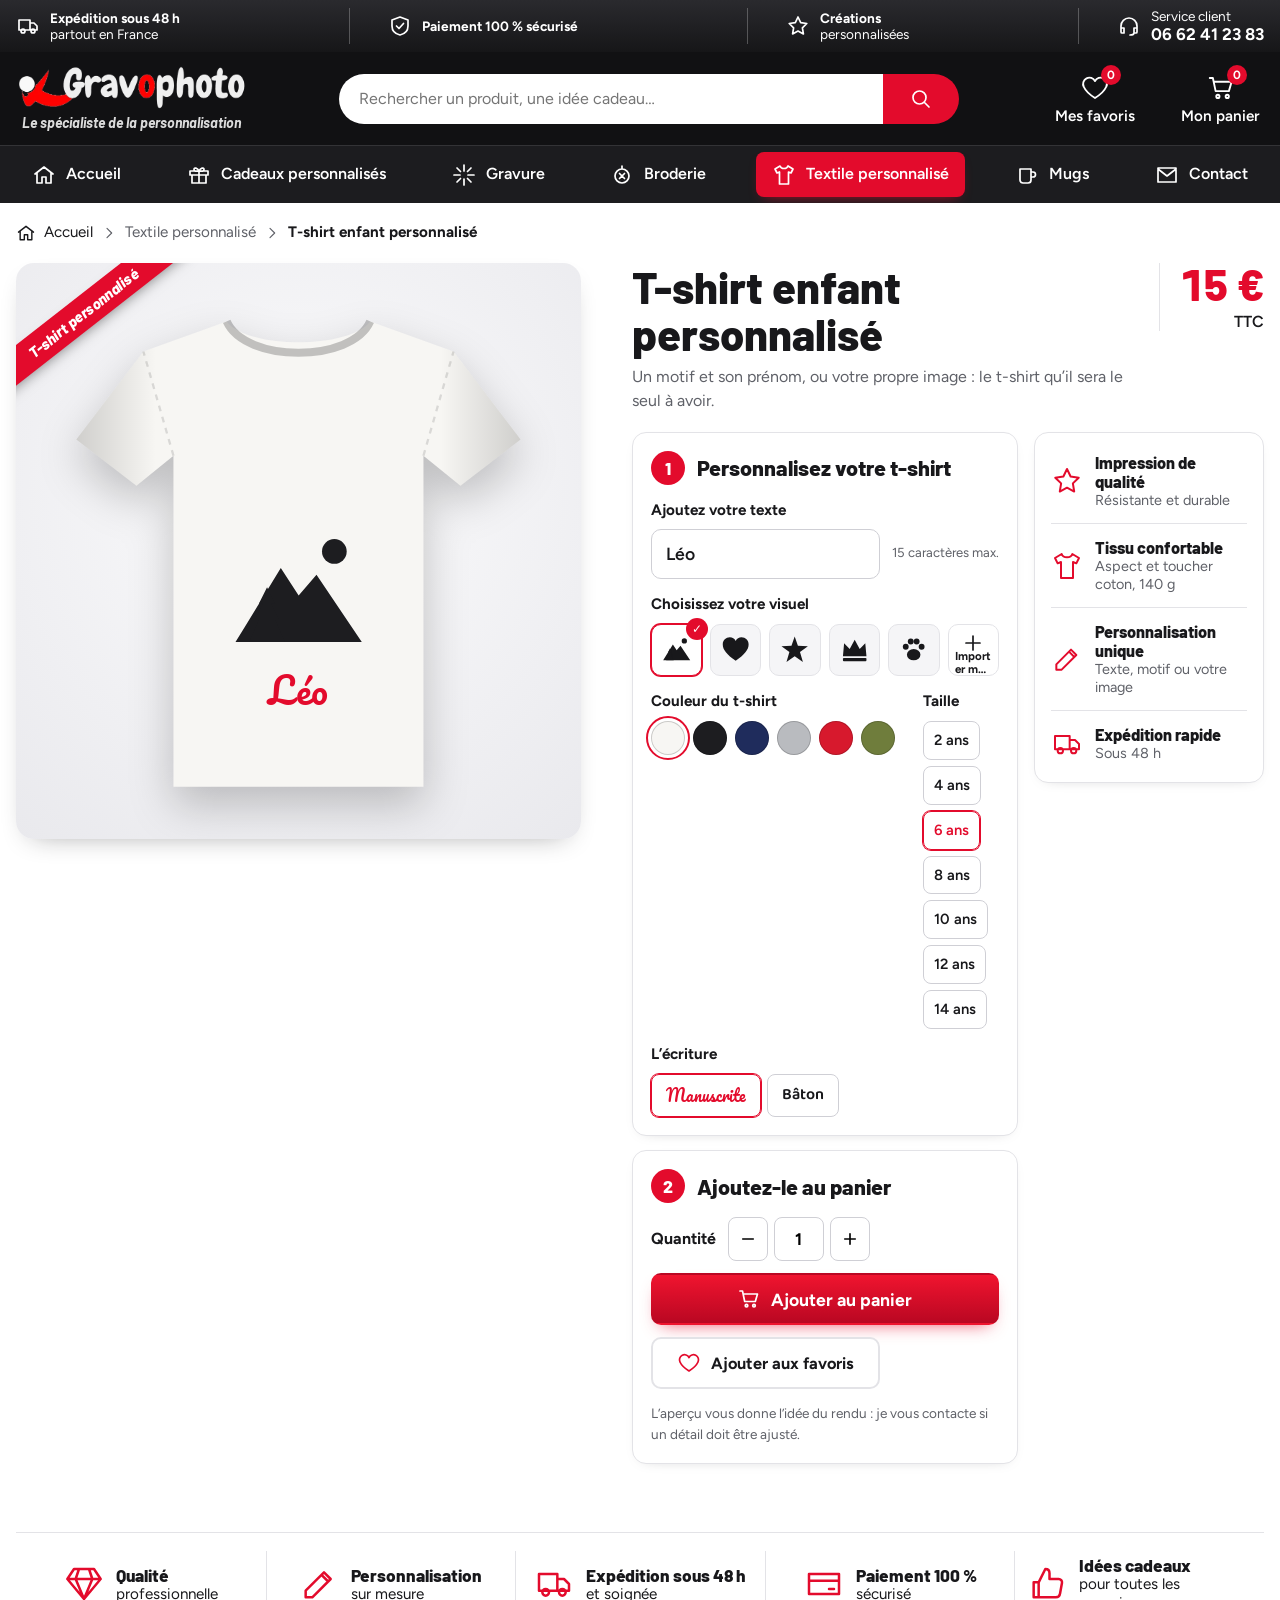
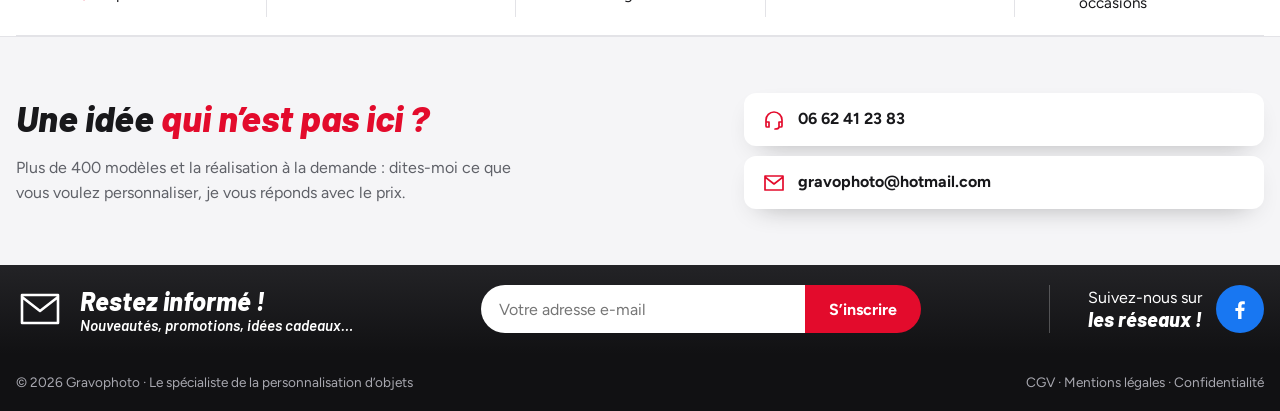
<file: t-shirt-enfant-personnalise/index.html>
<!doctype html>
<html lang="fr">
<head>
<meta charset="utf-8">
<meta name="viewport" content="width=device-width,initial-scale=1">
<title>T-shirt enfant personnalisé, motif et prénom au choix — Gravophoto</title>
<meta name="description" content="T-shirt enfant personnalisé à 15 € : un motif et son prénom au choix, ou votre propre image. Aspect et toucher coton, 140 g. Expédition sous 48 h.">
<meta name="robots" content="noindex,nofollow">
<link rel="canonical" href="https://shigyn.github.io/gravophoto/t-shirt-enfant-personnalise/">
<meta property="og:type" content="website">
<meta property="og:locale" content="fr_FR">
<meta property="og:site_name" content="Gravophoto">
<meta property="og:title" content="T-shirt enfant personnalisé, motif et prénom au choix — Gravophoto">
<meta property="og:description" content="T-shirt enfant personnalisé à 15 € : un motif et son prénom au choix, ou votre propre image. Aspect et toucher coton, 140 g. Expédition sous 48 h.">
<meta property="og:image" content="https://shigyn.github.io/gravophoto/photos/partage.jpg">
<meta name="theme-color" content="#111113">
<link rel="icon" href="data:image/svg+xml,%3Csvg xmlns='http://www.w3.org/2000/svg' viewBox='0 0 32 32'%3E%3Crect width='32' height='32' rx='8' fill='%23e30b2c'/%3E%3Ctext x='16' y='23' font-size='20' font-weight='700' text-anchor='middle' fill='%23fff' font-family='Arial'%3EG%3C/text%3E%3C/svg%3E">
<link rel="preconnect" href="https://fonts.googleapis.com">
<link rel="preconnect" href="https://fonts.gstatic.com" crossorigin>
<link href="https://fonts.googleapis.com/css2?family=Barlow:ital,wght@0,600;0,700;0,800;1,700;1,800&family=Figtree:wght@400;600;700&family=Pacifico&family=Baloo+2:wght@700&display=swap" rel="stylesheet">
<link rel="stylesheet" href="../assets/style.css?v=4">
<script type="application/ld+json">{"@context":"https://schema.org","@graph":[{"@type":"LocalBusiness","@id":"https://shigyn.github.io/gravophoto/#entreprise","name":"Gravophoto","description":"Cadeaux personnalisés avec votre photo ou votre prénom : mugs, t-shirts, broderie, gravure sur verre, bois, couteaux et miroirs. Expédition sous 48 h partout en France.","slogan":"Le spécialiste de la personnalisation d’objets","url":"https://shigyn.github.io/gravophoto/","logo":"https://shigyn.github.io/gravophoto/photos/logo.webp","image":"https://shigyn.github.io/gravophoto/photos/partage.jpg","telephone":"+33662412383","email":"gravophoto@hotmail.com","address":{"@type":"PostalAddress","addressLocality":"Ambon","postalCode":"56190","addressRegion":"Bretagne","addressCountry":"FR"},"areaServed":{"@type":"Country","name":"France"},"sameAs":["https://www.facebook.com/gravophoto72"]},{"@type":"Product","name":"T-shirt enfant personnalisé","description":"T-shirt enfant personnalisé à 15 € : un motif et son prénom au choix, ou votre propre image. Aspect et toucher coton, 140 g. Expédition sous 48 h.","image":"https://shigyn.github.io/gravophoto/photos/tshirt-enfant-800.webp","brand":{"@type":"Brand","name":"Gravophoto"},"offers":{"@type":"Offer","price":15,"priceCurrency":"EUR","availability":"https://schema.org/InStock","url":"https://shigyn.github.io/gravophoto/t-shirt-enfant-personnalise/"}},{"@type":"BreadcrumbList","itemListElement":[{"@type":"ListItem","position":1,"name":"Accueil","item":"https://shigyn.github.io/gravophoto/"},{"@type":"ListItem","position":2,"name":"T-shirt enfant personnalisé","item":"https://shigyn.github.io/gravophoto/t-shirt-enfant-personnalise/"}]}]}</script>
</head>
<body class="fiche" data-racine="../">
<a class="evitement" href="#contenu">Aller au contenu</a>

<div class="infos">
  <div class="cadre infos-in">
    <p class="info"><svg viewBox="0 0 24 24" aria-hidden="true" class="ico"><path d="M3 6h11v10H3zM14 9h4l3 3v4h-7M7 19a2 2 0 1 0 0-4 2 2 0 0 0 0 4zM17 19a2 2 0 1 0 0-4 2 2 0 0 0 0 4z"/></svg><span><b>Expédition sous 48 h</b>partout en France</span></p>
    <p class="info"><svg viewBox="0 0 24 24" aria-hidden="true" class="ico"><path d="M12 3l8 3v6c0 5-3.5 8-8 9-4.5-1-8-4-8-9V6zM8.5 12l2.5 2.5 4.5-5"/></svg><span><b>Paiement 100 % sécurisé</b></span></p>
    <p class="info"><svg viewBox="0 0 24 24" aria-hidden="true" class="ico"><path d="M12 3l2.7 5.6 6.1.9-4.4 4.3 1 6.1L12 17l-5.4 2.9 1-6.1L3.2 9.5l6.1-.9z"/></svg><span><b>Créations</b>personnalisées</span></p>
    <a class="info info-tel" href="tel:+33662412383"><svg viewBox="0 0 24 24" aria-hidden="true" class="ico"><path d="M4 15v-3a8 8 0 0 1 16 0v3M4 14h3v5H5a1 1 0 0 1-1-1zM20 14h-3v5h2a1 1 0 0 0 1-1zM17 19c0 1.5-2 2-4 2"/></svg><span>Service client<b>06 62 41 23 83</b></span></a>
  </div>
</div>
<header class="entete">
  <div class="cadre entete-in">
    <a class="marque" href="../" aria-label="Gravophoto, accueil"><img src="../photos/logo-blanc.webp" alt="Gravophoto" width="640" height="127"><span>Le spécialiste de la personnalisation</span></a>
    <form class="recherche" role="search" data-recherche>
      <input type="search" name="q" placeholder="Rechercher un produit, une idée cadeau…" aria-label="Rechercher un produit ou une idée cadeau" autocomplete="off">
      <button type="submit" aria-label="Rechercher"><svg viewBox="0 0 24 24" aria-hidden="true" class="ico"><path d="M10.5 17a6.5 6.5 0 1 0 0-13 6.5 6.5 0 0 0 0 13zM15.5 15.5L20 20"/></svg></button>
      <ul class="resultats" data-resultats hidden></ul>
    </form>
    <div class="actions">
      <button type="button" class="action" data-ouvrir="favoris"><svg viewBox="0 0 24 24" aria-hidden="true" class="ico"><path d="M12 20s-7-4.4-9-9A4.8 4.8 0 0 1 12 6.5 4.8 4.8 0 0 1 21 11c-2 4.6-9 9-9 9z"/></svg><span class="action-nom">Mes favoris</span><span class="compte" data-compte-favoris>0</span></button>
      <button type="button" class="action" data-ouvrir="panier"><svg viewBox="0 0 24 24" aria-hidden="true" class="ico"><path d="M3 4h2.5l2.2 10.5h10.6L20.5 7H6.3M9.5 20a1.3 1.3 0 1 0 0-2.6 1.3 1.3 0 0 0 0 2.6zM17 20a1.3 1.3 0 1 0 0-2.6 1.3 1.3 0 0 0 0 2.6z"/></svg><span class="action-nom">Mon panier</span><span class="compte" data-compte-panier>0</span></button>
    </div>
  </div>
</header>
<nav class="nav" aria-label="Navigation principale">
  <div class="cadre nav-in">
    <a href="../"><svg viewBox="0 0 24 24" aria-hidden="true" class="ico"><path d="M3 11l9-7 9 7M5 9.5V20h5v-6h4v6h5V9.5"/></svg>Accueil</a>
    <a href="../#categories"><svg viewBox="0 0 24 24" aria-hidden="true" class="ico"><path d="M3 8h18v4H3zM5 12v8h14v-8M12 8v12M12 8c-1.5-3-5-4-5-1.5S10 8 12 8zm0 0c1.5-3 5-4 5-1.5S14 8 12 8z"/></svg>Cadeaux personnalisés</a>
    <a href="../gravure-et-objets/"><svg viewBox="0 0 24 24" aria-hidden="true" class="ico"><path d="M12 2v6M12 16v6M2 12h6M16 12h6M5 5l3.5 3.5M15.5 15.5L19 19M19 5l-3.5 3.5M8.5 15.5L5 19"/></svg>Gravure</a>
    <a href="../serviette-brodee/"><svg viewBox="0 0 24 24" aria-hidden="true" class="ico"><path d="M12 20a7 7 0 1 0 0-14 7 7 0 0 0 0 14zM12 3v3M9.5 10.5l5 5M14.5 10.5l-5 5"/></svg>Broderie</a>
    <a href="../t-shirt-enfant-personnalise/" class="actif" aria-current="page"><svg viewBox="0 0 24 24" aria-hidden="true" class="ico"><path d="M8 3L3 6l2 4 2.5-1V21h9V9l2.5 1 2-4-5-3c-.5 1.5-2 2.5-4 2.5S8.5 4.5 8 3z"/></svg>Textile personnalisé</a>
    <a href="../mug-personnalise/"><svg viewBox="0 0 24 24" aria-hidden="true" class="ico"><path d="M5 6h11v11a3 3 0 0 1-3 3H8a3 3 0 0 1-3-3zM16 9h2a2.5 2.5 0 0 1 0 5h-2"/></svg>Mugs</a>
    <a href="../#contact"><svg viewBox="0 0 24 24" aria-hidden="true" class="ico"><path d="M3 5h18v14H3zM3 6l9 7 9-7"/></svg>Contact</a>
  </div>
</nav>

<main id="contenu">

<div class="cadre">
  <nav class="fil" aria-label="Fil d’Ariane"><a href="../"><svg viewBox="0 0 24 24" aria-hidden="true" class="ico"><path d="M3 11l9-7 9 7M5 9.5V20h5v-6h4v6h5V9.5"/></svg>Accueil</a><svg viewBox="0 0 24 24" aria-hidden="true" class="ico"><path d="M9 5l7 7-7 7"/></svg><span>Textile personnalisé</span><svg viewBox="0 0 24 24" aria-hidden="true" class="ico"><path d="M9 5l7 7-7 7"/></svg><span aria-current="page">T-shirt enfant personnalisé</span></nav>
</div>
<section class="cadre fiche-in">
  <div class="fiche-visuel"><figure class="apercu apercu-tshirt" data-apercu="tshirt"><span class="ruban" aria-hidden="true">T-shirt personnalisé</span>
    <svg class="tshirt" viewBox="0 0 400 440" role="img" aria-label="Aperçu du t-shirt personnalisé">
      <defs><linearGradient id="pli" x1="0" x2="1"><stop offset="0" stop-color="#000" stop-opacity=".16"/><stop offset=".18" stop-color="#000" stop-opacity="0"/><stop offset=".82" stop-color="#000" stop-opacity="0"/><stop offset="1" stop-color="#000" stop-opacity=".16"/></linearGradient></defs>
      <path class="tissu" d="M138 22 C156 46 244 46 262 22 L334 48 L392 124 L340 164 L308 138 L308 424 L92 424 L92 138 L60 164 L8 124 L66 48 Z"/>
      <path d="M138 22 C156 46 244 46 262 22 L334 48 L392 124 L340 164 L308 138 L308 424 L92 424 L92 138 L60 164 L8 124 L66 48 Z" fill="url(#pli)"/>
      <path class="col" d="M138 22 C154 58 246 58 262 22"/>
      <path class="couture" d="M92 138 L66 48 M308 138 L334 48"/>
    </svg>
    <div class="zone"><img class="zone-photo" data-zone-photo alt="" hidden><span class="zone-motif" data-zone-motif><svg viewBox="0 0 100 100" aria-hidden="true"><path d="M4 86 L37 32 L50 52 L63 37 L96 86Z"/><circle cx="76" cy="20" r="9"/><path d="M14 86 L21 70 L18 70 L24 58 L21 58 L27 46 L33 58 L30 58 L36 70 L33 70 L40 86Z"/></svg></span><span class="zone-texte" data-zone-texte>Léo</span></div>
  </figure></div>
  <div class="fiche-texte">
    <div class="fiche-tete">
      <div><h1>T-shirt enfant personnalisé</h1><p class="chapo">Un motif et son prénom, ou votre propre image : le t-shirt qu’il sera le seul à avoir.</p></div>
      <p class="fiche-prix"><span data-prix-affiche>15 €</span><small>TTC</small></p>
    </div>
    <div class="fiche-corps">
      <form class="reglages" data-produit data-id="tshirt" data-nom="T-shirt enfant personnalisé" data-prix="15" data-url="t-shirt-enfant-personnalise/">
      <section class="etape">
        <h2><span class="num">1</span> Personnalisez votre t-shirt</h2>
        <label class="champ"><span>Ajoutez votre texte</span><span class="champ-ligne"><input type="text" name="texte" maxlength="15" value="Léo" autocomplete="off" spellcheck="false" data-champ-texte><small>15 caractères max.</small></span></label>
      <fieldset class="groupe"><legend>Choisissez votre visuel</legend><div class="visuels">
        <label class="visuel" title="Montagne"><input type="radio" name="motif" value="Montagne" data-motif="montagne" checked><svg viewBox="0 0 100 100" aria-hidden="true"><path d="M4 86 L37 32 L50 52 L63 37 L96 86Z"/><circle cx="76" cy="20" r="9"/><path d="M14 86 L21 70 L18 70 L24 58 L21 58 L27 46 L33 58 L30 58 L36 70 L33 70 L40 86Z"/></svg><i class="invisible">Montagne</i></label><label class="visuel" title="Cœur"><input type="radio" name="motif" value="Cœur" data-motif="coeur"><svg viewBox="0 0 100 100" aria-hidden="true"><path d="M50 88 C20 66 6 50 6 32 C6 18 17 8 30 8 C39 8 46 13 50 20 C54 13 61 8 70 8 C83 8 94 18 94 32 C94 50 80 66 50 88Z"/></svg><i class="invisible">Cœur</i></label><label class="visuel" title="Étoile"><input type="radio" name="motif" value="Étoile" data-motif="etoile"><svg viewBox="0 0 100 100" aria-hidden="true"><polygon points="50,5 61,37 95,38 68,58 78,92 50,72 22,92 32,58 5,38 39,37"/></svg><i class="invisible">Étoile</i></label><label class="visuel" title="Couronne"><input type="radio" name="motif" value="Couronne" data-motif="couronne"><svg viewBox="0 0 100 100" aria-hidden="true"><path d="M10 72 L14 28 L33 48 L50 16 L67 48 L86 28 L90 72Z"/><rect x="10" y="78" width="80" height="11" rx="3"/></svg><i class="invisible">Couronne</i></label><label class="visuel" title="Patte"><input type="radio" name="motif" value="Patte" data-motif="patte"><svg viewBox="0 0 100 100" aria-hidden="true"><ellipse cx="50" cy="67" rx="23" ry="19"/><circle cx="23" cy="40" r="10"/><circle cx="40" cy="22" r="10"/><circle cx="60" cy="22" r="10"/><circle cx="77" cy="40" r="10"/></svg><i class="invisible">Patte</i></label>
        <label class="visuel visuel-import"><input type="file" name="photo" accept="image/*" data-champ-photo><svg viewBox="0 0 24 24" aria-hidden="true" class="ico"><path d="M12 5v14M5 12h14"/></svg><span data-depot-nom>Importer mon image</span></label>
      </div></fieldset>
      <div class="deux-col">
        <fieldset class="groupe"><legend>Couleur du t-shirt</legend><div class="pastilles"><label class="pastille" title="Blanc"><input type="radio" name="coloris" value="Blanc" data-couleur="#f7f6f3" data-sombre="0" checked><span style="background:#f7f6f3"></span><i class="invisible">Blanc</i></label><label class="pastille" title="Noir"><input type="radio" name="coloris" value="Noir" data-couleur="#1d1d20" data-sombre="1"><span style="background:#1d1d20"></span><i class="invisible">Noir</i></label><label class="pastille" title="Bleu marine"><input type="radio" name="coloris" value="Bleu marine" data-couleur="#1f2c5c" data-sombre="1"><span style="background:#1f2c5c"></span><i class="invisible">Bleu marine</i></label><label class="pastille" title="Gris chiné"><input type="radio" name="coloris" value="Gris chiné" data-couleur="#b9bbbf" data-sombre="0"><span style="background:#b9bbbf"></span><i class="invisible">Gris chiné</i></label><label class="pastille" title="Rouge"><input type="radio" name="coloris" value="Rouge" data-couleur="#d7192d" data-sombre="1"><span style="background:#d7192d"></span><i class="invisible">Rouge</i></label><label class="pastille" title="Vert kaki"><input type="radio" name="coloris" value="Vert kaki" data-couleur="#6f7d3c" data-sombre="1"><span style="background:#6f7d3c"></span><i class="invisible">Vert kaki</i></label></div></fieldset>
        <fieldset class="groupe"><legend>Taille</legend><div class="boutons-choix tailles"><label class="choix-bouton"><input type="radio" name="taille" value="2 ans"><span>2 ans</span></label><label class="choix-bouton"><input type="radio" name="taille" value="4 ans"><span>4 ans</span></label><label class="choix-bouton"><input type="radio" name="taille" value="6 ans" checked><span>6 ans</span></label><label class="choix-bouton"><input type="radio" name="taille" value="8 ans"><span>8 ans</span></label><label class="choix-bouton"><input type="radio" name="taille" value="10 ans"><span>10 ans</span></label><label class="choix-bouton"><input type="radio" name="taille" value="12 ans"><span>12 ans</span></label><label class="choix-bouton"><input type="radio" name="taille" value="14 ans"><span>14 ans</span></label></div></fieldset>
      </div>
      <fieldset class="groupe"><legend>L’écriture</legend><div class="boutons-choix">
        <label class="choix-bouton"><input type="radio" name="ecriture" value="Manuscrite" checked><span class="e-main">Manuscrite</span></label>
        <label class="choix-bouton"><input type="radio" name="ecriture" value="Bâton"><span class="e-baton">Bâton</span></label>
      </div></fieldset>
      </section>
      <section class="etape etape-achat">
        <h2><span class="num">2</span> Ajoutez-le au panier</h2>
        <div class="achat">
          <div class="quantite"><span>Quantité</span><button type="button" data-qte="-1" aria-label="Un de moins"><svg viewBox="0 0 24 24" aria-hidden="true" class="ico"><path d="M5 12h14"/></svg></button><input type="number" name="qte" value="1" min="1" max="50" inputmode="numeric" aria-label="Quantité"><button type="button" data-qte="1" aria-label="Un de plus"><svg viewBox="0 0 24 24" aria-hidden="true" class="ico"><path d="M12 5v14M5 12h14"/></svg></button></div>
          <button class="bouton bouton-rouge" type="submit"><svg viewBox="0 0 24 24" aria-hidden="true" class="ico"><path d="M3 4h2.5l2.2 10.5h10.6L20.5 7H6.3M9.5 20a1.3 1.3 0 1 0 0-2.6 1.3 1.3 0 0 0 0 2.6zM17 20a1.3 1.3 0 1 0 0-2.6 1.3 1.3 0 0 0 0 2.6z"/></svg> Ajouter au panier</button>
          <button class="bouton bouton-ligne" type="button" data-favori aria-pressed="false"><svg viewBox="0 0 24 24" aria-hidden="true" class="ico"><path d="M12 20s-7-4.4-9-9A4.8 4.8 0 0 1 12 6.5 4.8 4.8 0 0 1 21 11c-2 4.6-9 9-9 9z"/></svg> <span data-favori-texte>Ajouter aux favoris</span></button>
        </div>
        <p class="note">L’aperçu vous donne l’idée du rendu : je vous contacte si un détail doit être ajusté.</p>
      </section>
    </form>
      <ul class="garanties"><li><svg viewBox="0 0 24 24" aria-hidden="true" class="ico"><path d="M12 3l2.7 5.6 6.1.9-4.4 4.3 1 6.1L12 17l-5.4 2.9 1-6.1L3.2 9.5l6.1-.9z"/></svg><span><b>Impression de qualité</b>Résistante et durable</span></li><li><svg viewBox="0 0 24 24" aria-hidden="true" class="ico"><path d="M8 3L3 6l2 4 2.5-1V21h9V9l2.5 1 2-4-5-3c-.5 1.5-2 2.5-4 2.5S8.5 4.5 8 3z"/></svg><span><b>Tissu confortable</b>Aspect et toucher coton, 140 g</span></li><li><svg viewBox="0 0 24 24" aria-hidden="true" class="ico"><path d="M4 20h4L19 9l-4-4L4 16zM13.5 6.5l4 4"/></svg><span><b>Personnalisation unique</b>Texte, motif ou votre image</span></li><li><svg viewBox="0 0 24 24" aria-hidden="true" class="ico"><path d="M3 6h11v10H3zM14 9h4l3 3v4h-7M7 19a2 2 0 1 0 0-4 2 2 0 0 0 0 4zM17 19a2 2 0 1 0 0-4 2 2 0 0 0 0 4z"/></svg><span><b>Expédition rapide</b>Sous 48 h</span></li></ul>
    </div>
  </div>
</section>
<div class="cadre"><ul class="atouts"><li><svg viewBox="0 0 24 24" aria-hidden="true" class="ico"><path d="M6 3h12l4 6-10 12L2 9zM2 9h20M9 3l-2 6 5 12 5-12-2-6"/></svg><span><b>Qualité</b>professionnelle</span></li><li><svg viewBox="0 0 24 24" aria-hidden="true" class="ico"><path d="M4 20h4L19 9l-4-4L4 16zM13.5 6.5l4 4"/></svg><span><b>Personnalisation</b>sur mesure</span></li><li><svg viewBox="0 0 24 24" aria-hidden="true" class="ico"><path d="M3 6h11v10H3zM14 9h4l3 3v4h-7M7 19a2 2 0 1 0 0-4 2 2 0 0 0 0 4zM17 19a2 2 0 1 0 0-4 2 2 0 0 0 0 4z"/></svg><span><b>Expédition sous 48 h</b>et soignée</span></li><li><svg viewBox="0 0 24 24" aria-hidden="true" class="ico"><path d="M3 6h18v12H3zM3 10h18M15 15h3"/></svg><span><b>Paiement 100 %</b>sécurisé</span></li><li><svg viewBox="0 0 24 24" aria-hidden="true" class="ico"><path d="M7 11v9H4v-9zM7 11l4-8c1.5 0 2.5 1 2.5 2.5V9h5.5a2 2 0 0 1 2 2.3l-1.2 6.5A2.5 2.5 0 0 1 17.3 20H7"/></svg><span><b>Idées cadeaux</b>pour toutes les occasions</span></li></ul></div>
</main>

<section class="contact" id="contact">
  <div class="cadre contact-in">
    <div>
      <h2>Une idée <em>qui n’est pas ici ?</em></h2>
      <p>Plus de 400 modèles et la réalisation à la demande : dites-moi ce que vous voulez personnaliser, je vous réponds avec le prix.</p>
    </div>
    <div class="contact-liens">
      <a href="tel:+33662412383"><svg viewBox="0 0 24 24" aria-hidden="true" class="ico"><path d="M4 15v-3a8 8 0 0 1 16 0v3M4 14h3v5H5a1 1 0 0 1-1-1zM20 14h-3v5h2a1 1 0 0 0 1-1zM17 19c0 1.5-2 2-4 2"/></svg> 06 62 41 23 83</a>
      <a href="mailto:gravophoto@hotmail.com"><svg viewBox="0 0 24 24" aria-hidden="true" class="ico"><path d="M3 5h18v14H3zM3 6l9 7 9-7"/></svg> gravophoto@hotmail.com</a>
    </div>
  </div>
</section>

<section class="lettre">
  <div class="cadre lettre-in">
    <div class="lettre-titre"><svg viewBox="0 0 24 24" aria-hidden="true" class="ico"><path d="M3 5h18v14H3zM3 6l9 7 9-7"/></svg><p><b>Restez informé !</b>Nouveautés, promotions, idées cadeaux…</p></div>
    <form class="lettre-form" data-lettre>
      <input type="email" name="email" placeholder="Votre adresse e-mail" aria-label="Votre adresse e-mail" required autocomplete="email">
      <button type="submit">S’inscrire</button>
      <p class="lettre-note" data-lettre-note hidden>Merci ! Ceci est un aperçu : l’inscription sera branchée à la mise en ligne.</p>
    </form>
    <div class="reseaux"><p>Suivez-nous sur<b>les réseaux !</b></p><a href="https://www.facebook.com/gravophoto72" target="_blank" rel="noopener" aria-label="Gravophoto sur Facebook"><svg viewBox="0 0 24 24" aria-hidden="true" class="ico-plein"><path d="M13.5 22v-8h2.7l.4-3.2h-3.1V8.8c0-.9.3-1.6 1.6-1.6h1.7V4.4c-.3 0-1.3-.1-2.5-.1-2.5 0-4.2 1.5-4.2 4.3v2.3H7.4V14h2.7v8z"/></svg></a></div>
  </div>
</section>

<footer class="pied">
  <div class="cadre pied-in">
    <span>© 2026 Gravophoto · Le spécialiste de la personnalisation d’objets</span>
    <span><a href="../cgv/">CGV</a> · <a href="../mentions-legales/">Mentions légales</a> · <a href="../confidentialite/">Confidentialité</a></span>
  </div>
</footer>

<div class="voile" data-voile hidden></div>
<aside class="tiroir" data-tiroir="panier" aria-label="Votre panier" aria-hidden="true" inert>
  <div class="tiroir-tete"><h2>Votre panier</h2><button type="button" class="fermer" data-fermer aria-label="Fermer le panier">×</button></div>
  <div class="tiroir-corps" data-lignes></div>
  <div class="tiroir-pied">
    <div class="seuil"><p data-seuil-texte></p><div class="seuil-barre"><span data-seuil-barre></span></div></div>
    <p class="total"><span>Total</span><b data-total>0 €</b></p>
    <button class="bouton bouton-rouge" type="button" data-payer>Payer par carte</button>
    <p class="note" data-note-paiement hidden>Ceci est un aperçu : le paiement par carte sera branché à la mise en ligne, rien n’est débité ni envoyé.</p>
  </div>
</aside>
<aside class="tiroir" data-tiroir="favoris" aria-label="Vos favoris" aria-hidden="true" inert>
  <div class="tiroir-tete"><h2>Mes favoris</h2><button type="button" class="fermer" data-fermer aria-label="Fermer les favoris">×</button></div>
  <div class="tiroir-corps" data-favoris></div>
</aside>

<script type="application/json" id="index-recherche">[{"t":"Mug personnalisé","u":"mug-personnalise/","k":"Mug céramique 325 ml personnalisé avec votre photo et votre texte, à partir de 12 €. Résiste au lave-vaisselle et au micro-ondes. Expédition sous 48 h."},{"t":"T-shirt enfant personnalisé","u":"t-shirt-enfant-personnalise/","k":"T-shirt enfant personnalisé à 15 € : un motif et son prénom au choix, ou votre propre image. Aspect et toucher coton, 140 g. Expédition sous 48 h."},{"t":"Serviette brodée","u":"serviette-brodee/","k":"Serviette brodée avec votre prénom ou votre texte : 2 tailles (50 × 90 cm à 25 €, 70 × 135 cm à 35 €) et 10 coloris au choix. Expédition sous 48 h."},{"t":"Verres gravés","u":"gravure-et-objets/#verres","k":"Verres et chopes, un prénom ou un message. gravure"},{"t":"Couteaux gravés","u":"gravure-et-objets/#couteaux","k":"Un prénom, une date ou un motif sur la lame. gravure"},{"t":"Gravure sur bois","u":"gravure-et-objets/#bois","k":"Plaques, étiquettes et décorations. gravure"},{"t":"Cadres et miroirs","u":"gravure-et-objets/#miroirs","k":"Dont le miroir à cadre LED gravé. gravure"},{"t":"Pendentifs gravés","u":"gravure-et-objets/#pendentifs","k":"Un prénom ou une date, à garder sur soi. gravure"},{"t":"Housses de coussin","u":"gravure-et-objets/#coussins","k":"Motif et prénom au choix, ou votre photo. gravure"},{"t":"Boules de Noël","u":"gravure-et-objets/#noel","k":"Personnalisées avec un prénom ou un motif. gravure"},{"t":"Plaque métal 15 × 20 cm","u":"gravure-et-objets/#aussi","k":"broderie"},{"t":"Doudou enfant brodé","u":"gravure-et-objets/#aussi","k":"broderie"},{"t":"Peignoir adulte brodé","u":"gravure-et-objets/#aussi","k":"broderie"},{"t":"Peignoir enfant brodé","u":"gravure-et-objets/#aussi","k":"broderie"},{"t":"T-shirt adulte personnalisé","u":"gravure-et-objets/#aussi","k":"broderie"},{"t":"Idée cadeau : Anniversaire","u":"mug-personnalise/?texte=Joyeux+anniversaire","k":"cadeau occasion"},{"t":"Idée cadeau : Fête des mères","u":"mug-personnalise/?texte=Super+Maman","k":"cadeau occasion"},{"t":"Idée cadeau : Fête des pères","u":"mug-personnalise/?texte=Super+Papa","k":"cadeau occasion"},{"t":"Idée cadeau : Noël","u":"t-shirt-enfant-personnalise/?texte=Joyeux+No%C3%ABl","k":"cadeau occasion"},{"t":"Idée cadeau : Mariage","u":"serviette-brodee/?texte=Mr+%26+Mme","k":"cadeau occasion"},{"t":"Idée cadeau : Naissance","u":"serviette-brodee/?texte=Bienvenue+L%C3%A9o","k":"cadeau occasion"}]</script>
<script>
  window.LOCWEB_CONFIG = {
    supabaseUrl: 'https://ibqawtgnucakzdldnitj.supabase.co',
    supabaseAnonKey: 'sb_publishable_rpLrUo4Cqnfl8zSohDqO0A_Q5Vkj2Hk',
    clientId: '',
    ga4Id: ''
  };
</script>
<script src="../mesure.js" defer></script>
<script src="../assets/site.js?v=4" defer></script>
</body>
</html>
</file>
<file: assets/style.css>
/* Gravophoto — LocWeb, 2026-11-02, mise en page refaite le 2026-11-12 d'apres les maquettes de Sebastien :
   en-tete noir et rouge, titres en italique gras, cartes blanches, le rouge de son logo pour tout ce qui se touche. */
:root {
  --noir: #111113;
  --noir-2: #1c1c1f;
  --rouge: #e30b2c;
  --rouge-fonce: #b90722;
  --encre: #18181b;
  --gris: #5f6168;
  --ligne: #e3e3e7;
  --fond: #f5f5f7;
  --blanc: #fff;
  --rayon: 14px;
  --ombre: 0 10px 28px -16px rgba(17, 17, 19, .45);
  --t-titre: 'Barlow', 'Arial Narrow', sans-serif;
  --t-corps: 'Figtree', system-ui, sans-serif;
}

*, *::before, *::after { box-sizing: border-box; }
html { scroll-behavior: smooth; scroll-padding-top: 20px; }
body { margin: 0; background: var(--blanc); color: var(--encre); font: 400 16px/1.55 var(--t-corps); -webkit-font-smoothing: antialiased; }
img { display: block; max-width: 100%; height: auto; }
[hidden] { display: none !important; }
a { color: inherit; }
h1, h2, h3 { font-family: var(--t-titre); font-weight: 800; line-height: 1.08; margin: 0 0 .5em; text-wrap: balance; }
p { margin: 0 0 1em; }
.cadre { width: min(1280px, 100% - 32px); margin-inline: auto; }
.etroit { width: min(760px, 100% - 32px); }
.evitement { position: absolute; left: -9999px; }
.evitement:focus { left: 16px; top: 16px; z-index: 99; background: var(--noir); color: #fff; padding: 8px 14px; border-radius: 8px; }
:focus-visible { outline: 2px solid var(--rouge); outline-offset: 2px; }
.invisible { position: absolute; width: 1px; height: 1px; overflow: hidden; clip-path: inset(50%); }
.chapo { color: var(--gris); max-width: 60ch; }
.note { font-size: .85rem; color: var(--gris); margin: 0; }
.ico { width: 24px; height: 24px; fill: none; stroke: currentColor; stroke-width: 1.7; stroke-linecap: round; stroke-linejoin: round; flex-shrink: 0; }
.ico-plein { width: 24px; height: 24px; fill: currentColor; }

/* ---------- boutons ---------- */
.bouton { display: inline-flex; align-items: center; justify-content: center; gap: 10px; min-height: 52px; padding: 12px 24px; border-radius: 10px; border: 2px solid transparent; font: 700 1.02rem var(--t-corps); text-decoration: none; cursor: pointer; transition: background-color .2s, color .2s, border-color .2s, transform .2s; }
.bouton:hover { transform: translateY(-1px); }
.bouton:disabled { opacity: .45; cursor: not-allowed; transform: none; }
.bouton-rouge { background: linear-gradient(180deg, #f0142f, var(--rouge-fonce)); color: #fff; box-shadow: 0 8px 18px -10px rgba(227, 11, 44, .8); }
.bouton-rouge:hover { background: var(--rouge-fonce); }
.bouton-ligne { border-color: var(--ligne); background: var(--blanc); color: var(--encre); }
.bouton-ligne:hover { border-color: var(--encre); }
.bouton-ligne .ico { color: var(--rouge); }
.bouton-ligne[aria-pressed="true"] { border-color: var(--rouge); color: var(--rouge); }
.bouton-ligne[aria-pressed="true"] .ico { fill: var(--rouge); }
.bouton-grand { min-height: 60px; padding: 14px 28px; border-radius: 999px; font-size: 1.15rem; }

/* ---------- bandeau d'infos ---------- */
.infos { background: linear-gradient(180deg, #2a2a2e, #161618); color: #fff; font-size: .85rem; }
.infos-in { display: grid; grid-template-columns: repeat(4, auto); justify-content: space-between; gap: 12px; padding-block: 8px; }
.info { display: flex; align-items: center; gap: 10px; margin: 0; text-decoration: none; line-height: 1.2; }
.info + .info { border-left: 1px solid rgba(255, 255, 255, .25); padding-left: clamp(12px, 3vw, 44px); }
.info span { display: grid; }
.info b { font-weight: 700; }
.info-tel b { font-size: 1.05rem; }
@media (max-width: 900px) {
  .infos-in { grid-template-columns: auto auto; }
  .info:nth-child(2), .info:nth-child(3) { display: none; }
}

/* ---------- en-tete ---------- */
.entete { background: var(--noir); color: #fff; }
.entete-in { display: grid; grid-template-columns: auto minmax(0, 1fr) auto; align-items: center; gap: clamp(16px, 4vw, 56px); padding-block: 14px; }
.marque { display: grid; justify-items: center; text-decoration: none; }
.marque img { width: clamp(170px, 18vw, 250px); }
.marque span { font: italic 700 .88rem var(--t-titre); color: #fff; opacity: .85; margin-top: 2px; }
.recherche { position: relative; display: flex; max-width: 620px; width: 100%; justify-self: center; }
.recherche input { flex: 1; min-width: 0; height: 50px; padding: 0 20px; border: 0; border-radius: 999px 0 0 999px; font: 400 1rem var(--t-corps); color: var(--encre); background: #fff; }
.recherche input:focus { outline: 2px solid var(--rouge); outline-offset: -2px; }
.recherche button { width: 76px; border: 0; border-radius: 0 999px 999px 0; background: var(--rouge); color: #fff; cursor: pointer; display: grid; place-items: center; }
.recherche button:hover { background: var(--rouge-fonce); }
.resultats { position: absolute; top: calc(100% + 6px); left: 0; right: 0; z-index: 35; margin: 0; padding: 6px; list-style: none; background: #fff; color: var(--encre); border-radius: 12px; box-shadow: 0 18px 40px -14px rgba(0, 0, 0, .5); }
.resultats a { display: block; padding: 10px 12px; border-radius: 8px; text-decoration: none; font-weight: 600; }
.resultats a:hover, .resultats a:focus { background: var(--fond); color: var(--rouge); }
.resultats .aucun { padding: 10px 12px; color: var(--gris); }
.actions { display: flex; gap: clamp(14px, 3vw, 40px); }
.action { position: relative; display: grid; justify-items: center; gap: 4px; padding: 4px; border: 0; background: none; color: #fff; font: 600 .95rem var(--t-corps); cursor: pointer; }
.action .ico { width: 30px; height: 30px; stroke-width: 1.5; }
.action:hover { color: #ff9aa8; }
.compte { position: absolute; top: -4px; left: calc(50% + 6px); min-width: 20px; height: 20px; padding: 0 5px; border-radius: 999px; background: var(--rouge); color: #fff; font-size: .75rem; font-weight: 700; line-height: 20px; text-align: center; }
@media (max-width: 860px) {
  .entete-in { grid-template-columns: auto auto; row-gap: 12px; }
  .recherche { grid-column: 1 / -1; grid-row: 2; max-width: none; }
  .actions { justify-self: end; }
  .action-nom { display: none; }
  .marque span { display: none; }
}

/* ---------- navigation ---------- */
.nav { background: var(--noir-2); border-top: 1px solid rgba(255, 255, 255, .1); position: sticky; top: 0; z-index: 30; }
.nav-in { display: flex; gap: 4px; justify-content: space-between; overflow-x: auto; scrollbar-width: none; padding-block: 6px; }
.nav-in::-webkit-scrollbar { display: none; }
.nav a { display: flex; align-items: center; gap: 10px; padding: 10px 16px; border-radius: 8px; color: #fff; text-decoration: none; font-weight: 600; white-space: nowrap; transition: background-color .2s; }
.nav a:hover { background: rgba(255, 255, 255, .1); }
.nav a.actif { background: var(--rouge); box-shadow: 0 6px 14px -8px rgba(227, 11, 44, .9); }
@media (max-width: 1100px) { .nav-in { justify-content: flex-start; } }

/* ---------- carrousel ---------- */
.carrousel { position: relative; height: clamp(420px, 44vw, 560px); overflow: hidden; background: var(--noir); color: #fff; }
.diapo { position: absolute; inset: 0; display: flex; align-items: center; opacity: 0; transition: opacity .8s ease; }
.diapo.active { opacity: 1; z-index: 1; }
.diapo-fond { position: absolute; inset: 0; width: 100%; height: 100%; object-fit: cover; }
.diapo:first-of-type .diapo-fond { object-position: 62% 88%; }
.diapo::after { content: ''; position: absolute; inset: 0; background: linear-gradient(90deg, rgba(10, 10, 12, .82) 0%, rgba(10, 10, 12, .55) 42%, rgba(10, 10, 12, 0) 72%); }
.diapo-texte { position: relative; z-index: 1; padding-inline: clamp(36px, 5vw, 70px); }
.diapo-titre { display: grid; margin: 0 0 18px; font: italic 800 clamp(2.2rem, 4.6vw, 3.9rem)/1.02 var(--t-titre); letter-spacing: -.01em; text-shadow: 0 2px 12px rgba(0, 0, 0, .35); max-width: 13ch; }
.diapo-titre em { position: relative; color: #ff2d47; font-style: italic; width: max-content; max-width: 100%; }
.diapo-titre em svg { position: absolute; left: 0; bottom: -12px; width: 100%; height: 16px; fill: none; stroke: var(--rouge); stroke-width: 5; stroke-linecap: round; }
.diapo-chapo { max-width: 34ch; font-size: clamp(1.05rem, 1.6vw, 1.35rem); line-height: 1.4; margin-bottom: 28px; text-shadow: 0 1px 8px rgba(0, 0, 0, .4); }
.fleche { position: absolute; top: 50%; z-index: 2; width: 50px; height: 50px; margin-top: -25px; display: grid; place-items: center; border: 2px solid rgba(255, 255, 255, .8); border-radius: 50%; background: rgba(0, 0, 0, .35); color: #fff; cursor: pointer; transition: background-color .2s; }
.fleche:hover { background: var(--rouge); border-color: var(--rouge); }
.fleche-g { left: 14px; } .fleche-d { right: 14px; }
.points-diapo { position: absolute; bottom: 18px; left: 50%; z-index: 2; display: flex; gap: 10px; transform: translateX(-50%); }
.points-diapo button { width: 14px; height: 14px; padding: 0; border: 2px solid #fff; border-radius: 50%; background: transparent; cursor: pointer; }
.points-diapo button[aria-current] { background: var(--rouge); border-color: var(--rouge); }
@media (max-width: 700px) {
  .carrousel { height: 470px; }
  .diapo::after { background: linear-gradient(0deg, rgba(10, 10, 12, .9) 10%, rgba(10, 10, 12, .35) 75%); }
  .diapo { align-items: flex-end; padding-bottom: 64px; }
  .diapo-texte { padding-inline: 20px; }
  .fleche { top: auto; bottom: 8px; margin-top: 0; width: 40px; height: 40px; }
  .points-diapo { bottom: 20px; }
  .bouton-grand { font-size: 1rem; padding: 12px 20px; min-height: 54px; }
}

/* ---------- titres de section ---------- */
.section { padding: clamp(40px, 6vw, 72px) 0; }
.section-serree { padding-top: 12px; }
.titre-section { display: flex; align-items: center; justify-content: center; gap: 14px; margin: 0 0 clamp(22px, 3vw, 34px); font: italic 800 clamp(1.6rem, 3vw, 2.4rem)/1.1 var(--t-titre); text-align: center; }
.titre-section .ico { width: 40px; height: 40px; color: var(--rouge); stroke-width: 1.8; }
.titre-section .trait { flex: 1; max-width: 220px; height: 3px; border-radius: 3px; background: linear-gradient(90deg, transparent, var(--rouge)); }
.titre-section .trait:last-child { background: linear-gradient(90deg, var(--rouge), transparent); }
@media (max-width: 600px) { .titre-section { font-size: 1.45rem; gap: 10px; } .titre-section .trait { display: none; } .titre-section .ico { width: 28px; height: 28px; } }

/* ---------- categories ---------- */
.categories { display: grid; grid-template-columns: repeat(7, minmax(0, 1fr)); gap: 12px; }
.categorie { display: flex; flex-direction: column; overflow: hidden; border-radius: var(--rayon); background: var(--blanc); box-shadow: var(--ombre); text-decoration: none; transition: transform .25s, box-shadow .25s; }
.categorie:hover { transform: translateY(-3px); box-shadow: 0 16px 30px -16px rgba(17, 17, 19, .6); }
.categorie figure { margin: 0; aspect-ratio: 1 / 1.05; overflow: hidden; }
.categorie img { width: 100%; height: 100%; object-fit: cover; transition: transform .6s cubic-bezier(.2, .7, .2, 1); }
.categorie:hover img { transform: scale(1.05); }
.categorie-nom { display: flex; align-items: center; justify-content: space-between; gap: 8px; flex: 1; padding: 12px 12px 14px; font: 800 1.12rem/1.08 var(--t-titre); }
.categorie-nom small { display: block; font: 600 .74rem/1.3 var(--t-corps); color: var(--gris); margin-top: 3px; }
.categorie-nom i { display: grid; place-items: center; width: 30px; height: 30px; flex-shrink: 0; border-radius: 50%; background: var(--rouge); color: #fff; }
.categorie-nom i .ico { width: 18px; height: 18px; stroke-width: 2.4; }
@media (max-width: 1100px) {
  .categories { display: flex; overflow-x: auto; scroll-snap-type: x mandatory; padding: 4px 4px 18px; margin-inline: -4px; scrollbar-width: thin; }
  .categorie { flex: 0 0 min(200px, 44vw); scroll-snap-align: start; }
}

/* ---------- atouts ---------- */
.atouts { display: grid; grid-template-columns: repeat(5, minmax(0, 1fr)); margin: clamp(30px, 4vw, 48px) 0 0; padding: 18px 0; list-style: none; border-block: 1px solid var(--ligne); }
.atouts li { display: flex; align-items: center; justify-content: center; gap: 12px; padding: 4px 12px; line-height: 1.25; font-size: .95rem; }
.atouts li + li { border-left: 1px solid var(--ligne); }
.atouts .ico { width: 40px; height: 40px; color: var(--rouge); stroke-width: 1.5; }
.atouts span { display: grid; }
.atouts b { font: 800 1.08rem var(--t-titre); }
@media (max-width: 1000px) {
  .atouts { grid-template-columns: repeat(2, minmax(0, 1fr)); gap: 14px 0; }
  .atouts li { justify-content: flex-start; }
  .atouts li + li { border-left: 0; }
  .atouts li:last-child { grid-column: 1 / -1; }
}

/* ---------- occasions ---------- */
.section-occasions { padding-top: 0; }
.occasions { display: grid; grid-template-columns: repeat(6, minmax(0, 1fr)); gap: 12px; }
.occasion { position: relative; overflow: hidden; border-radius: var(--rayon); text-decoration: none; box-shadow: var(--ombre); }
.occasion figure { margin: 0; aspect-ratio: 4 / 3.2; }
.occasion img { width: 100%; height: 100%; object-fit: cover; transition: transform .6s cubic-bezier(.2, .7, .2, 1); }
.occasion:hover img { transform: scale(1.06); }
.occasion-nom { display: flex; align-items: center; justify-content: center; gap: 10px; min-height: 54px; padding: 8px; line-height: 1.15; background: linear-gradient(180deg, #ea1532, var(--rouge-fonce)); color: #fff; font: 700 1.05rem var(--t-corps); }
.occasion-nom .ico { width: 24px; height: 24px; }
@media (max-width: 1000px) { .occasions { grid-template-columns: repeat(3, minmax(0, 1fr)); } }
@media (max-width: 560px) { .occasions { grid-template-columns: repeat(2, minmax(0, 1fr)); } .occasion-nom { font-size: .95rem; } }

/* ---------- fiche produit ---------- */
.fil { display: flex; flex-wrap: wrap; align-items: center; gap: 8px; padding: 18px 0; font-size: .95rem; color: var(--gris); }
.fil .ico { width: 16px; height: 16px; }
.fil a { display: inline-flex; align-items: center; gap: 8px; text-decoration: none; color: var(--encre); }
.fil a .ico { width: 20px; height: 20px; }
.fil [aria-current] { color: var(--encre); font-weight: 700; }
.fiche-in { display: grid; grid-template-columns: minmax(0, 1fr) minmax(0, 1.12fr); gap: clamp(24px, 4vw, 52px); align-items: start; padding-bottom: 20px; }
.fiche-visuel { position: sticky; top: 72px; }
.fiche-tete { display: flex; justify-content: space-between; gap: 20px; align-items: flex-start; margin-bottom: 18px; }
.fiche-tete h1 { font-size: clamp(2rem, 3.4vw, 2.8rem); margin-bottom: 8px; }
.fiche-tete .chapo { margin: 0; }
.fiche-prix { display: grid; justify-items: end; margin: 0; padding-left: 20px; border-left: 1px solid var(--ligne); font: 800 clamp(2rem, 3.4vw, 2.7rem)/1 var(--t-titre); color: var(--rouge); font-variant-numeric: tabular-nums; white-space: nowrap; }
.fiche-prix small { font: 600 1rem var(--t-corps); color: var(--encre); margin-top: 6px; }
.fiche-corps { display: grid; grid-template-columns: minmax(0, 1fr) 230px; gap: 16px; align-items: start; }
@media (max-width: 1150px) { .fiche-corps { grid-template-columns: 1fr; } }
@media (max-width: 900px) {
  .fiche-in { grid-template-columns: 1fr; }
  .fiche-visuel { position: relative; top: auto; }
  .fiche-tete { flex-direction: column; }
  .fiche-prix { justify-items: start; border: 0; padding: 0; }
}

/* L'apercu : la zone imprimable, en pourcentage de l'image. */
.apercu { position: relative; margin: 0; overflow: hidden; border-radius: 18px; container-type: inline-size; background: var(--fond); box-shadow: var(--ombre); }
.apercu > img { width: 100%; height: auto; }
.ruban { position: absolute; z-index: 3; top: 34px; left: -58px; width: 250px; padding: 7px 0; transform: rotate(-38deg); background: var(--rouge); color: #fff; text-align: center; font: italic 800 .95rem var(--t-titre); box-shadow: 0 6px 14px -6px rgba(0, 0, 0, .5); }
.zone { position: absolute; display: grid; place-items: center; overflow: hidden; mix-blend-mode: multiply; }
.zone-photo { position: absolute; inset: 0; width: 100%; height: 100%; object-fit: cover; }
.zone-texte { position: relative; white-space: nowrap; color: var(--encre); font-family: 'Pacifico', cursive; line-height: 1.2; }
[data-ecriture="baton"] .zone-texte { font-family: 'Baloo 2', var(--t-corps); font-weight: 700; }
[data-avec-photo] .zone { place-items: end center; mix-blend-mode: normal; }
[data-avec-photo] .zone-texte { color: #fff; text-shadow: 0 1px 6px rgba(0, 0, 0, .55); padding-bottom: 2%; }
.apercu-mug .zone { left: 29.5%; right: 24%; top: 44.4%; bottom: 14%; }
.apercu-mug[data-avec-photo] .zone::after { content: ''; position: absolute; inset: 0; background: linear-gradient(90deg, rgba(20, 20, 22, .28), transparent 22%, transparent 76%, rgba(20, 20, 22, .14)); }
.apercu-mug .zone-texte { font-size: 11cqw; }

/* Le t-shirt dessine : sa couleur suit le choix, le motif et le prenom sont imprimes dessus. */
.apercu-tshirt { --tissu: #f7f6f3; aspect-ratio: 1 / 1.02; display: grid; place-items: center; background: radial-gradient(circle at 50% 40%, #fbfbfc, #e9e9ed); }
.tshirt { width: 82%; height: auto; filter: drop-shadow(0 18px 22px rgba(0, 0, 0, .22)); }
.tshirt .tissu { fill: var(--tissu); transition: fill .3s; }
.tshirt .col { fill: none; stroke: rgba(0, 0, 0, .22); stroke-width: 7; }
.tshirt .couture { fill: none; stroke: rgba(0, 0, 0, .12); stroke-width: 2; stroke-dasharray: 5 5; }
.apercu-tshirt .zone { left: 34%; right: 34%; top: 28%; bottom: 22%; mix-blend-mode: normal; grid-template-rows: 1fr auto; gap: 2%; }
.zone-motif { display: grid; place-items: end center; width: 100%; height: 100%; color: #1d1d20; }
.zone-motif svg { width: 76%; height: auto; max-height: 100%; fill: currentColor; }
.apercu-tshirt .zone-texte { font-size: 6.6cqw; color: var(--rouge); }
.apercu-tshirt[data-sombre] .zone-motif { color: #fff; }
.apercu-tshirt[data-sombre] .zone-texte { color: #fff; }
.apercu-tshirt[data-avec-photo] .zone { grid-template-rows: 1fr; }
.apercu-tshirt[data-avec-photo] .zone-photo { position: relative; inset: auto; height: 100%; }
.apercu-tshirt[data-avec-photo] .zone-texte { position: absolute; bottom: 0; }

/* La serviette n'a pas de photo vierge : dessinee, pour que le coloris change. */
.apercu-serviette { aspect-ratio: 1; display: grid; place-items: center; --tissu: #27a3dc; background: radial-gradient(circle at 50% 40%, #fbfbfc, #e9e9ed); }
.serviette { position: relative; width: 74%; aspect-ratio: 1.15; border-radius: 14px; background: var(--tissu); box-shadow: var(--ombre); transition: background-color .3s; }
.serviette-pli { position: absolute; inset: auto 0 0; height: 24%; border-radius: 0 0 14px 14px; background: rgba(0, 0, 0, .1); border-top: 2px solid rgba(255, 255, 255, .25); }
.serviette::before { content: ''; position: absolute; inset: 0; border-radius: inherit; background: repeating-linear-gradient(0deg, rgba(255, 255, 255, .07) 0 2px, transparent 2px 5px), repeating-linear-gradient(90deg, rgba(0, 0, 0, .05) 0 2px, transparent 2px 5px); }
.serviette-face { position: absolute; inset: 10% 6% 24%; display: grid; place-items: center; overflow: hidden; }
.apercu-serviette .zone-texte { font-size: 10.5cqw; color: #fff; text-shadow: 0 1.5px 0 rgba(0, 0, 0, .3); }

/* Les reglages, en etapes comme sur sa maquette */
.reglages { display: grid; gap: 14px; }
.etape { display: grid; gap: 14px; padding: 18px; border: 1px solid var(--ligne); border-radius: var(--rayon); background: var(--blanc); box-shadow: 0 4px 16px -12px rgba(17, 17, 19, .4); }
.etape h2 { display: flex; align-items: center; gap: 12px; margin: 0; font-size: 1.35rem; }
.num { display: grid; place-items: center; width: 34px; height: 34px; flex-shrink: 0; border-radius: 50%; background: var(--rouge); color: #fff; font: 800 1.1rem var(--t-titre); }
.champ { display: grid; gap: 6px; }
.champ > span:first-child, .groupe legend { font-size: .95rem; font-weight: 700; padding: 0; }
.champ-ligne { display: flex; align-items: center; gap: 12px; }
.champ-ligne small { color: var(--gris); white-space: nowrap; font-size: .82rem; }
.champ input { width: 100%; min-height: 50px; padding: 10px 14px; border: 1.5px solid #cfcfd5; border-radius: 10px; background: var(--blanc); font: 600 1.1rem var(--t-corps); color: var(--encre); }
.champ input:focus { outline: none; border-color: var(--rouge); }
.groupe { border: 0; margin: 0; padding: 0; min-width: 0; }
.groupe legend { margin-bottom: 8px; }
.deux-col { display: grid; grid-template-columns: auto 1fr; gap: 16px 28px; }
@media (max-width: 560px) { .deux-col { grid-template-columns: 1fr; } .champ-ligne small { display: none; } }
.depot { position: relative; display: flex; align-items: center; gap: 10px; min-height: 50px; padding: 10px 14px; border: 1.5px dashed var(--encre); border-radius: 10px; font-weight: 600; cursor: pointer; transition: background-color .2s; }
.depot:hover { background: var(--fond); }
.depot:focus-within { outline: 2px solid var(--rouge); outline-offset: 2px; }
.depot input, .visuel input, .choix-bouton input, .pastille input { position: absolute; opacity: 0; width: 1px; height: 1px; }
.depot .ico { color: var(--rouge); }
.depot span { overflow: hidden; text-overflow: ellipsis; white-space: nowrap; }
.visuels { display: grid; grid-template-columns: repeat(6, minmax(0, 1fr)); gap: 8px; }
.visuel { position: relative; display: grid; place-items: center; aspect-ratio: 1; padding: 10px; border: 1.5px solid var(--ligne); border-radius: 10px; background: var(--fond); cursor: pointer; transition: border-color .2s; }
.visuel svg:not(.ico) { width: 100%; height: 100%; fill: var(--encre); }
.visuel:hover { border-color: #b9b9c0; }
.visuel:has(input:checked), .visuel.choisi { border-color: var(--rouge); box-shadow: 0 0 0 1px var(--rouge); background: #fff; }
.visuel:has(input:checked)::after { content: '✓'; position: absolute; top: -7px; right: -7px; width: 22px; height: 22px; display: grid; place-items: center; border-radius: 50%; background: var(--rouge); color: #fff; font-size: .75rem; font-weight: 700; }
.visuel:has(input:focus-visible) { outline: 2px solid var(--rouge); outline-offset: 2px; }
.visuel-import { gap: 2px; padding: 6px; background: #fff; text-align: center; font-size: .72rem; font-weight: 700; line-height: 1.1; }
.visuel-import span { display: -webkit-box; -webkit-line-clamp: 2; -webkit-box-orient: vertical; overflow: hidden; overflow-wrap: anywhere; }
@media (max-width: 480px) { .visuels { grid-template-columns: repeat(3, minmax(0, 1fr)); } }
.boutons-choix { display: flex; flex-wrap: wrap; gap: 6px; }
.choix-bouton { position: relative; cursor: pointer; }
.choix-bouton span { display: block; padding: 8px 14px; border: 1.5px solid #cfcfd5; border-radius: 8px; font-weight: 600; transition: border-color .2s; }
.choix-bouton b { color: var(--rouge); margin-left: 4px; }
.choix-bouton:has(input:checked) span { border-color: var(--rouge); color: var(--rouge); box-shadow: 0 0 0 1px var(--rouge); }
.choix-bouton:has(input:focus-visible) span { outline: 2px solid var(--rouge); outline-offset: 2px; }
.tailles span { padding: 7px 10px; font-size: .92rem; }
.e-main { font-family: 'Pacifico', cursive !important; font-weight: 400 !important; }
.e-baton { font-family: 'Baloo 2', var(--t-corps) !important; }
.pastilles { display: flex; flex-wrap: wrap; gap: 8px; }
.pastille { position: relative; cursor: pointer; }
.pastille span { display: block; width: 34px; height: 34px; border-radius: 50%; box-shadow: inset 0 0 0 1px rgba(0, 0, 0, .18); }
.pastille:has(input:checked) span { outline: 2px solid var(--rouge); outline-offset: 3px; }
.pastille:has(input:focus-visible) span { outline: 2px dashed var(--rouge); outline-offset: 3px; }
.achat { display: flex; flex-wrap: wrap; align-items: center; gap: 12px; }
.achat .bouton-rouge { flex: 1 1 220px; font-size: 1.1rem; }
.quantite { display: flex; align-items: center; gap: 6px; font-weight: 700; }
.quantite span { margin-right: 6px; }
.quantite button { width: 40px; height: 44px; display: grid; place-items: center; border: 1.5px solid #cfcfd5; border-radius: 8px; background: #fff; cursor: pointer; }
.quantite button .ico { width: 18px; height: 18px; stroke-width: 2.2; }
.quantite input { width: 50px; height: 44px; border: 1.5px solid #cfcfd5; border-radius: 8px; text-align: center; font: 700 1.05rem var(--t-corps); -moz-appearance: textfield; }
.quantite input::-webkit-inner-spin-button { -webkit-appearance: none; }
.garanties { display: grid; margin: 0; padding: 6px 16px; list-style: none; border: 1px solid var(--ligne); border-radius: var(--rayon); background: var(--blanc); box-shadow: 0 4px 16px -12px rgba(17, 17, 19, .4); }
.garanties li { display: flex; align-items: center; gap: 12px; padding: 14px 0; line-height: 1.25; font-size: .9rem; color: var(--gris); }
.garanties li + li { border-top: 1px solid var(--ligne); }
.garanties .ico { width: 32px; height: 32px; color: var(--rouge); stroke-width: 1.5; }
.garanties span { display: grid; }
.garanties b { color: var(--encre); font: 800 1.02rem var(--t-titre); }
@media (max-width: 1150px) { .garanties { grid-template-columns: repeat(2, minmax(0, 1fr)); column-gap: 16px; } .garanties li + li { border-top: 0; } }

/* ---------- gravure et objets ---------- */
.titre-page { font: italic 800 clamp(2rem, 4vw, 3rem)/1.05 var(--t-titre); }
.titre-page em { color: var(--rouge); }
.objets { display: grid; grid-template-columns: repeat(auto-fill, minmax(min(280px, 100%), 1fr)); gap: 18px; margin-top: 26px; }
.objet { display: flex; flex-direction: column; overflow: hidden; border-radius: var(--rayon); background: var(--blanc); box-shadow: var(--ombre); scroll-margin-top: 80px; }
.objet:target { box-shadow: 0 0 0 3px var(--rouge), var(--ombre); }
.objet figure { margin: 0; aspect-ratio: 4 / 3; overflow: hidden; }
.objet img { width: 100%; height: 100%; object-fit: cover; }
.objet-texte { display: grid; gap: 4px; padding: 16px 18px 18px; flex: 1; align-content: start; }
.objet h2 { font-size: 1.4rem; margin: 0; }
.objet p { color: var(--gris); margin-bottom: 10px; }
.objet .bouton { min-height: 44px; padding: 8px 18px; justify-self: start; }
.aussi { margin-top: 44px; scroll-margin-top: 80px; }
.aussi h2 { font: italic 800 1.5rem var(--t-titre); }
.aussi-liste { display: flex; flex-wrap: wrap; gap: 10px; }
.aussi-liste a { padding: 9px 16px; border: 1.5px solid var(--ligne); border-radius: 10px; text-decoration: none; font-weight: 600; font-size: .95rem; }
.aussi-liste a:hover { border-color: var(--rouge); color: var(--rouge); }

/* ---------- contact, lettre, pied ---------- */
.contact { padding: clamp(36px, 5vw, 56px) 0; background: var(--fond); border-top: 1px solid var(--ligne); }
.contact-in { display: grid; grid-template-columns: 1.3fr 1fr; gap: clamp(20px, 4vw, 56px); align-items: center; }
.contact h2 { font: italic 800 clamp(1.7rem, 3vw, 2.3rem)/1.1 var(--t-titre); }
.contact h2 em { color: var(--rouge); }
.contact p { color: var(--gris); max-width: 52ch; margin: 0; }
.contact-liens { display: grid; gap: 10px; }
.contact-liens a { display: flex; align-items: center; gap: 12px; padding: 14px 18px; border-radius: 12px; background: var(--blanc); box-shadow: var(--ombre); text-decoration: none; font-weight: 700; overflow-wrap: anywhere; transition: color .2s; }
.contact-liens a:hover { color: var(--rouge); }
.contact-liens .ico { color: var(--rouge); }
@media (max-width: 760px) { .contact-in { grid-template-columns: 1fr; } }
.lettre { background: linear-gradient(180deg, #232326, var(--noir)); color: #fff; padding: 20px 0; }
.lettre-in { display: grid; grid-template-columns: auto minmax(0, 1fr) auto; align-items: center; gap: clamp(16px, 4vw, 48px); }
.lettre-titre { display: flex; align-items: center; gap: 16px; }
.lettre-titre .ico { width: 48px; height: 48px; stroke-width: 1.3; }
.lettre-titre p { display: grid; margin: 0; line-height: 1.25; font: italic 600 .95rem var(--t-titre); }
.lettre-titre b { font: italic 800 1.6rem var(--t-titre); }
.lettre-form { position: relative; display: flex; max-width: 440px; width: 100%; justify-self: center; }
.lettre-form input { flex: 1; min-width: 0; height: 48px; padding: 0 18px; border: 0; border-radius: 999px 0 0 999px; font: 400 1rem var(--t-corps); }
.lettre-form button { padding: 0 24px; border: 0; border-radius: 0 999px 999px 0; background: var(--rouge); color: #fff; font: 700 1rem var(--t-corps); cursor: pointer; }
.lettre-note { position: absolute; top: 100%; left: 0; margin: 6px 0 0; font-size: .85rem; color: #ffd0d6; }
.reseaux { display: flex; align-items: center; gap: 14px; padding-left: clamp(16px, 3vw, 40px); border-left: 1px solid rgba(255, 255, 255, .25); }
.reseaux p { display: grid; margin: 0; line-height: 1.2; }
.reseaux b { font: italic 800 1.25rem var(--t-titre); }
.reseaux a { display: grid; place-items: center; width: 48px; height: 48px; border-radius: 50%; background: #1877f2; color: #fff; }
@media (max-width: 900px) {
  .lettre-in { grid-template-columns: 1fr; justify-items: start; }
  .lettre-form { justify-self: stretch; max-width: none; margin-bottom: 22px; }
  .reseaux { padding: 0; border: 0; }
}
.pied { padding: 18px 0; font-size: .85rem; color: var(--gris); background: var(--noir); }
.pied-in { display: flex; flex-wrap: wrap; justify-content: space-between; gap: 10px; color: #a8a8b0; }
.pied a { text-decoration: none; }
.pied a:hover { color: #fff; }

/* ---------- tiroirs : panier et favoris ---------- */
.voile { position: fixed; inset: 0; z-index: 40; background: rgba(17, 17, 19, .55); }
.tiroir { position: fixed; top: 0; right: 0; bottom: 0; z-index: 50; width: min(430px, 100%); display: flex; flex-direction: column; background: var(--blanc); transform: translateX(100%); visibility: hidden; transition: transform .3s cubic-bezier(.2, .7, .2, 1), visibility .3s; }
.tiroir[data-ouvert] { transform: none; visibility: visible; }
.tiroir-tete { display: flex; align-items: center; justify-content: space-between; padding: 16px 20px; background: var(--noir); color: #fff; }
.tiroir-tete h2 { font: italic 800 1.5rem var(--t-titre); margin: 0; }
.fermer { width: 42px; height: 42px; border: 0; border-radius: 50%; background: rgba(255, 255, 255, .12); color: #fff; font-size: 1.5rem; line-height: 1; cursor: pointer; }
.tiroir-corps { flex: 1; overflow-y: auto; padding: 4px 20px; }
.vide { color: var(--gris); padding: 24px 0; }
.ligne { display: flex; align-items: center; gap: 12px; padding: 16px 0; border-bottom: 1px solid var(--ligne); }
.ligne img { width: 56px; height: 56px; border-radius: 10px; object-fit: cover; flex-shrink: 0; }
.ligne-texte { flex: 1; min-width: 0; display: grid; gap: 2px; }
.ligne-texte a { text-decoration: none; }
.ligne-texte a:hover { color: var(--rouge); }
.ligne-texte > span { color: var(--gris); font-size: .88rem; overflow-wrap: anywhere; }
.ligne-prix { white-space: nowrap; font-variant-numeric: tabular-nums; }
.ligne-qte { display: inline-flex; align-items: center; gap: 12px; margin-top: 6px; }
.ligne-qte button, .retirer { min-width: 32px; height: 32px; border: 1.5px solid var(--ligne); border-radius: 8px; background: var(--blanc); font-size: 1rem; cursor: pointer; }
.retirer { padding: 0 12px; font-size: .88rem; font-weight: 600; }
.retirer:hover { border-color: var(--rouge); color: var(--rouge); }
.tiroir-pied { display: grid; gap: 12px; padding: 16px 20px 20px; border-top: 1px solid var(--ligne); }
.seuil p { margin: 0 0 6px; font-size: .9rem; font-weight: 600; }
.seuil-barre { height: 6px; border-radius: 999px; background: var(--fond); overflow: hidden; }
.seuil-barre span { display: block; height: 100%; width: 0; background: var(--rouge); transition: width .3s; }
.total { display: flex; justify-content: space-between; align-items: baseline; margin: 0; font-weight: 600; }
.total b { font: 800 1.7rem var(--t-titre); font-variant-numeric: tabular-nums; }

/* ---------- pages de texte ---------- */
.texte-riche h1 { font: italic 800 clamp(2rem, 5vw, 2.8rem)/1.1 var(--t-titre); }
.texte-riche h2 { font-size: 1.35rem; margin-top: 1.5em; }
.texte-riche p { color: var(--gris); }

@media (prefers-reduced-motion: reduce) {
  html { scroll-behavior: auto; }
  *, *::before, *::after { transition: none !important; }
}
</file>
